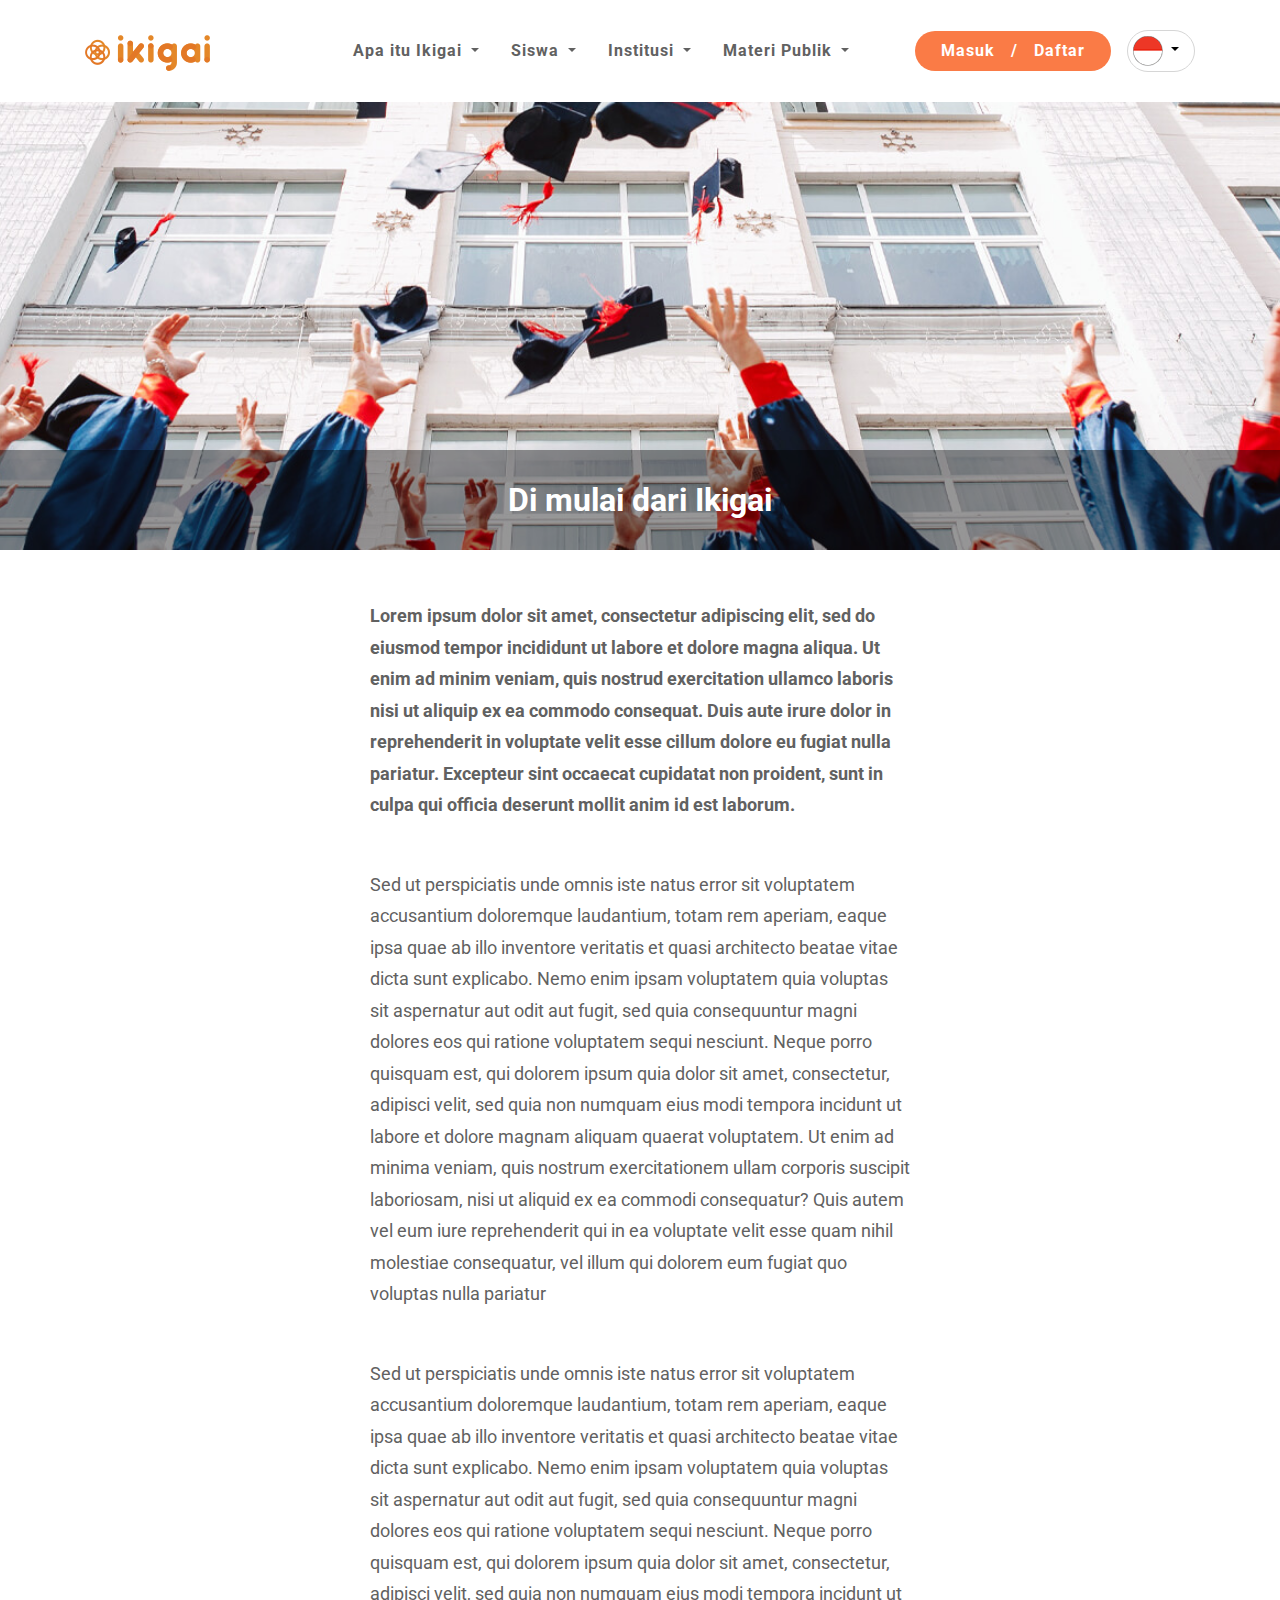
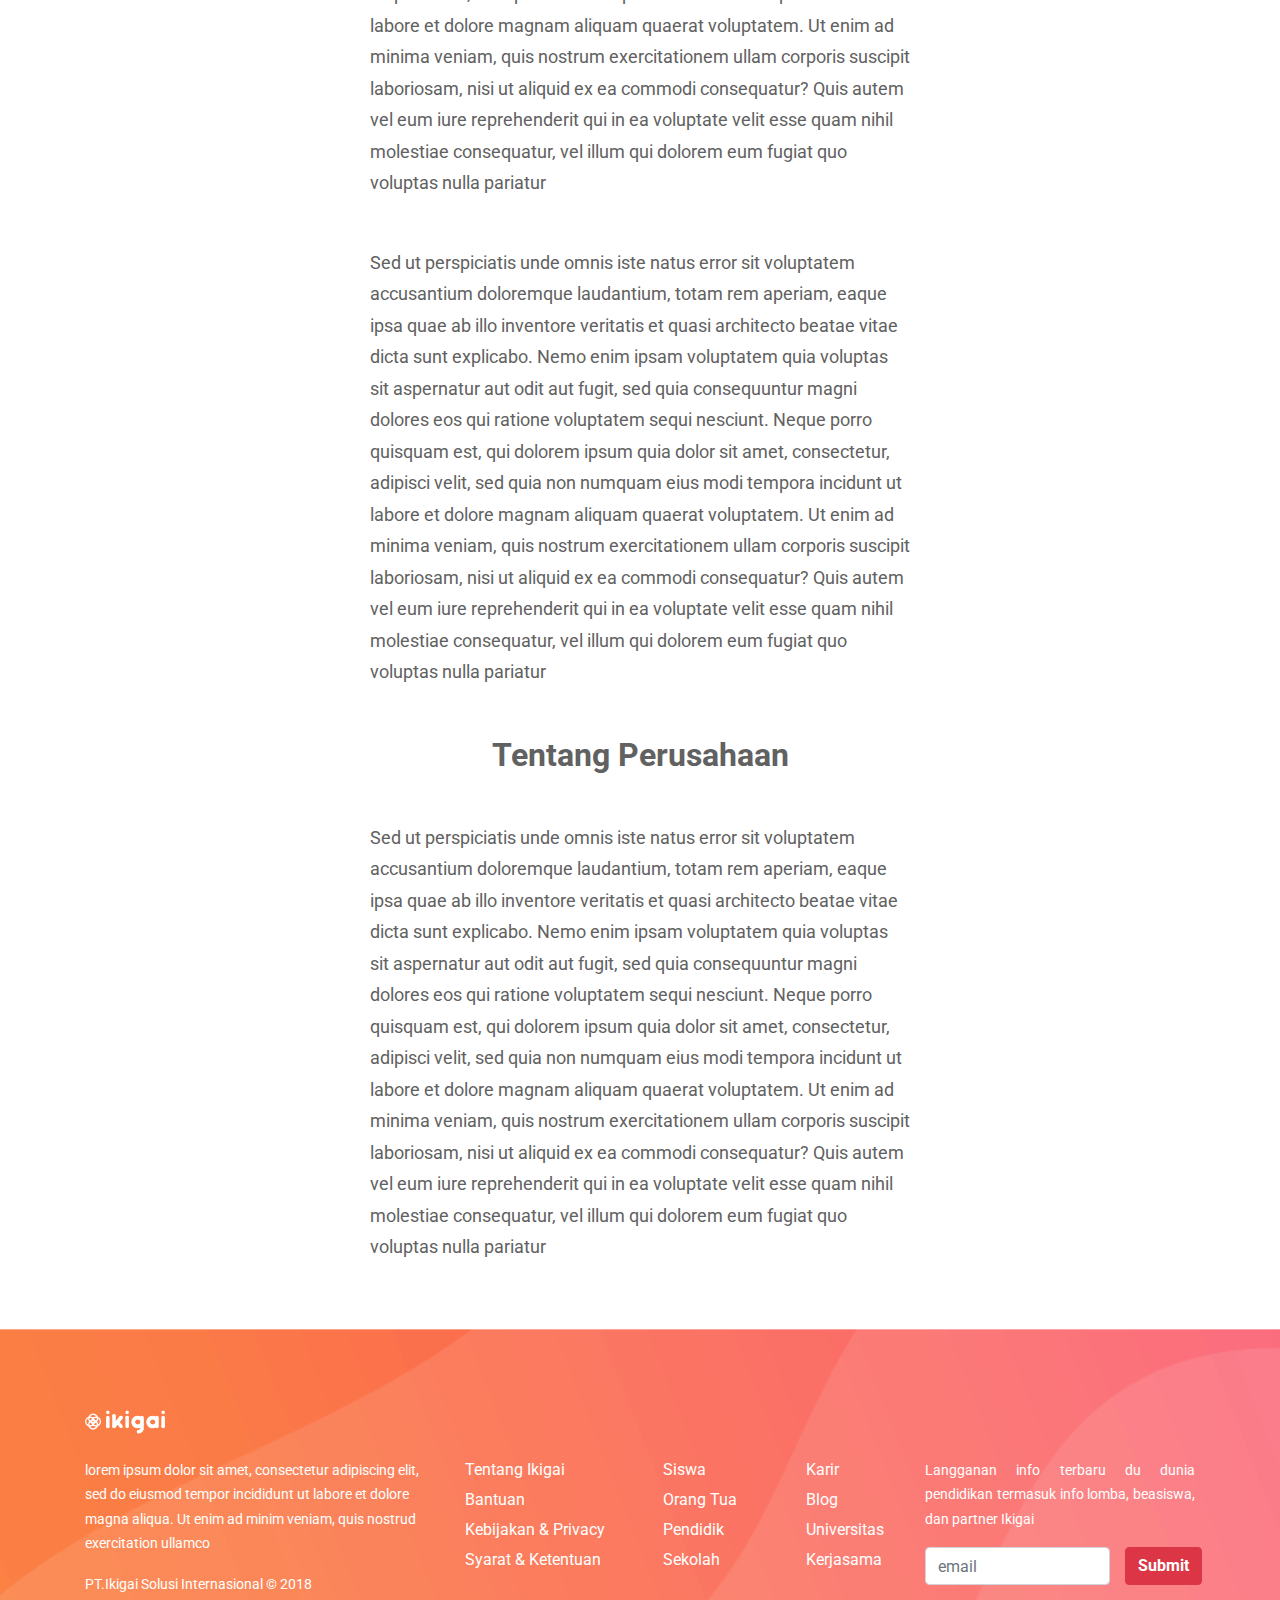
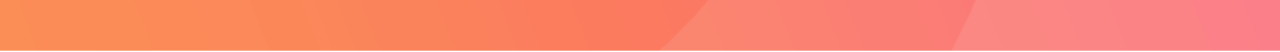
<file: about.html>
<!DOCTYPE html>
<html lang="en">
  <head>
    <meta charset="utf-8">
    <meta name="viewport" content="width=device-width, initial-scale=1, shrink-to-fit=no">
    <meta name="description" content="">
    <meta name="author" content="">
    <title>Ikigai - Your Education Solution</title>
    <link rel="icon" href="img/ico.png" type="png">
    <!-- Bootstrap  CSS -->
    <link href="vendor/bootstrap/css/bootstrap.min.css" rel="stylesheet">
    <!-- Custom fonts -->
    
    <link rel="stylesheet" href="vendor/aos/aos.css" />
    <link href="https://fonts.googleapis.com/css?family=Roboto:300,400,700" rel="stylesheet">
    <link href="https://fonts.googleapis.com/css?family=Patua+One" rel="stylesheet">
    <!-- Custom styles  -->
    <link rel="stylesheet" href="vendor/owl-carousel/owl.carousel.css">
    <link rel="stylesheet" href="vendor/owl-carousel/owl.theme.default.css">
    <link rel="stylesheet" href="https://cdn.materialdesignicons.com/2.8.94/css/materialdesignicons.min.css">
    <link href="css/ikigai.css" rel="stylesheet">
  </head>
    <body id="page-top">
        <nav class="navbar navbar-expand-lg navbar-light fixed-top" id="mainNav">
      <div class="container">
        <a class="navbar-brand js-scroll-trigger" href="#page-top">
          <img src="img/logo.png">
        </a>
        <a href="#" class="btn btn-orange rounded-25 px-3 ml-4 d-block d-sm-none" data-toggle="modal" data-target="#modal_signup"">Daftar</a>
        <div class="dropdown mr-0 d-block d-sm-none">
          <button class="btn ik-btn-lang dropdown-toggle" type="button" id="dropdownMenuButton" data-toggle="dropdown" aria-haspopup="true" aria-expanded="false">
          <img src="img/flag-in.png">
          </button>
          <div class="ik-btn-lang-dropdown dropdown-menu " aria-labelledby="dropdownMenuButton">
            <a class="dropdown-item" href="#"><img src="img/flag-en.png"></a>
            
          </div>
        </div>
        <button class="navbar-toggler navbar-toggler-right" type="button" data-toggle="collapse" data-target="#navbarResponsive" aria-controls="navbarResponsive" aria-expanded="false" aria-label="Toggle navigation">
        <span class="navbar-toggler-icon"></span>
        </button>
        <div class="collapse navbar-collapse" id="navbarResponsive">
          <ul class="navbar-nav ml-auto">
            <li class="nav-item dropdown">
              <a class="nav-link dropdown-toggle" id="navbarDropdownMenuLink" data-toggle="dropdown" aria-haspopup="true" aria-expanded="false">
                Apa itu Ikigai
              </a>
              <ul class="dropdown-menu" aria-labelledby="navbarDropdownMenuLink">
                <li><a class="dropdown-item" href="about.html">Tentang Ikigai</a></li>
                <li><a class="dropdown-item" href="how-it-works.html">Cara Kerja Ikigai</a></li>
              </ul>
            </li>
            <li class="nav-item dropdown">
              <a class="nav-link dropdown-toggle" id="navbarDropdownMenuLink" data-toggle="dropdown" aria-haspopup="true" aria-expanded="false">
                Siswa
              </a>
              <ul class="dropdown-menu" aria-labelledby="navbarDropdownMenuLink">
                <li><a class="dropdown-item" href="student.html">Siswa</a></li>
                <li><a class="dropdown-item" href="parents.html">Orang Tua</a></li>
                
              </ul>
            </li>
            <li class="nav-item dropdown">
              <a class="nav-link dropdown-toggle" id="navbarDropdownMenuLink" data-toggle="dropdown" aria-haspopup="true" aria-expanded="false">
                Institusi
              </a>
              <ul class="dropdown-menu" aria-labelledby="navbarDropdownMenuLink">
                <li><a class="dropdown-item" href="school.html">Sekolah</a></li>
                <li><a class="dropdown-item" href="university.html">Universitas</a></li>
                <li><a class="dropdown-item" href="cooperation.html">Kerjasama</a></li>
                
              </ul>
            </li>
            <li class="nav-item dropdown">
              <a class="nav-link dropdown-toggle" id="navbarDropdownMenuLink" data-toggle="dropdown" aria-haspopup="true" aria-expanded="false">
                Materi Publik
              </a>
              <ul class="dropdown-menu" aria-labelledby="navbarDropdownMenuLink">
                <li><a class="dropdown-item" href="blog.html">Blog</a></li>
                <li><a class="dropdown-item" href="press.html">Press Realease</a></li>
                
              </ul>
            </li>
            
          </ul>
          <div class="ik-login-warp  d-none d-sm-block">
            <ul class="navbar-nav ik-login-btn">
              <li class="nav-item">
                <a class="nav-link " data-toggle="modal" data-target="#modal_login">Masuk</a>
                
              </li>
              <li class="nav-item d-none d-sm-block">
                <span class="nav-link separator " href="login.html">/</span>
                
              </li>
              <li class="nav-item">
                <a class="nav-link " data-toggle="modal" data-target="#modal_signup" "="">Daftar</a>
              </li>
            </ul>
          </div>
          <div class="dropdown d-none d-sm-block">
            <button class="btn ik-btn-lang dropdown-toggle" type="button" id="dropdownMenuButton" data-toggle="dropdown" aria-haspopup="true" aria-expanded="false">
            <img src="img/flag-in.png">
            </button>
            <div class="ik-btn-lang-dropdown dropdown-menu " aria-labelledby="dropdownMenuButton">
              <a class="dropdown-item" href="#"><img src="img/flag-en.png"></a>
              
            </div>
          </div>
        </div>
      </div>
    </nav>
    
        <header class="masthead">
            <div class="container-fluid px-0">
                <div class="intro-text">
                    
                    <div class="intro-heading ">Di mulai dari Ikigai</div>
                    
                </div>
            </div>
        </header>
        <section class="detail-page">
            <div class="container">
                <div class="row">
                    <div class="col-md-6 col-xs-12 mx-auto">
                        <article>
                            <p><strong>Lorem ipsum dolor sit amet, consectetur adipiscing elit, sed do eiusmod tempor incididunt ut labore et dolore magna aliqua. Ut enim ad minim veniam, quis nostrud exercitation ullamco laboris nisi ut aliquip ex ea commodo consequat. Duis aute irure dolor in reprehenderit in voluptate velit esse cillum dolore eu fugiat nulla pariatur. Excepteur sint occaecat cupidatat non proident, sunt in culpa qui officia deserunt mollit anim id est laborum.</strong></p>
                            <!-- separator -->
                            <p class="mt-5">Sed ut perspiciatis unde omnis iste natus error sit voluptatem accusantium doloremque laudantium, totam rem aperiam, eaque ipsa quae ab illo inventore veritatis et quasi architecto beatae vitae dicta sunt explicabo. Nemo enim ipsam voluptatem quia voluptas sit aspernatur aut odit aut fugit, sed quia consequuntur magni dolores eos qui ratione voluptatem sequi nesciunt. Neque porro quisquam est, qui dolorem ipsum quia dolor sit amet, consectetur, adipisci velit, sed quia non numquam eius modi tempora incidunt ut labore et dolore magnam aliquam quaerat voluptatem. Ut enim ad minima veniam, quis nostrum exercitationem ullam corporis suscipit laboriosam, nisi ut aliquid ex ea commodi consequatur? Quis autem vel eum iure reprehenderit qui in ea voluptate velit esse quam nihil molestiae consequatur, vel illum qui dolorem eum fugiat quo voluptas nulla pariatur</p>
                            <p class="mt-5">Sed ut perspiciatis unde omnis iste natus error sit voluptatem accusantium doloremque laudantium, totam rem aperiam, eaque ipsa quae ab illo inventore veritatis et quasi architecto beatae vitae dicta sunt explicabo. Nemo enim ipsam voluptatem quia voluptas sit aspernatur aut odit aut fugit, sed quia consequuntur magni dolores eos qui ratione voluptatem sequi nesciunt. Neque porro quisquam est, qui dolorem ipsum quia dolor sit amet, consectetur, adipisci velit, sed quia non numquam eius modi tempora incidunt ut labore et dolore magnam aliquam quaerat voluptatem. Ut enim ad minima veniam, quis nostrum exercitationem ullam corporis suscipit laboriosam, nisi ut aliquid ex ea commodi consequatur? Quis autem vel eum iure reprehenderit qui in ea voluptate velit esse quam nihil molestiae consequatur, vel illum qui dolorem eum fugiat quo voluptas nulla pariatur</p>
                            <p class="mt-5">Sed ut perspiciatis unde omnis iste natus error sit voluptatem accusantium doloremque laudantium, totam rem aperiam, eaque ipsa quae ab illo inventore veritatis et quasi architecto beatae vitae dicta sunt explicabo. Nemo enim ipsam voluptatem quia voluptas sit aspernatur aut odit aut fugit, sed quia consequuntur magni dolores eos qui ratione voluptatem sequi nesciunt. Neque porro quisquam est, qui dolorem ipsum quia dolor sit amet, consectetur, adipisci velit, sed quia non numquam eius modi tempora incidunt ut labore et dolore magnam aliquam quaerat voluptatem. Ut enim ad minima veniam, quis nostrum exercitationem ullam corporis suscipit laboriosam, nisi ut aliquid ex ea commodi consequatur? Quis autem vel eum iure reprehenderit qui in ea voluptate velit esse quam nihil molestiae consequatur, vel illum qui dolorem eum fugiat quo voluptas nulla pariatur</p>
                            <h2 class="text-center mt-5">Tentang Perusahaan</h2>
                            <p class="mt-5">Sed ut perspiciatis unde omnis iste natus error sit voluptatem accusantium doloremque laudantium, totam rem aperiam, eaque ipsa quae ab illo inventore veritatis et quasi architecto beatae vitae dicta sunt explicabo. Nemo enim ipsam voluptatem quia voluptas sit aspernatur aut odit aut fugit, sed quia consequuntur magni dolores eos qui ratione voluptatem sequi nesciunt. Neque porro quisquam est, qui dolorem ipsum quia dolor sit amet, consectetur, adipisci velit, sed quia non numquam eius modi tempora incidunt ut labore et dolore magnam aliquam quaerat voluptatem. Ut enim ad minima veniam, quis nostrum exercitationem ullam corporis suscipit laboriosam, nisi ut aliquid ex ea commodi consequatur? Quis autem vel eum iure reprehenderit qui in ea voluptate velit esse quam nihil molestiae consequatur, vel illum qui dolorem eum fugiat quo voluptas nulla pariatur</p>
                        </article>
                    </div>
                </div>
            </div>
        </section>
      <section class="footer">
      <div class="container">
        <div class="row">
          <div class="col-12 mb-4  text-center text-md-left">
            <img src="img/logo-white.png">
          </div>
          <div class="col-12 col-md-4 text-center text-md-left">
            
            <p>lorem ipsum dolor sit amet, consectetur adipiscing elit, sed do eiusmod tempor incididunt ut labore et dolore magna aliqua. Ut enim ad minim veniam, quis nostrud exercitation ullamco  </p>
            <p>PT.Ikigai Solusi Internasional &copy; 2018</p>
          </div>
          <div class="col-12 col-md-5  text-center text-md-left">
            <div class="row">
              <div class="col-12 col-md-5  text-center text-md-left">
                <ul class="m-0 p-0 ">
                  <li><a href="about.html">Tentang Ikigai</a></li>
                  <li><a href="help.html">Bantuan</a></li>
                  <li><a href="policy.html">Kebijakan & Privacy</a></li>
                  <li><a href="condition.html">Syarat & Ketentuan</a></li>
                </ul>
              </div>
              <div class="col-12 col-md-4 ml-0  text-center text-md-left">
                <ul class="m-0 p-0">
                  <li><a href="student.html">Siswa</a></li>
                  <li><a href="parent.html">Orang Tua</a></li>
                  <li><a href="teacher.html">Pendidik</a></li>
                  <li><a href="school.html">Sekolah</a></li>
                </ul>
              </div>
              <div class="col-12 col-md-3 pl-3 pl-md-0 text-center text-md-left">
                <ul class="m-0 p-0">
                  <li><a href="career.html">Karir</a></li>
                  <li><a href="blog.html">Blog</a></li>
                  <li><a href="university.html">Universitas</a></li>
                  <li><a href="cooperation.html">Kerjasama</a></li>
                </ul>
              </div>
            </div>
          </div>
          <div class="col-12 col-md-3 pl-3 pl-md-0 mt-3 mt-md-0 text-justify ">
            <p>Langganan info terbaru du dunia pendidikan termasuk info lomba, beasiswa, dan partner Ikigai</p>
            <form>
              <div class="row">
                <div class="col-8 pr-0">
                  <input type="text" class="form-control" placeholder="email">
                </div>
                <div class="col-4">
                  <button class="btn btn-md btn-danger" type="submit" >Submit</button>
                </div>
              </div>
            </form>
          </div>
        </div>
      </div>
    </section>
        
        
        <!-- Bootstrap core JavaScript -->
        <script src="js/jquery.min.js"></script>
        <script src="vendor/bootstrap/js/bootstrap.bundle.min.js"></script>
        <!-- Plugin JavaScript -->
        <script src="vendor/jquery-easing/jquery.easing.min.js"></script>
        <script src="vendor/parallax.min.js"></script>
        <!-- Contact form JavaScript -->
        <script src="js/jqBootstrapValidation.js"></script>
        <script src="js/contact_me.js"></script>
        <!-- Custom scripts   -->
        
        <script src="js/ikigai.min.js"></script>
        <script src="js/slider.js"></script>
        <script src="vendor/aos/aos.js"></script>
        <script src="vendor/owl-carousel/owl.carousel.min.js"></script>
        <script>
        AOS.init();
        </script>
    </body>
</html>
</file>
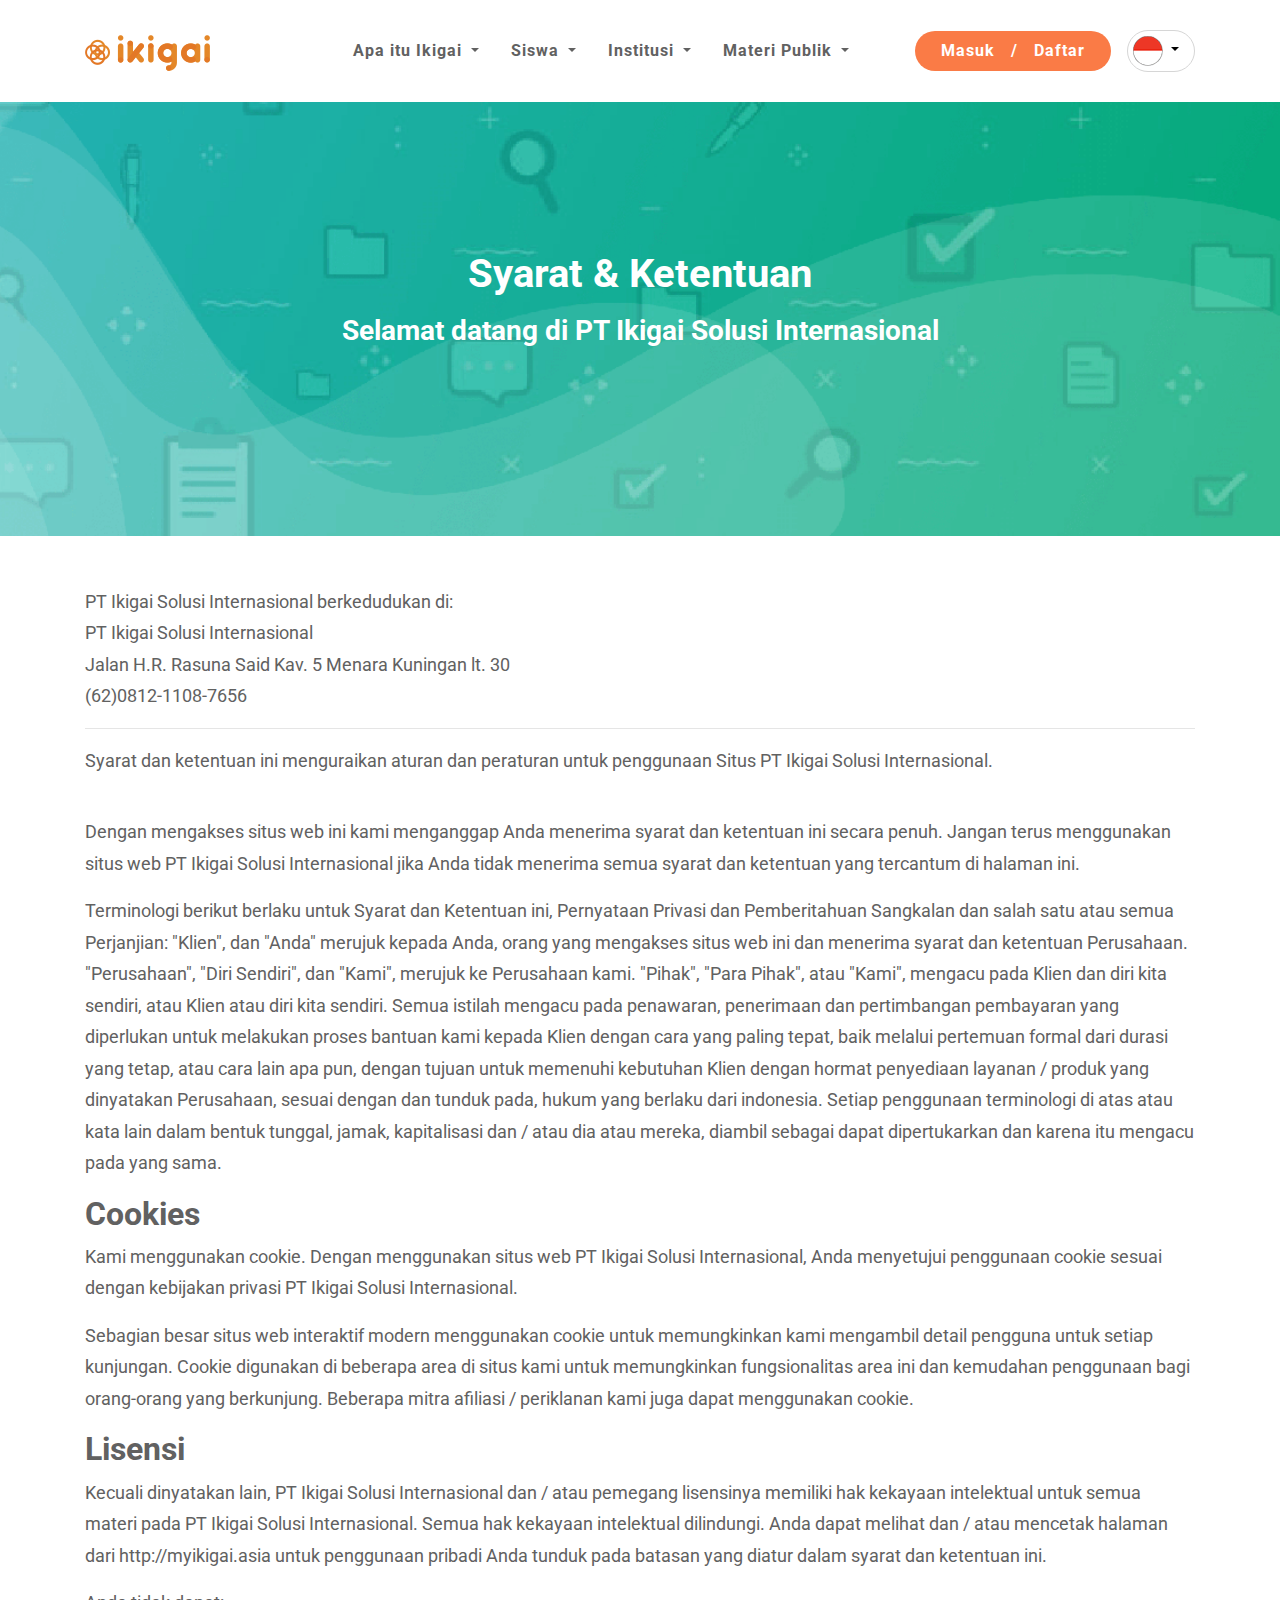
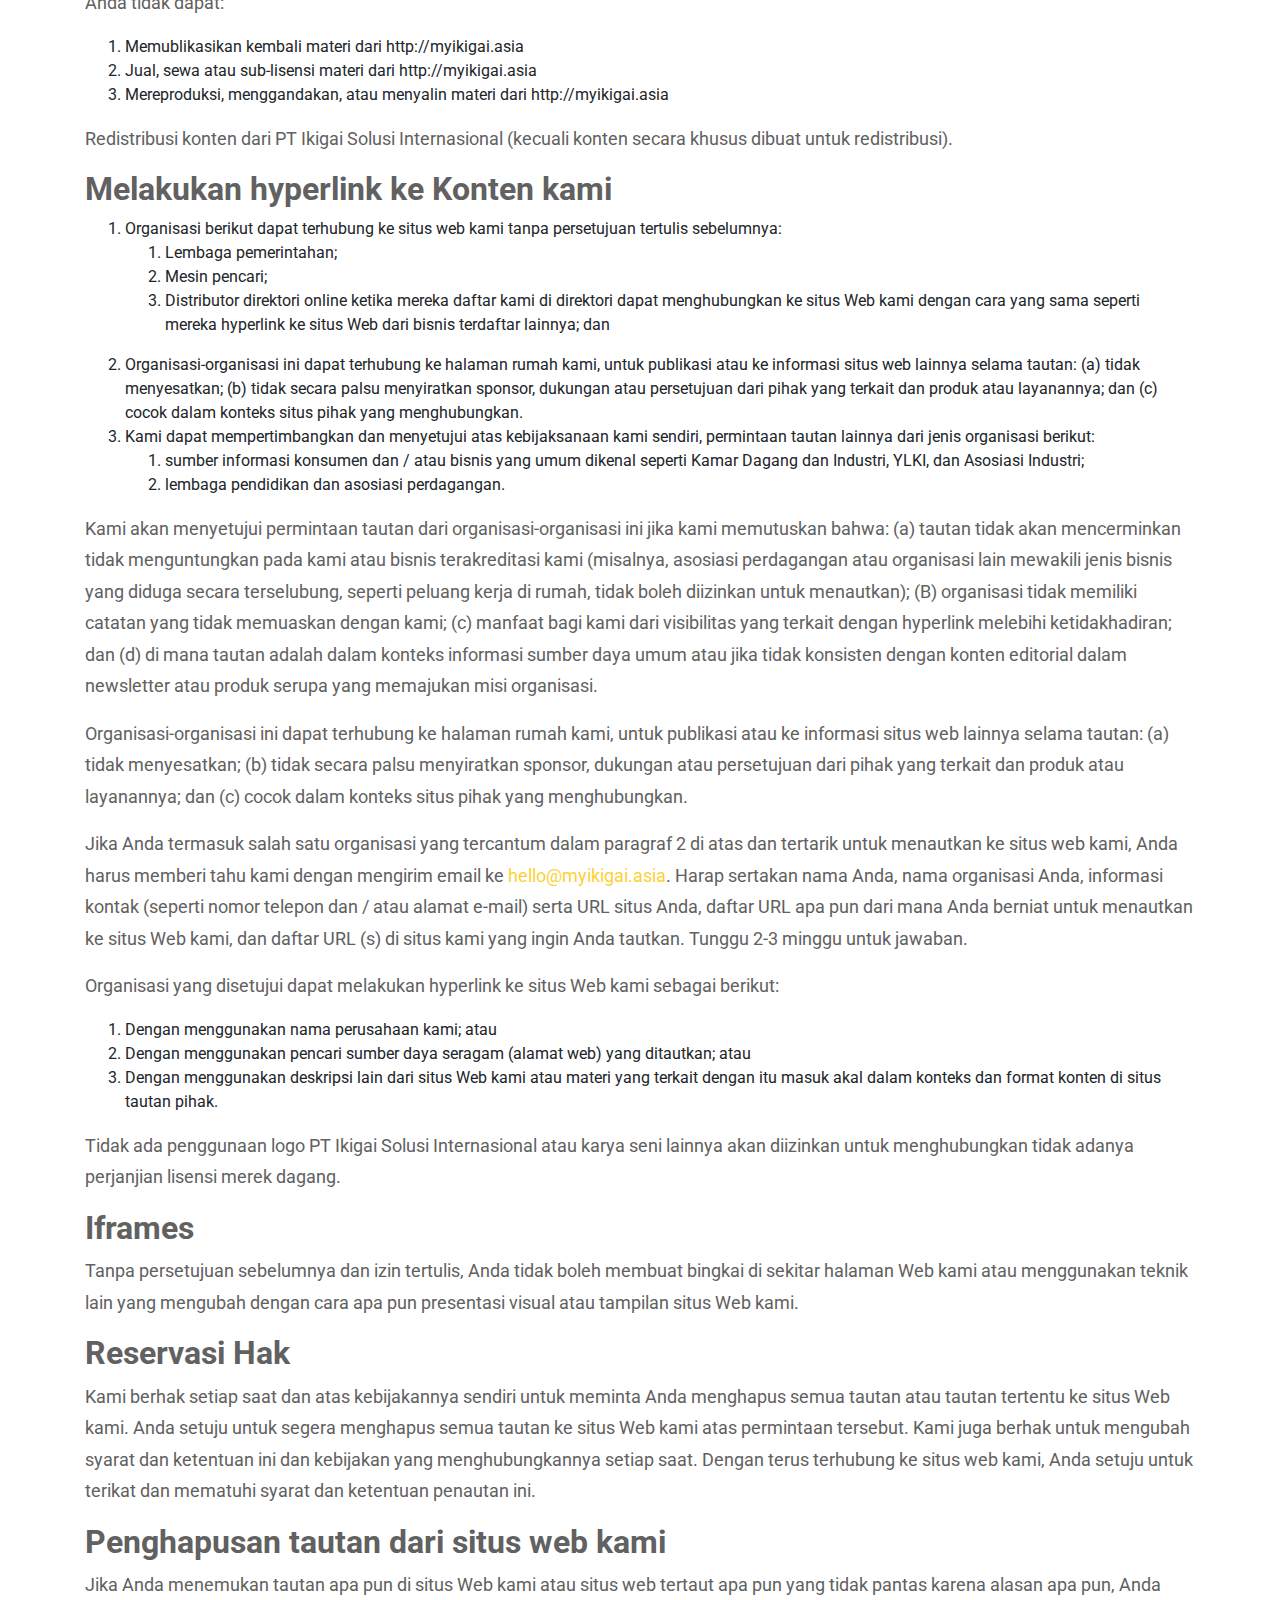
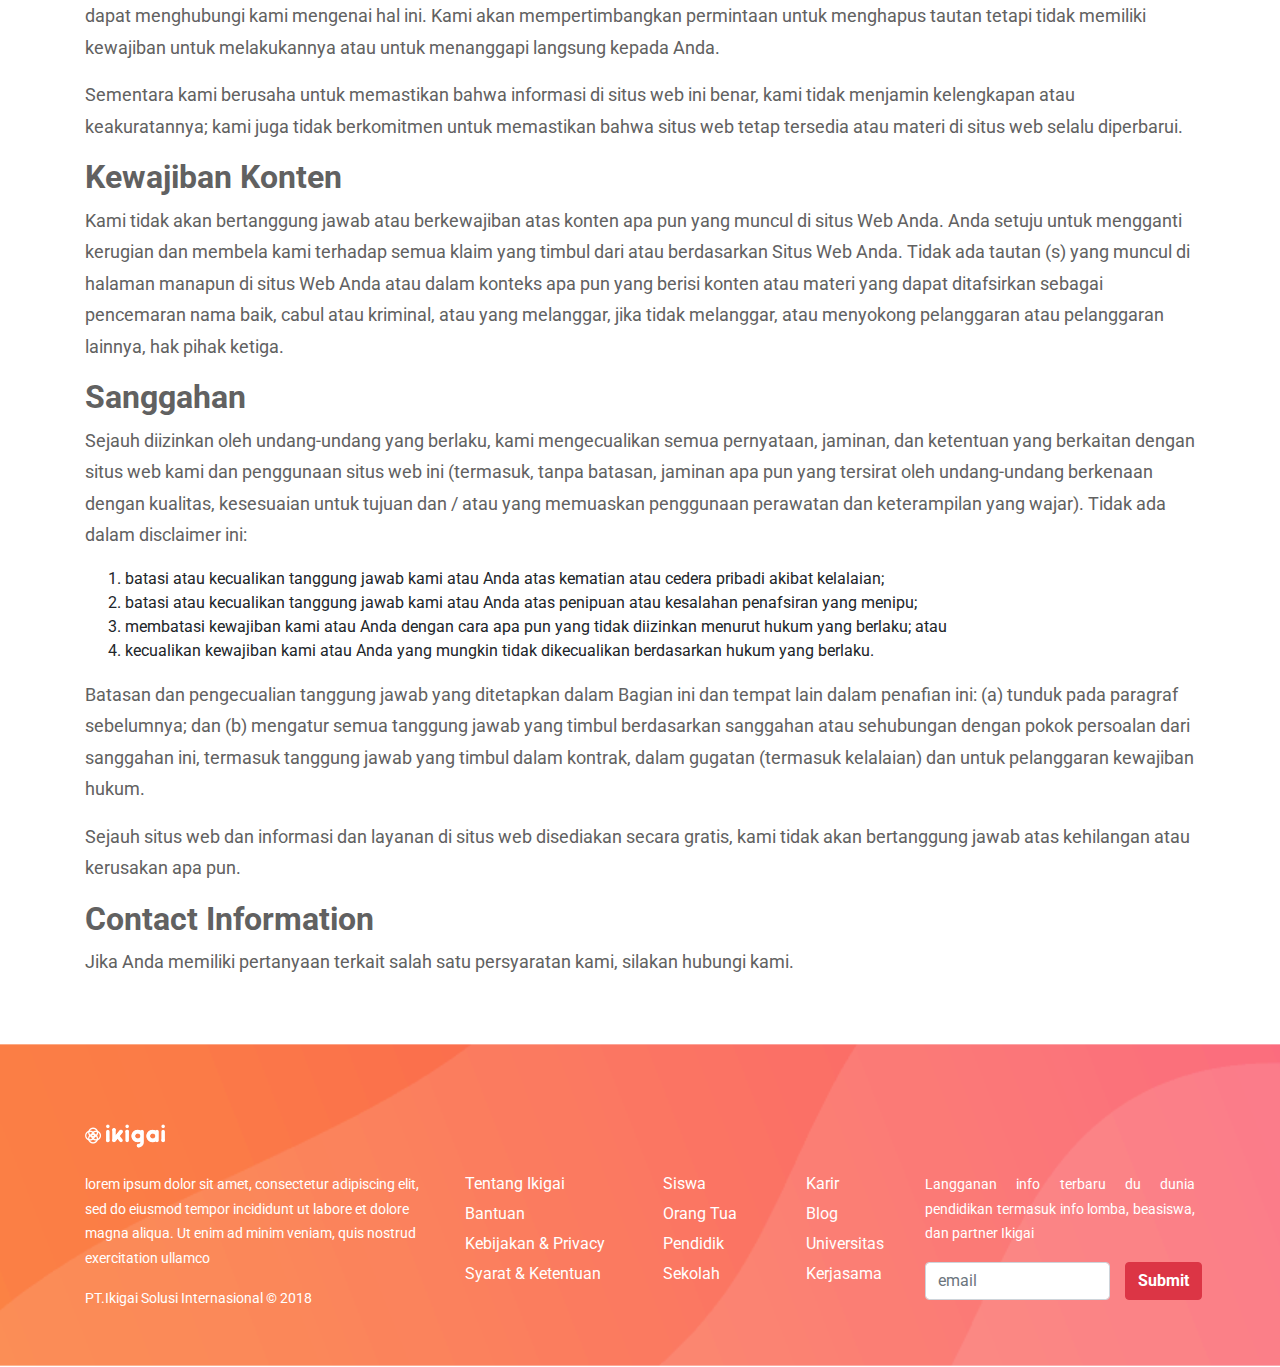
<file: condition.html>
<!DOCTYPE html>
<html lang="en">
  <head>
    <meta charset="utf-8">
    <meta name="viewport" content="width=device-width, initial-scale=1, shrink-to-fit=no">
    <meta name="description" content="">
    <meta name="author" content="">
    <title>Ikigai - Your Education Solution</title>
    <link rel="icon" href="img/ico.png" type="png">
    <!-- Bootstrap  CSS -->
    <link href="vendor/bootstrap/css/bootstrap.min.css" rel="stylesheet">
    <!-- Custom fonts -->
    
    <link rel="stylesheet" href="vendor/aos/aos.css" />
    <link href="https://fonts.googleapis.com/css?family=Roboto:300,400,700" rel="stylesheet">
    <link href="https://fonts.googleapis.com/css?family=Patua+One" rel="stylesheet">
    <!-- Custom styles  -->
    <link rel="stylesheet" href="vendor/owl-carousel/owl.carousel.css">
    <link rel="stylesheet" href="vendor/owl-carousel/owl.theme.default.css">
    <link rel="stylesheet" href="https://cdn.materialdesignicons.com/2.8.94/css/materialdesignicons.min.css">
    <link href="css/ikigai.css" rel="stylesheet">
  </head>
  <body id="page-top">
    <!-- Navigation -->
    <nav class="navbar navbar-expand-lg navbar-light fixed-top" id="mainNav">
      <div class="container">
        <a class="navbar-brand js-scroll-trigger" href="#page-top">
          <img src="img/logo.png">
        </a>
        <a href="#" class="btn btn-orange rounded-25 px-3 ml-4 d-block d-sm-none" data-toggle="modal" data-target="#modal_signup"">Daftar</a>
        <div class="dropdown mr-0 d-block d-sm-none">
          <button class="btn ik-btn-lang dropdown-toggle" type="button" id="dropdownMenuButton" data-toggle="dropdown" aria-haspopup="true" aria-expanded="false">
          <img src="img/flag-in.png">
          </button>
          <div class="ik-btn-lang-dropdown dropdown-menu " aria-labelledby="dropdownMenuButton">
            <a class="dropdown-item" href="#"><img src="img/flag-en.png"></a>
            
          </div>
        </div>
        <button class="navbar-toggler navbar-toggler-right" type="button" data-toggle="collapse" data-target="#navbarResponsive" aria-controls="navbarResponsive" aria-expanded="false" aria-label="Toggle navigation">
        <span class="navbar-toggler-icon"></span>
        </button>
        <div class="collapse navbar-collapse" id="navbarResponsive">
          <ul class="navbar-nav ml-auto">
            <li class="nav-item dropdown">
              <a class="nav-link dropdown-toggle" id="navbarDropdownMenuLink" data-toggle="dropdown" aria-haspopup="true" aria-expanded="false">
                Apa itu Ikigai
              </a>
              <ul class="dropdown-menu" aria-labelledby="navbarDropdownMenuLink">
                <li><a class="dropdown-item" href="about.html">Tentang Ikigai</a></li>
                <li><a class="dropdown-item" href="how-it-works.html">Cara Kerja Ikigai</a></li>
              </ul>
            </li>
            <li class="nav-item dropdown">
              <a class="nav-link dropdown-toggle" id="navbarDropdownMenuLink" data-toggle="dropdown" aria-haspopup="true" aria-expanded="false">
                Siswa
              </a>
              <ul class="dropdown-menu" aria-labelledby="navbarDropdownMenuLink">
                <li><a class="dropdown-item" href="student.html">Siswa</a></li>
                <li><a class="dropdown-item" href="parents.html">Orang Tua</a></li>
                
              </ul>
            </li>
            <li class="nav-item dropdown">
              <a class="nav-link dropdown-toggle" id="navbarDropdownMenuLink" data-toggle="dropdown" aria-haspopup="true" aria-expanded="false">
                Institusi
              </a>
              <ul class="dropdown-menu" aria-labelledby="navbarDropdownMenuLink">
                <li><a class="dropdown-item" href="school.html">Sekolah</a></li>
                <li><a class="dropdown-item" href="university.html">Universitas</a></li>
                <li><a class="dropdown-item" href="cooperation.html">Kerjasama</a></li>
                
              </ul>
            </li>
            <li class="nav-item dropdown">
              <a class="nav-link dropdown-toggle" id="navbarDropdownMenuLink" data-toggle="dropdown" aria-haspopup="true" aria-expanded="false">
                Materi Publik
              </a>
              <ul class="dropdown-menu" aria-labelledby="navbarDropdownMenuLink">
                <li><a class="dropdown-item" href="blog.html">Blog</a></li>
                <li><a class="dropdown-item" href="press.html">Press Realease</a></li>
                
              </ul>
            </li>
            
          </ul>
          <div class="ik-login-warp  d-none d-sm-block">
            <ul class="navbar-nav ik-login-btn">
              <li class="nav-item">
                <a class="nav-link " data-toggle="modal" data-target="#modal_login">Masuk</a>
                
              </li>
              <li class="nav-item d-none d-sm-block">
                <span class="nav-link separator " href="login.html">/</span>
                
              </li>
              <li class="nav-item">
                <a class="nav-link " data-toggle="modal" data-target="#modal_signup" "="">Daftar</a>
              </li>
            </ul>
          </div>
          <div class="dropdown d-none d-sm-block">
            <button class="btn ik-btn-lang dropdown-toggle" type="button" id="dropdownMenuButton" data-toggle="dropdown" aria-haspopup="true" aria-expanded="false">
            <img src="img/flag-in.png">
            </button>
            <div class="ik-btn-lang-dropdown dropdown-menu " aria-labelledby="dropdownMenuButton">
              <a class="dropdown-item" href="#"><img src="img/flag-en.png"></a>
              
            </div>
          </div>
        </div>
      </div>
    </nav>
        <header class="masthead terms">
            <div class="container-fluid px-0">
                <div class="intro-text">
                    
                    <h1>Syarat & Ketentuan</h1>
                    <h3 class="mt-md-3 mt-2">Selamat datang di PT Ikigai Solusi Internasional</h3>
                    
                </div>
            </div>
        </header>
        <section class="detail-page">
            <div class="container">
                <div class="row">
                    <div class="col-md-12 col-xs-12 mx-auto">
                        <article>
                            <p class="text-small text-center text-md-left"> PT Ikigai Solusi Internasional berkedudukan di:<br/>
                                
                            PT Ikigai Solusi Internasional<br/>Jalan H.R. Rasuna Said Kav. 5 Menara Kuningan lt. 30<br/>(62)0812-1108-7656          
                              </p>
                               <hr>
                            
                       
                            <p>Syarat dan ketentuan ini menguraikan aturan dan peraturan untuk penggunaan Situs PT Ikigai Solusi Internasional.</p> <br />
                         
                            <p>Dengan mengakses situs web ini kami menganggap Anda menerima syarat dan ketentuan ini secara penuh. Jangan terus menggunakan situs web PT Ikigai Solusi Internasional jika Anda tidak menerima semua syarat dan ketentuan yang tercantum di halaman ini.</p>
                            <p>Terminologi berikut berlaku untuk Syarat dan Ketentuan ini, Pernyataan Privasi dan Pemberitahuan Sangkalan
                                dan salah satu atau semua Perjanjian: "Klien", dan "Anda" merujuk kepada Anda, orang yang mengakses situs web ini
                                dan menerima syarat dan ketentuan Perusahaan. "Perusahaan", "Diri Sendiri", dan "Kami", merujuk
                                ke Perusahaan kami. "Pihak", "Para Pihak", atau "Kami", mengacu pada Klien dan diri kita sendiri, atau Klien
                                atau diri kita sendiri. Semua istilah mengacu pada penawaran, penerimaan dan pertimbangan pembayaran yang diperlukan untuk melakukan
                                proses bantuan kami kepada Klien dengan cara yang paling tepat, baik melalui pertemuan formal
                                dari durasi yang tetap, atau cara lain apa pun, dengan tujuan untuk memenuhi kebutuhan Klien dengan hormat
                                penyediaan layanan / produk yang dinyatakan Perusahaan, sesuai dengan dan tunduk pada, hukum yang berlaku
                                dari indonesia. Setiap penggunaan terminologi di atas atau kata lain dalam bentuk tunggal, jamak,
                            kapitalisasi dan / atau dia atau mereka, diambil sebagai dapat dipertukarkan dan karena itu mengacu pada yang sama.</p>
                            <h2>Cookies</h2>
                            <p>Kami menggunakan cookie. Dengan menggunakan situs web PT Ikigai Solusi Internasional, Anda menyetujui penggunaan cookie sesuai dengan kebijakan privasi PT Ikigai Solusi Internasional.</p>
                            <p>Sebagian besar situs web interaktif modern menggunakan cookie untuk memungkinkan kami mengambil detail pengguna untuk setiap kunjungan. Cookie digunakan di beberapa area di situs kami untuk memungkinkan fungsionalitas area ini dan kemudahan penggunaan bagi orang-orang yang berkunjung. Beberapa mitra afiliasi / periklanan kami juga dapat menggunakan cookie.</p>
                            <h2>Lisensi</h2>
                            <p>Kecuali dinyatakan lain, PT Ikigai Solusi Internasional dan / atau pemegang lisensinya memiliki hak kekayaan intelektual untuk semua materi pada PT Ikigai Solusi Internasional. Semua hak kekayaan intelektual dilindungi. Anda dapat melihat dan / atau mencetak halaman dari http://myikigai.asia untuk penggunaan pribadi Anda tunduk pada batasan yang diatur dalam syarat dan ketentuan ini.</p>
                            <p>Anda tidak dapat:</p>
                            <ol>
                                <li>Memublikasikan kembali materi dari http://myikigai.asia</li>
                                <li>Jual, sewa atau sub-lisensi materi dari http://myikigai.asia</li>
                                <li>Mereproduksi, menggandakan, atau menyalin materi dari http://myikigai.asia</li>
                            </ol>
                            <p>Redistribusi konten dari PT Ikigai Solusi Internasional (kecuali konten secara khusus dibuat untuk redistribusi).</p>
                            <h2>Melakukan hyperlink ke Konten kami</h2>
                            <ol>
                                <li>Organisasi berikut dapat terhubung ke situs web kami tanpa persetujuan tertulis sebelumnya:
                                    <ol>
                                        <li>Lembaga pemerintahan;</li>
                                        <li>Mesin pencari;</li>
                                        <li>Distributor direktori online ketika mereka daftar kami di direktori dapat menghubungkan ke situs Web kami dengan cara yang sama seperti mereka hyperlink ke situs Web dari bisnis terdaftar lainnya; dan</li>
                                    </ol>
                                </li>
                            </ol>
                            <ol start="2">
                                <li>Organisasi-organisasi ini dapat terhubung ke halaman rumah kami, untuk publikasi atau ke informasi situs web lainnya selama tautan: (a) tidak menyesatkan; (b) tidak secara palsu menyiratkan sponsor, dukungan atau persetujuan dari pihak yang terkait dan produk atau layanannya; dan (c) cocok dalam konteks situs pihak yang menghubungkan.
                                </li>
                                <li>Kami dapat mempertimbangkan dan menyetujui atas kebijaksanaan kami sendiri, permintaan tautan lainnya dari jenis organisasi berikut:
                                    <ol>
                                        <li>sumber informasi konsumen dan / atau bisnis yang umum dikenal seperti Kamar Dagang dan Industri, YLKI, dan Asosiasi Industri;</li>
                                        <li>lembaga pendidikan dan asosiasi perdagangan.</li>
                                    </ol>
                                </li>
                            </ol>
                            <p>Kami akan menyetujui permintaan tautan dari organisasi-organisasi ini jika kami memutuskan bahwa: (a) tautan tidak akan mencerminkan
                                tidak menguntungkan pada kami atau bisnis terakreditasi kami (misalnya, asosiasi perdagangan atau organisasi lain
                                mewakili jenis bisnis yang diduga secara terselubung, seperti peluang kerja di rumah, tidak boleh diizinkan
                                untuk menautkan); (B) organisasi tidak memiliki catatan yang tidak memuaskan dengan kami; (c) manfaat bagi kami dari
                                visibilitas yang terkait dengan hyperlink melebihi ketidakhadiran; dan (d) di mana
                                tautan adalah dalam konteks informasi sumber daya umum atau jika tidak konsisten dengan konten editorial
                            dalam newsletter atau produk serupa yang memajukan misi organisasi.</p>
                            <p>Organisasi-organisasi ini dapat terhubung ke halaman rumah kami, untuk publikasi atau ke informasi situs web lainnya selama tautan: (a) tidak menyesatkan; (b) tidak secara palsu menyiratkan sponsor, dukungan atau persetujuan dari pihak yang terkait dan produk atau layanannya; dan (c) cocok dalam konteks situs pihak yang menghubungkan.</p>
                            <p>Jika Anda termasuk salah satu organisasi yang tercantum dalam paragraf 2 di atas dan tertarik untuk menautkan ke situs web kami, Anda harus memberi tahu kami dengan mengirim email ke <a href="mailto:hello@myikigai.asia" title="send an email to hello@myikigai.asia">hello@myikigai.asia</a>.
                        Harap sertakan nama Anda, nama organisasi Anda, informasi kontak (seperti nomor telepon dan / atau alamat e-mail) serta URL situs Anda, daftar URL apa pun dari mana Anda berniat untuk menautkan ke situs Web kami, dan daftar URL (s) di situs kami yang ingin Anda tautkan. Tunggu 2-3 minggu untuk jawaban.</p>
                        <p>Organisasi yang disetujui dapat melakukan hyperlink ke situs Web kami sebagai berikut:</p>
                        <ol>
                            <li>Dengan menggunakan nama perusahaan kami; atau</li>
                            <li>Dengan menggunakan pencari sumber daya seragam (alamat web) yang ditautkan; atau</li>
                            <li>Dengan menggunakan deskripsi lain dari situs Web kami atau materi yang terkait dengan itu masuk akal dalam konteks dan format konten di situs tautan pihak.</li>
                        </ol>
                        <p>Tidak ada penggunaan logo PT Ikigai Solusi Internasional atau karya seni lainnya akan diizinkan untuk menghubungkan tidak adanya perjanjian lisensi merek dagang.</p>
                        <h2>Iframes</h2>
                        <p>Tanpa persetujuan sebelumnya dan izin tertulis, Anda tidak boleh membuat bingkai di sekitar halaman Web kami atau menggunakan teknik lain yang mengubah dengan cara apa pun presentasi visual atau tampilan situs Web kami.</p>
                        <h2>Reservasi Hak</h2>
                        <p>Kami berhak setiap saat dan atas kebijakannya sendiri untuk meminta Anda menghapus semua tautan atau tautan tertentu ke situs Web kami. Anda setuju untuk segera menghapus semua tautan ke situs Web kami atas permintaan tersebut. Kami juga berhak untuk mengubah syarat dan ketentuan ini dan kebijakan yang menghubungkannya setiap saat. Dengan terus terhubung ke situs web kami, Anda setuju untuk terikat dan mematuhi syarat dan ketentuan penautan ini.</p>
                        <h2>Penghapusan tautan dari situs web kami</h2>
                        <p>Jika Anda menemukan tautan apa pun di situs Web kami atau situs web tertaut apa pun yang tidak pantas karena alasan apa pun, Anda dapat menghubungi kami mengenai hal ini. Kami akan mempertimbangkan permintaan untuk menghapus tautan tetapi tidak memiliki kewajiban untuk melakukannya atau untuk menanggapi langsung kepada Anda.</p>
                        <p>Sementara kami berusaha untuk memastikan bahwa informasi di situs web ini benar, kami tidak menjamin kelengkapan atau keakuratannya; kami juga tidak berkomitmen untuk memastikan bahwa situs web tetap tersedia atau materi di situs web selalu diperbarui.</p>
                        <h2>Kewajiban Konten</h2>
                        <p>Kami tidak akan bertanggung jawab atau berkewajiban atas konten apa pun yang muncul di situs Web Anda. Anda setuju untuk mengganti kerugian dan membela kami terhadap semua klaim yang timbul dari atau berdasarkan Situs Web Anda. Tidak ada tautan (s) yang muncul di halaman manapun di situs Web Anda atau dalam konteks apa pun yang berisi konten atau materi yang dapat ditafsirkan sebagai pencemaran nama baik, cabul atau kriminal, atau yang melanggar, jika tidak melanggar, atau menyokong pelanggaran atau pelanggaran lainnya, hak pihak ketiga.</p>
                        <h2>Sanggahan</h2>
                        <p>Sejauh diizinkan oleh undang-undang yang berlaku, kami mengecualikan semua pernyataan, jaminan, dan ketentuan yang berkaitan dengan situs web kami dan penggunaan situs web ini (termasuk, tanpa batasan, jaminan apa pun yang tersirat oleh undang-undang berkenaan dengan kualitas, kesesuaian untuk tujuan dan / atau yang memuaskan penggunaan perawatan dan keterampilan yang wajar). Tidak ada dalam disclaimer ini:</p>
                        <ol>
                            <li>batasi atau kecualikan tanggung jawab kami atau Anda atas kematian atau cedera pribadi akibat kelalaian;</li>
                            <li>batasi atau kecualikan tanggung jawab kami atau Anda atas penipuan atau kesalahan penafsiran yang menipu;</li>
                            <li>membatasi kewajiban kami atau Anda dengan cara apa pun yang tidak diizinkan menurut hukum yang berlaku; atau</li>
                            <li>kecualikan kewajiban kami atau Anda yang mungkin tidak dikecualikan berdasarkan hukum yang berlaku.</li>
                        </ol>
                        <p>Batasan dan pengecualian tanggung jawab yang ditetapkan dalam Bagian ini dan tempat lain dalam penafian ini: (a)
                        tunduk pada paragraf sebelumnya; dan (b) mengatur semua tanggung jawab yang timbul berdasarkan sanggahan atau sehubungan dengan pokok persoalan dari sanggahan ini, termasuk tanggung jawab yang timbul dalam kontrak, dalam gugatan (termasuk kelalaian) dan untuk pelanggaran kewajiban hukum.</p>
                        <p>Sejauh situs web dan informasi dan layanan di situs web disediakan secara gratis, kami tidak akan bertanggung jawab atas kehilangan atau kerusakan apa pun.</p>
                        <h2></h2>
                        <p></p>
                        <h2>Contact Information</h2>
                        <p>Jika Anda memiliki pertanyaan terkait salah satu persyaratan kami, silakan hubungi kami.</p>
                        
                    </article>
                </div>
            </div>
        </div>
    </section>
    <section class="footer">
      <div class="container">
        <div class="row">
          <div class="col-12 mb-4  text-center text-md-left">
            <img src="img/logo-white.png">
          </div>
          <div class="col-12 col-md-4 text-center text-md-left">
            
            <p>lorem ipsum dolor sit amet, consectetur adipiscing elit, sed do eiusmod tempor incididunt ut labore et dolore magna aliqua. Ut enim ad minim veniam, quis nostrud exercitation ullamco  </p>
            <p>PT.Ikigai Solusi Internasional &copy; 2018</p>
          </div>
          <div class="col-12 col-md-5  text-center text-md-left">
            <div class="row">
              <div class="col-12 col-md-5  text-center text-md-left">
                <ul class="m-0 p-0 ">
                  <li><a href="about.html">Tentang Ikigai</a></li>
                  <li><a href="help.html">Bantuan</a></li>
                  <li><a href="policy.html">Kebijakan & Privacy</a></li>
                  <li><a href="condition.html">Syarat & Ketentuan</a></li>
                </ul>
              </div>
              <div class="col-12 col-md-4 ml-0  text-center text-md-left">
                <ul class="m-0 p-0">
                  <li><a href="student.html">Siswa</a></li>
                  <li><a href="parent.html">Orang Tua</a></li>
                  <li><a href="teacher.html">Pendidik</a></li>
                  <li><a href="school.html">Sekolah</a></li>
                </ul>
              </div>
              <div class="col-12 col-md-3 pl-3 pl-md-0 text-center text-md-left">
                <ul class="m-0 p-0">
                  <li><a href="career.html">Karir</a></li>
                  <li><a href="blog.html">Blog</a></li>
                  <li><a href="university.html">Universitas</a></li>
                  <li><a href="cooperation.html">Kerjasama</a></li>
                </ul>
              </div>
            </div>
          </div>
          <div class="col-12 col-md-3 pl-3 pl-md-0 mt-3 mt-md-0 text-justify ">
            <p>Langganan info terbaru du dunia pendidikan termasuk info lomba, beasiswa, dan partner Ikigai</p>
            <form>
              <div class="row">
                <div class="col-8 pr-0">
                  <input type="text" class="form-control" placeholder="email">
                </div>
                <div class="col-4">
                  <button class="btn btn-md btn-danger" type="submit" >Submit</button>
                </div>
              </div>
            </form>
          </div>
        </div>
      </div>
    </section>
    
    <!-- Bootstrap core JavaScript -->
    <script src="js/jquery.min.js"></script>
    <script src="vendor/bootstrap/js/bootstrap.bundle.min.js"></script>
    <!-- Plugin JavaScript -->
    <script src="vendor/jquery-easing/jquery.easing.min.js"></script>
    <script src="vendor/parallax.min.js"></script>
    <!-- Contact form JavaScript -->
    <script src="js/jqBootstrapValidation.js"></script>
    <script src="js/contact_me.js"></script>
    <!-- Custom scripts   -->
    
    <script src="js/ikigai.min.js"></script>
    <script src="js/slider.js"></script>
    <script src="vendor/aos/aos.js"></script>
    <script src="vendor/owl-carousel/owl.carousel.min.js"></script>
    <script>
    AOS.init();
    </script>
</body>
</html>
</file>
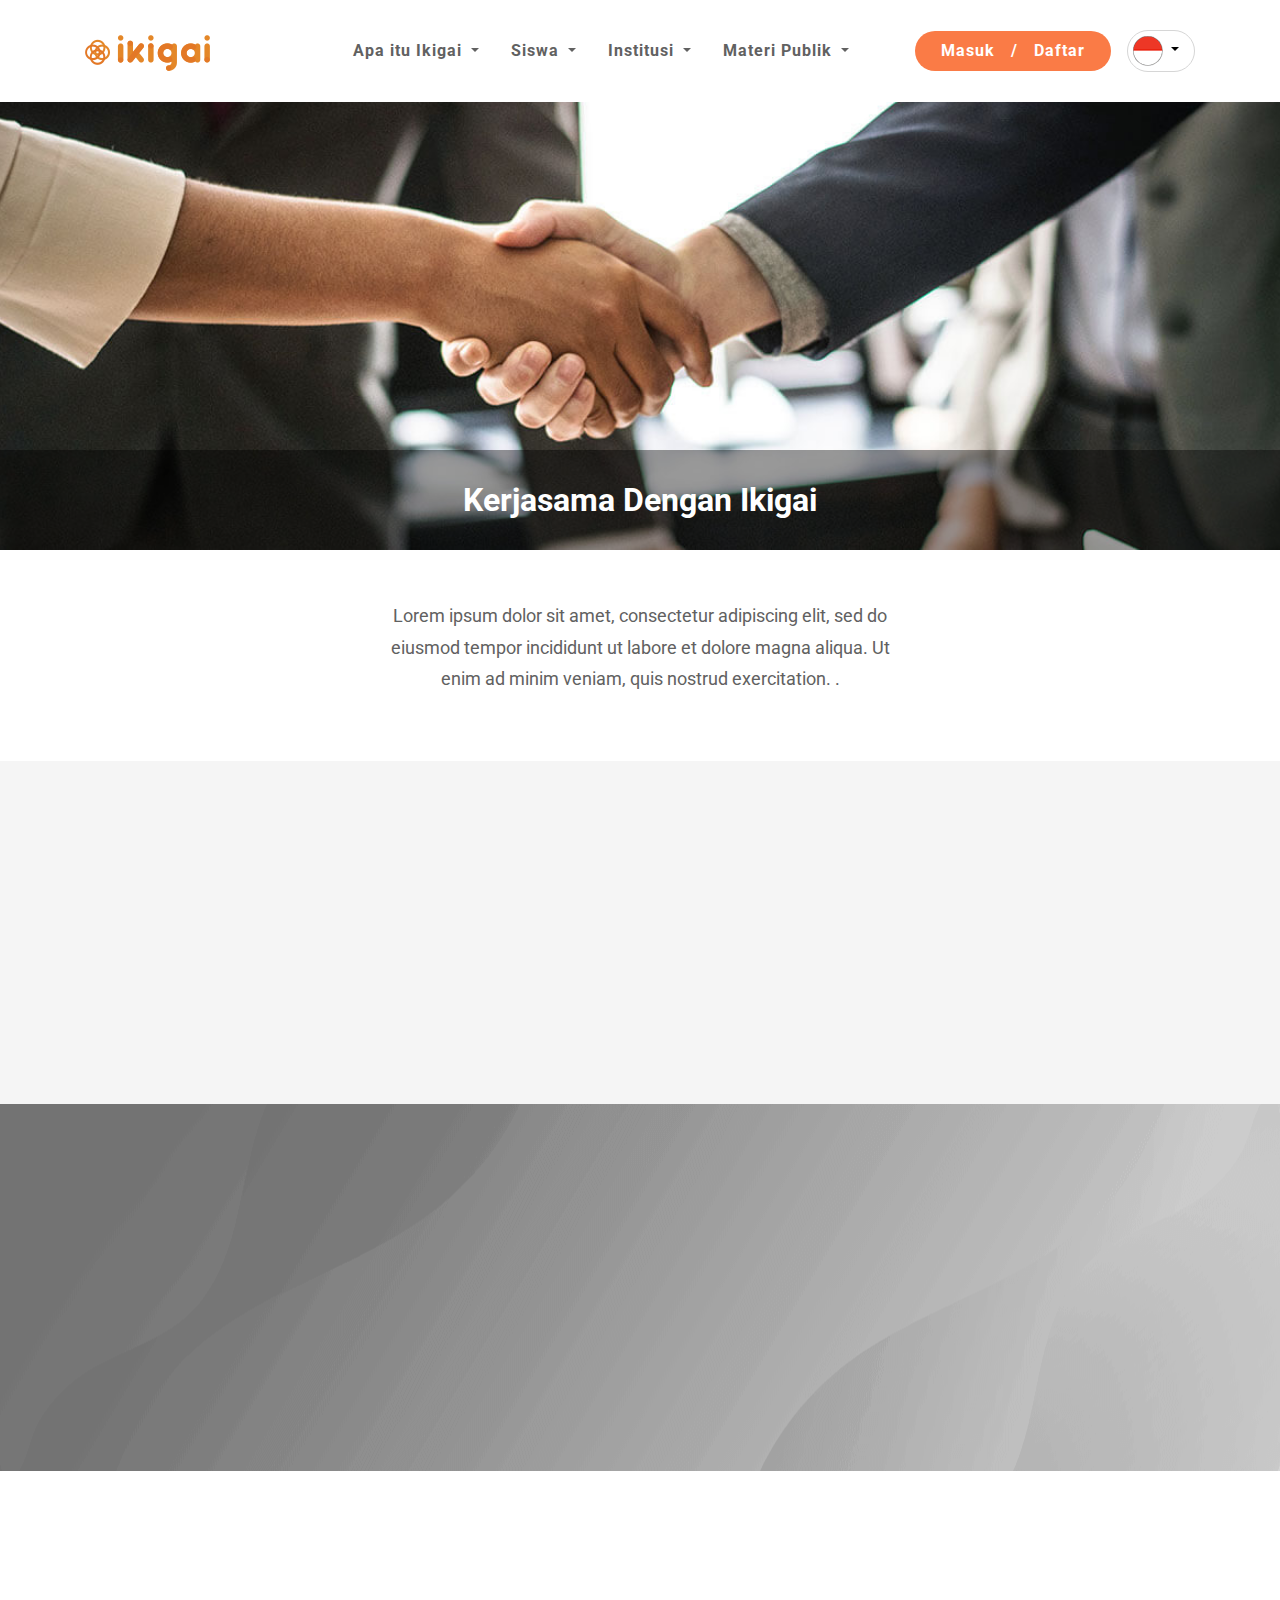
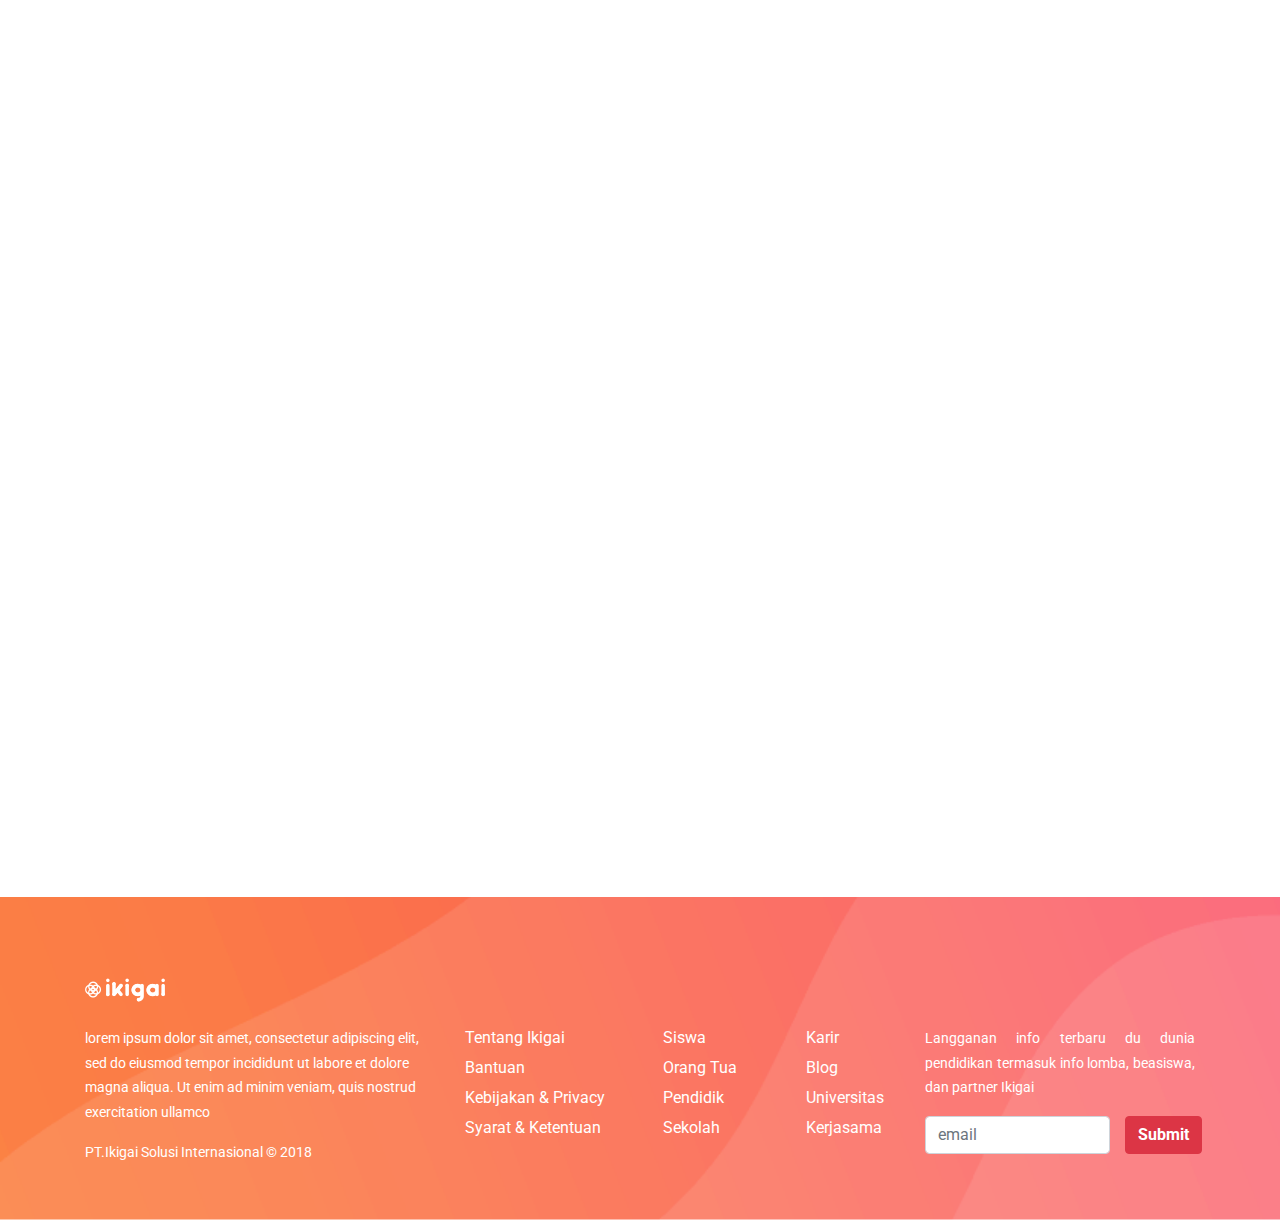
<file: cooperation.html>
<!DOCTYPE html>
<html lang="en">
  <head>
    <meta charset="utf-8">
    <meta name="viewport" content="width=device-width, initial-scale=1, shrink-to-fit=no">
    <meta name="description" content="">
    <meta name="author" content="">
    <title>Ikigai - Your Education Solution</title>
    <link rel="icon" href="img/ico.png" type="png">
    <!-- Bootstrap  CSS -->
    <link href="vendor/bootstrap/css/bootstrap.min.css" rel="stylesheet">
    <!-- Custom fonts -->
    
    <link rel="stylesheet" href="vendor/aos/aos.css" />
    <link href="https://fonts.googleapis.com/css?family=Roboto:300,400,700" rel="stylesheet">
    <link href="https://fonts.googleapis.com/css?family=Patua+One" rel="stylesheet">
    <!-- Custom styles  -->
    <link rel="stylesheet" href="vendor/owl-carousel/owl.carousel.css">
    <link rel="stylesheet" href="vendor/owl-carousel/owl.theme.default.css">
    <link rel="stylesheet" href="https://cdn.materialdesignicons.com/2.8.94/css/materialdesignicons.min.css">
    <link href="css/ikigai.css" rel="stylesheet">
  </head>
  <body id="page-top">
    <!-- Navigation -->
    <nav class="navbar navbar-expand-lg navbar-light fixed-top" id="mainNav">
      <div class="container">
        <a class="navbar-brand js-scroll-trigger" href="#page-top">
          <img src="img/logo.png">
        </a>
        <a href="#" class="btn btn-orange rounded-25 px-3 ml-4 d-block d-sm-none" data-toggle="modal" data-target="#modal_signup"">Daftar</a>
        <div class="dropdown mr-0 d-block d-sm-none">
          <button class="btn ik-btn-lang dropdown-toggle" type="button" id="dropdownMenuButton" data-toggle="dropdown" aria-haspopup="true" aria-expanded="false">
          <img src="img/flag-in.png">
          </button>
          <div class="ik-btn-lang-dropdown dropdown-menu " aria-labelledby="dropdownMenuButton">
            <a class="dropdown-item" href="#"><img src="img/flag-en.png"></a>
            
          </div>
        </div>
        <button class="navbar-toggler navbar-toggler-right" type="button" data-toggle="collapse" data-target="#navbarResponsive" aria-controls="navbarResponsive" aria-expanded="false" aria-label="Toggle navigation">
        <span class="navbar-toggler-icon"></span>
        </button>
        <div class="collapse navbar-collapse" id="navbarResponsive">
          <ul class="navbar-nav ml-auto">
            <li class="nav-item dropdown">
              <a class="nav-link dropdown-toggle" id="navbarDropdownMenuLink" data-toggle="dropdown" aria-haspopup="true" aria-expanded="false">
                Apa itu Ikigai
              </a>
              <ul class="dropdown-menu" aria-labelledby="navbarDropdownMenuLink">
                <li><a class="dropdown-item" href="about.html">Tentang Ikigai</a></li>
                <li><a class="dropdown-item" href="how-it-works.html">Cara Kerja Ikigai</a></li>
              </ul>
            </li>
            <li class="nav-item dropdown">
              <a class="nav-link dropdown-toggle" id="navbarDropdownMenuLink" data-toggle="dropdown" aria-haspopup="true" aria-expanded="false">
                Siswa
              </a>
              <ul class="dropdown-menu" aria-labelledby="navbarDropdownMenuLink">
                <li><a class="dropdown-item" href="student.html">Siswa</a></li>
                <li><a class="dropdown-item" href="parents.html">Orang Tua</a></li>
                
              </ul>
            </li>
            <li class="nav-item dropdown">
              <a class="nav-link dropdown-toggle" id="navbarDropdownMenuLink" data-toggle="dropdown" aria-haspopup="true" aria-expanded="false">
                Institusi
              </a>
              <ul class="dropdown-menu" aria-labelledby="navbarDropdownMenuLink">
                <li><a class="dropdown-item" href="school.html">Sekolah</a></li>
                <li><a class="dropdown-item" href="university.html">Universitas</a></li>
                <li><a class="dropdown-item" href="cooperation.html">Kerjasama</a></li>
                
              </ul>
            </li>
            <li class="nav-item dropdown">
              <a class="nav-link dropdown-toggle" id="navbarDropdownMenuLink" data-toggle="dropdown" aria-haspopup="true" aria-expanded="false">
                Materi Publik
              </a>
              <ul class="dropdown-menu" aria-labelledby="navbarDropdownMenuLink">
                <li><a class="dropdown-item" href="blog.html">Blog</a></li>
                <li><a class="dropdown-item" href="press.html">Press Realease</a></li>
                
              </ul>
            </li>
            
          </ul>
          <div class="ik-login-warp  d-none d-sm-block">
            <ul class="navbar-nav ik-login-btn">
              <li class="nav-item">
                <a class="nav-link " data-toggle="modal" data-target="#modal_login">Masuk</a>
                
              </li>
              <li class="nav-item d-none d-sm-block">
                <span class="nav-link separator " href="login.html">/</span>
                
              </li>
              <li class="nav-item">
                <a class="nav-link " data-toggle="modal" data-target="#modal_signup" "="">Daftar</a>
              </li>
            </ul>
          </div>
          <div class="dropdown d-none d-sm-block">
            <button class="btn ik-btn-lang dropdown-toggle" type="button" id="dropdownMenuButton" data-toggle="dropdown" aria-haspopup="true" aria-expanded="false">
            <img src="img/flag-in.png">
            </button>
            <div class="ik-btn-lang-dropdown dropdown-menu " aria-labelledby="dropdownMenuButton">
              <a class="dropdown-item" href="#"><img src="img/flag-en.png"></a>
              
            </div>
          </div>
        </div>
      </div>
    </nav>
    
        <header class="masthead partnership">
            <div class="container-fluid px-0">
                <div class="intro-text">
                    
                    <div class="intro-heading ">Kerjasama Dengan Ikigai</div>
                    
                </div>
            </div>
        </header>
        <section class="detail-partnership text-hero">
            <div class="container">
                <div class="row" data-aos="fade-up">
                    <div class="col-md-6 col-12 mx-auto">
                        <article>
                            <p class="text-grey text-center">Lorem ipsum dolor sit amet, consectetur adipiscing elit, sed do eiusmod tempor incididunt ut labore et dolore magna aliqua. Ut enim ad minim veniam, quis nostrud exercitation. . </p>
                        </article>
                    </div>
                </div>
            </div>
        </section>
        <section class="detail-partnership proof">
            <div class="container">
                <div class="row" data-aos="fade-up">
                    <div class="col-md-8 col-12 mx-auto text-center ">
                        <h4>Bentuk Kerja Sama</h4>
                        
                        
                        <div class="row mt-4">
                            <div class="col-md-4 text-center col-12 mt-4">
                                <img src="img/icon_partnership_3.png">
                                <p class="text-large mt-4">
                                    Talent Scouting
                                </p>
                            </div>
                            <div class="col-md-4 text-center col-12 mt-4">
                                <img src="img/icon_partnership_2.png">
                                <p class="text-large mt-4">
                                    Scholarship Digital <br>Management
                                </p>
                            </div>
                            <div class="col-md-4 text-center col-12 mt-4">
                                <img src="img/icon_partnership_1.png">
                                <p class="text-large mt-4">
                                    Student Recruitment  <br>(higher education)
                                </p>
                            </div>
                            
                        </div>
                    </div>
                    
                </div>
            </div>
        </section>
        <section class="detail-partnership contact-us">
            <div class="container">
                <div class="row" data-aos="fade-up">
                    <div class="col-md-7 col-12 text-center mx-auto">
                        <h3 class="text-white">Hubungi kami untuk membahas peluang kerjasama lebih lanjut</h3>
                        <a href=" " class="btn btn-danger btn-lg rounded-25 text-normal px-5 mt-4">Kirm Pesan</a>
                    </div>
                </div>
            </div>
        </div>
    </section>
    <section class="detail-school partner" data-aos="fade-up">
        <div class="container">
            <div class="row mb-3">
                <div class="col-12">
                    <div class="col-md-6 col-12 mx-auto mb-3 text-center">
                        <h3 class=" ">Bergabung Bersama Universitas Terbaik dalam Platform Ikigai</h3>
                    </div>
                    
                </div>
                <div class="col-md-10 col-12 mx-auto text-center">
                    <ul class="list-univ my-5">
                        <li><img src="img/univ/logo_uot.png"></li>
                        <li><img src="img/univ/logo_uoa.png"></li>
                        <li><img src="img/univ/logo_vu.png"></li>
                        <li><img src="img/univ/logo_marangoni.png"></li>
                        <li><img src="img/univ/logo_radbound.png"></li>
                        <li> <img src="img/univ/logo_saxion.png"></li>
                        <li><img src="img/univ/logo_qub.png"></li>
                        <li><img src="img/univ/logo_ucd.png"></li>
                        <li><img src="img/univ/logo_mmu.png"></li>
                        
                        
                    </ul>
                    
                </div>
                
                
                
                
            </div>
            
        </div>
    </section>
    <section class="detail-university find-out-more">
        <div class="container">
            <div class="row" data-aos="fade-up">
                <div class="col-md-7 col-12 mx-auto text-center">
                    <h3 class=" ">Cari Tahu lebih Banyak Tentang Kami</h3>
                    <p class="large mt-4">Ikigai ada untuk membantu anda dan anak anda mengakses pendidikan tinggi terbaik, dengan lebih mudah</p>
                </div>
                <div class="col-md-10 mx-auto">
                    <div class="row">
                        
                        <div class="col-md-4 col-7 mx-auto mt-4">
                            <a href="help.html" class="ik-card-link">
                                <div data-aos="fade-up" class="card ik-card rounded-10">
                                    
                                    <div class="card-body text-center p-4">
                                        <img src="img/icon_university_7.png">
                                        <p class="mt-2 mb-0"><b>Apa itu Ikigai</b> </p>
                                    </div>
                                    
                                </div>
                            </a>
                        </div>
                        <div class="col-md-4 col-7 mx-auto mt-4">
                            <a href="blog-teacher.html" class="ik-card-link">
                                <div data-aos="fade-up" class="card ik-card rounded-10">
                                    
                                    <div class="card-body text-center p-4">
                                        <img src="img/icon_university_6.png">
                                        <p class="mt-2 mb-0"><b>Bagaimana Ikigai bekerja</b> </p>
                                    </div>
                                    
                                </div>
                            </a>
                        </div>
                        <div class="col-md-4 col-7 mx-auto mt-4">
                            <a href="news.html" class="ik-card-link">
                                <div data-aos="fade-up" class="card ik-card rounded-10">
                                    
                                    <div class="card-body text-center p-4">
                                        <img src="img/icon_university_5.png">
                                        <p class="mt-2 mb-0"><b>Berita Ikigai</b> </p>
                                    </div>
                                    
                                </div>
                            </a>
                        </div>
                    </div>
                </div>
                
            </div>
        </div>
        <div class="space-150 d-none d-sm-block"></div>
    </section>
    
    <!-- =========================== footer -->
    <section class="footer">
        <div class="container">
            <div class="row">
                <div class="col-12 mb-4  text-center text-md-left">
                    <img src="img/logo-white.png">
                </div>
                <div class="col-12 col-md-4 text-center text-md-left">
                    
                    <p>lorem ipsum dolor sit amet, consectetur adipiscing elit, sed do eiusmod tempor incididunt ut labore et dolore magna aliqua. Ut enim ad minim veniam, quis nostrud exercitation ullamco  </p>
                    <p>PT.Ikigai Solusi Internasional &copy; 2018</p>
                </div>
                <div class="col-12 col-md-5  text-center text-md-left">
                    <div class="row">
                        <div class="col-12 col-md-5  text-center text-md-left">
                            <ul class="m-0 p-0 ">
                                <li><a href="about.html">Tentang Ikigai</a></li>
                                <li><a href="help.html">Bantuan</a></li>
                                <li><a href="policy.html">Kebijakan & Privacy</a></li>
                                <li><a href="condition.html">Syarat & Ketentuan</a></li>
                            </ul>
                        </div>
                        <div class="col-12 col-md-4 ml-0  text-center text-md-left">
                            <ul class="m-0 p-0">
                                <li><a href="student.html">Siswa</a></li>
                                <li><a href="parent.html">Orang Tua</a></li>
                                <li><a href="teacher.html">Pendidik</a></li>
                                <li><a href="school.html">Sekolah</a></li>
                            </ul>
                        </div>
                        <div class="col-12 col-md-3 pl-3 pl-md-0 text-center text-md-left">
                            <ul class="m-0 p-0">
                                <li><a href="career.html">Karir</a></li>
                                <li><a href="blog.html">Blog</a></li>
                                <li><a href="university.html">Universitas</a></li>
                                <li><a href="cooperation.html">Kerjasama</a></li>
                            </ul>
                        </div>
                    </div>
                </div>
                <div class="col-12 col-md-3 pl-3 pl-md-0 mt-3 mt-md-0 text-justify ">
                    <p>Langganan info terbaru du dunia pendidikan termasuk info lomba, beasiswa, dan partner Ikigai</p>
                    <form>
                        <div class="row">
                            <div class="col-8 pr-0">
                                <input type="text" class="form-control" placeholder="email">
                            </div>
                            <div class="col-4">
                                <button class="btn btn-md btn-danger" type="submit" >Submit</button>
                            </div>
                        </div>
                    </form>
                </div>
            </div>
        </div>
    </section>
    <!-- ======================================= MODAL -->
    
    <div class="modal fade" id="modal_login" tabindex="-1" role="dialog" aria-labelledby="exampleModalLabel" aria-hidden="true">
        <div class="modal-dialog" role="document">
            <div class="modal-content">
                <div class="modal-header border-bottom-0 text-center">
                    <h4 class="modal-title mx-auto mt-2" id="exampleModalLabel">Login</h4>
                    
                </div>
                <div class="modal-body pb-3">
                    <div class="container-fluid">
                        <div class="row">
                            <div class="col-6">
                                <a href="#" class="btn btn-outline-primary py-2 btn-block"> <span class="mdi mdi-facebook mr-2"></span>Facebook Login</a>
                            </div>
                            <div class="col-6">
                                <a href="#" class="btn btn-outline-danger py-2 btn-block"><span class="mdi mdi-google mr-2"></span>Google Login</a>
                            </div>
                        </div>
                        <div class="row text-center mt-4">
                            <div class="col-12">
                                <p class="d-inline-block px-2" style="background: #fff">Atau</p>
                                <hr class="p-0" style="margin-top:-31px;">
                            </div>
                        </div>
                        <div class="row mt-3">
                            <div class="col-12">
                                <form class="ik-form">
                                    <div class="form-group">
                                        <label for="exampleInputEmail1"><b>Email</b></label>
                                        <input type="email" class="form-control form-control-lg" id="exampleInputEmail1" aria-describedby="emailHelp" placeholder="Enter email">
                                        
                                    </div>
                                    <div class="form-group">
                                        <label for="exampleInputPassword1"><b>Password</b></label>
                                        <input type="password" class="form-control form-control-lg" id="exampleInputPassword1" placeholder="Password">
                                    </div>
                                    <div class="form-group text-right">
                                        <a href="forgot_password.html" class="text-blue"><span class="mdi mdi-close-circle-outline pr-1 align-middle"></span>Lupa Password ?</a>
                                    </div>
                                    
                                    <button type="submit" class="btn btn-blue-grad btn-lg rounded btn-block">Daftar</button>
                                    <div class="form-group text-center mt-4">
                                        Belum punya akun ?<a href="forgot_password.html" class="text-blue"> Sign Up</a>
                                    </div>
                                </form>
                            </div>
                        </div>
                    </div>
                </div>
                
            </div>
        </div>
    </div>
    
    <div class="modal fade" id="modal_signup" tabindex="-1" role="dialog" aria-labelledby="exampleModalLabel" aria-hidden="true">
        <div class="modal-dialog" role="document">
            <div class="modal-content">
                <div class="modal-header border-bottom-0 text-center">
                    <h4 class="modal-title mx-auto mt-2" id="exampleModalLabel">Signup</h4>
                    
                </div>
                <div class="modal-body pb-4">
                    <div class="container-fluid">
                        <div class="row">
                            <div class="col-6">
                                <a href="#" class="btn btn-outline-primary py-2 btn-block"> <span class="mdi mdi-facebook mr-2"></span>Facebook Signup</a>
                            </div>
                            <div class="col-6">
                                <a href="#" class="btn btn-outline-danger py-2 btn-block"><span class="mdi mdi-google mr-2"></span>Google Signup</a>
                            </div>
                        </div>
                        <div class="row text-center mt-4">
                            <div class="col-12">
                                <p class="d-inline-block px-2" style="background: #fff">Atau</p>
                                <hr class="p-0" style="margin-top:-31px;">
                            </div>
                        </div>
                        <div class="row mt-3">
                            <div class="col-12">
                                <form class="ik-form">
                                    <div class="form-group">
                                        <label for="exampleInputEmail1"><b>Nama *</b></label>
                                        <input type="email" class="form-control " id="exampleInputName" aria-describedby="emailHelp" placeholder="">
                                        
                                    </div>
                                    <div class="form-group">
                                        <label for="exampleInputEmail1"><b>Email *</b></label>
                                        <input type="email" class="form-control " id="exampleInputEmail1" aria-describedby="emailHelp" placeholder="">
                                        
                                    </div>
                                    <div class="form-group">
                                        <label for="exampleInputEmail1"><b>Provinsi</b></label>
                                        <select class="form-control">
                                            <option>Jawa Barat</option>
                                            <option>DKI Jakarta</option>
                                            <option>Jawa Tengah</option>
                                            <option>Jawa Timur</option>
                                            <option>DI Yogyakarta</option>
                                        </select>
                                        
                                    </div>
                                    <div class="form-group">
                                        <label for="exampleInputEmail1"><b>Nama Sekolah</b></label>
                                        <input type="email" class="form-control " id="exampleInputEmail1" aria-describedby="emailHelp" placeholder="">
                                        
                                    </div>
                                    
                                    <div class="form-group text-right">
                                        <a href="no_school.html" class="text-blue"><span class="mdi mdi-information-outline pr-1 align-middle"></span>Kenapa sekolahku tidak ada ?</a>
                                    </div>
                                    <div class="form-group">
                                        <label for="exampleInputPassword1"><b>Buat Password *</b></label>
                                        <input type="password" class="form-control " id="exampleInputPassword1" placeholder="Password">
                                    </div>
                                    <div class="form-group">
                                        <label for="exampleInputPassword1"><b>Ketik Ulang Password *</b></label>
                                        <input type="password" class="form-control " id="exampleInputPassword1" placeholder="Password">
                                    </div>
                                    <div class="form-group text-center mt-4">
                                        <small> Dengan mendaftar, kamu menyetujui <a href="forgot_password.html" class="text-blue">syarat & ketentuan Ikigai</a></small>
                                    </div>
                                    <button type="submit" class="btn btn-blue-grad btn-lg rounded btn-block">Daftar</button>
                                    
                                </form>
                            </div>
                        </div>
                    </div>
                </div>
                
            </div>
        </div>
    </div>
    <!-- ======================================= END MODAL -->
    
    <!-- Bootstrap core JavaScript -->
    <script src="js/jquery.min.js"></script>
    <script src="vendor/bootstrap/js/bootstrap.bundle.min.js"></script>
    <!-- Plugin JavaScript -->
    <script src="vendor/jquery-easing/jquery.easing.min.js"></script>
    <script src="vendor/parallax.min.js"></script>
    <!-- Contact form JavaScript -->
    <script src="js/jqBootstrapValidation.js"></script>
    <script src="js/contact_me.js"></script>
    <!-- Custom scripts   -->
    
    <script src="js/ikigai.min.js"></script>
    <script src="js/slider.js"></script>
    <script src="vendor/aos/aos.js"></script>
    <script src="vendor/owl-carousel/owl.carousel.min.js"></script>
    <script>
    AOS.init();
    </script>
</body>
</html>
</file>
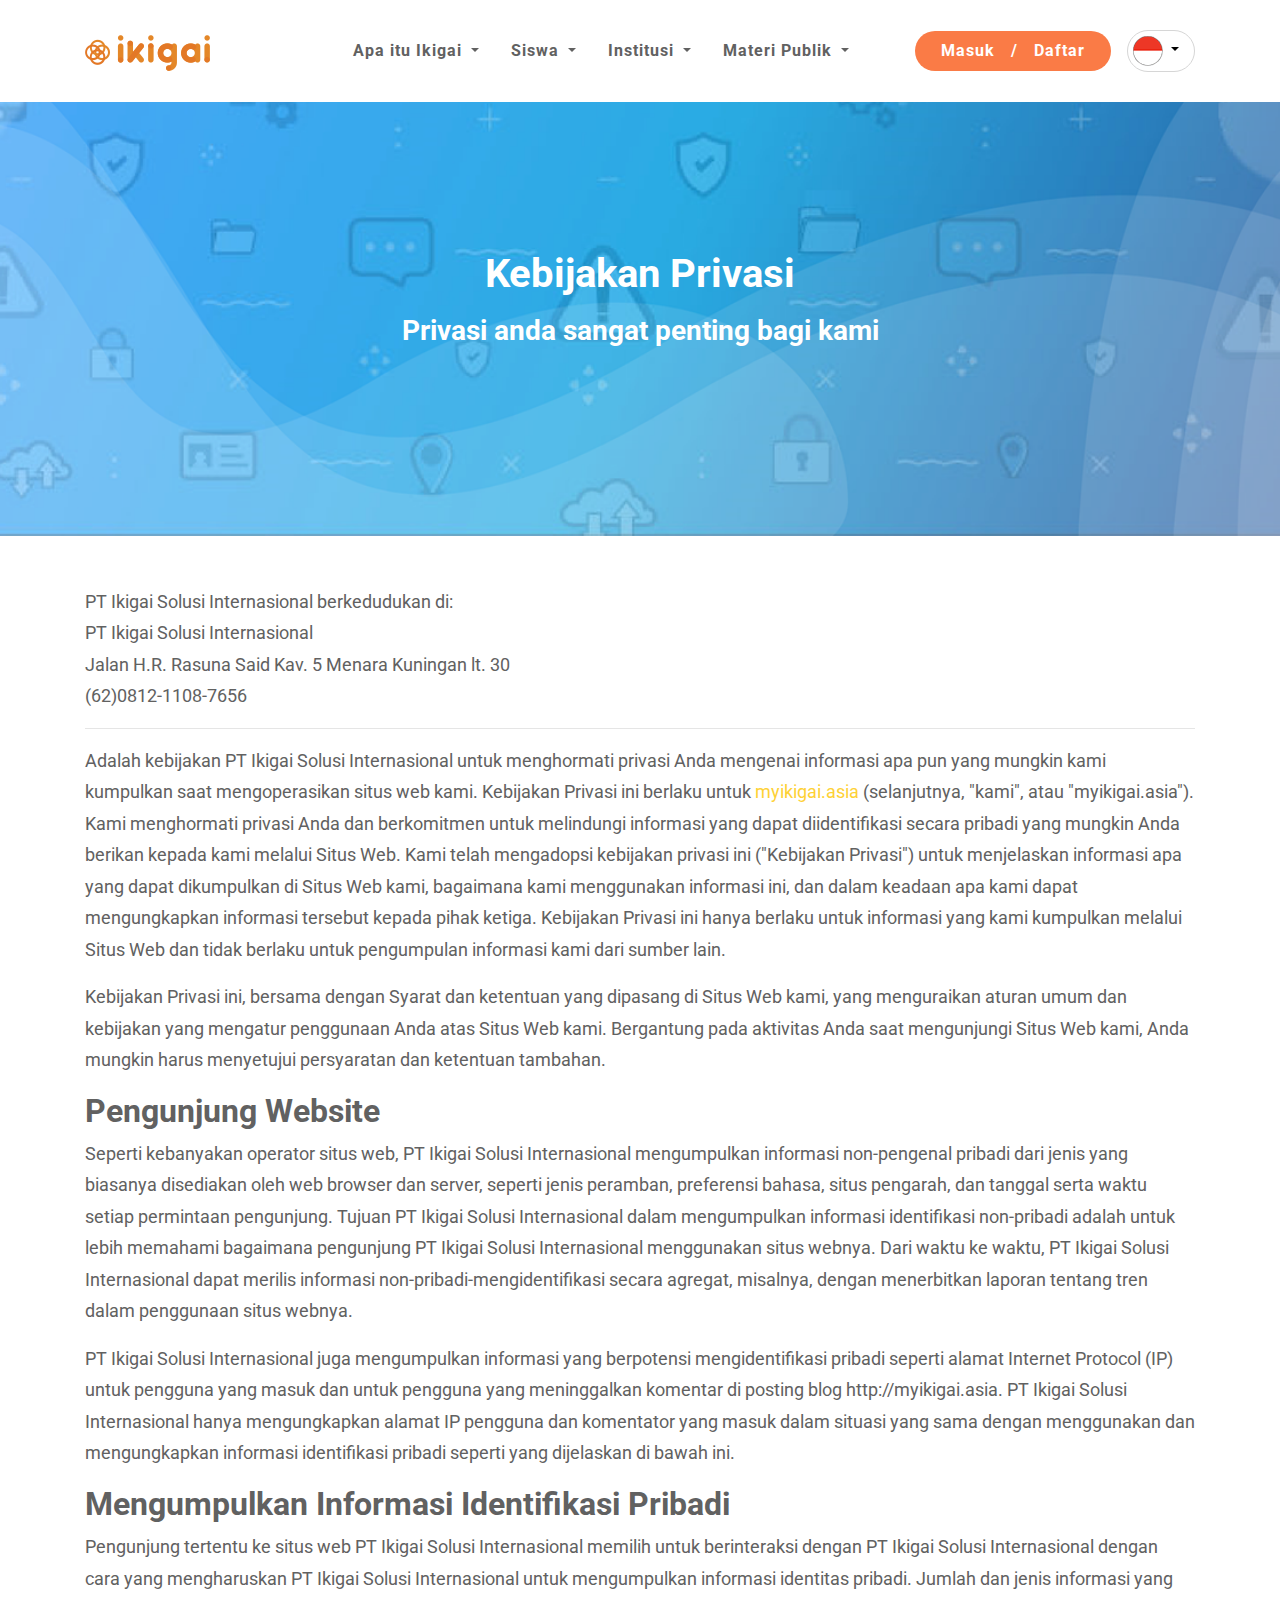
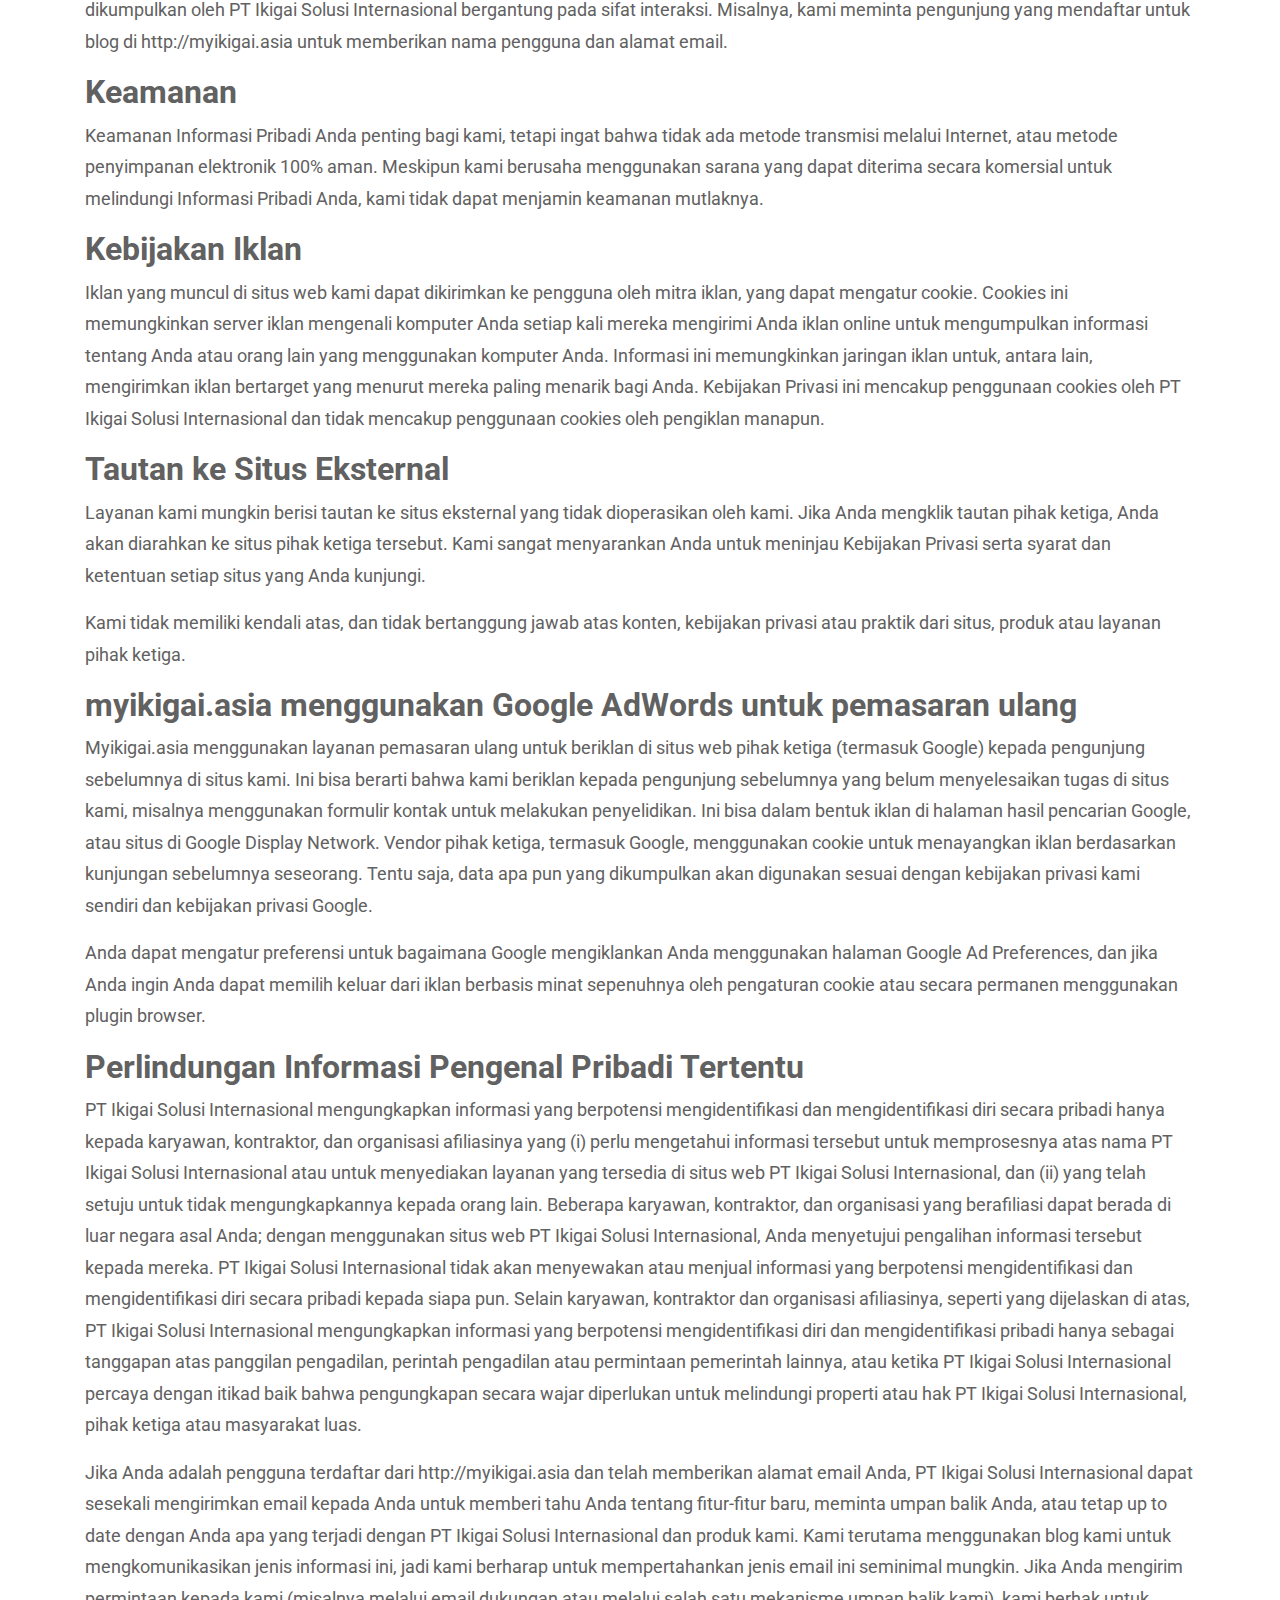
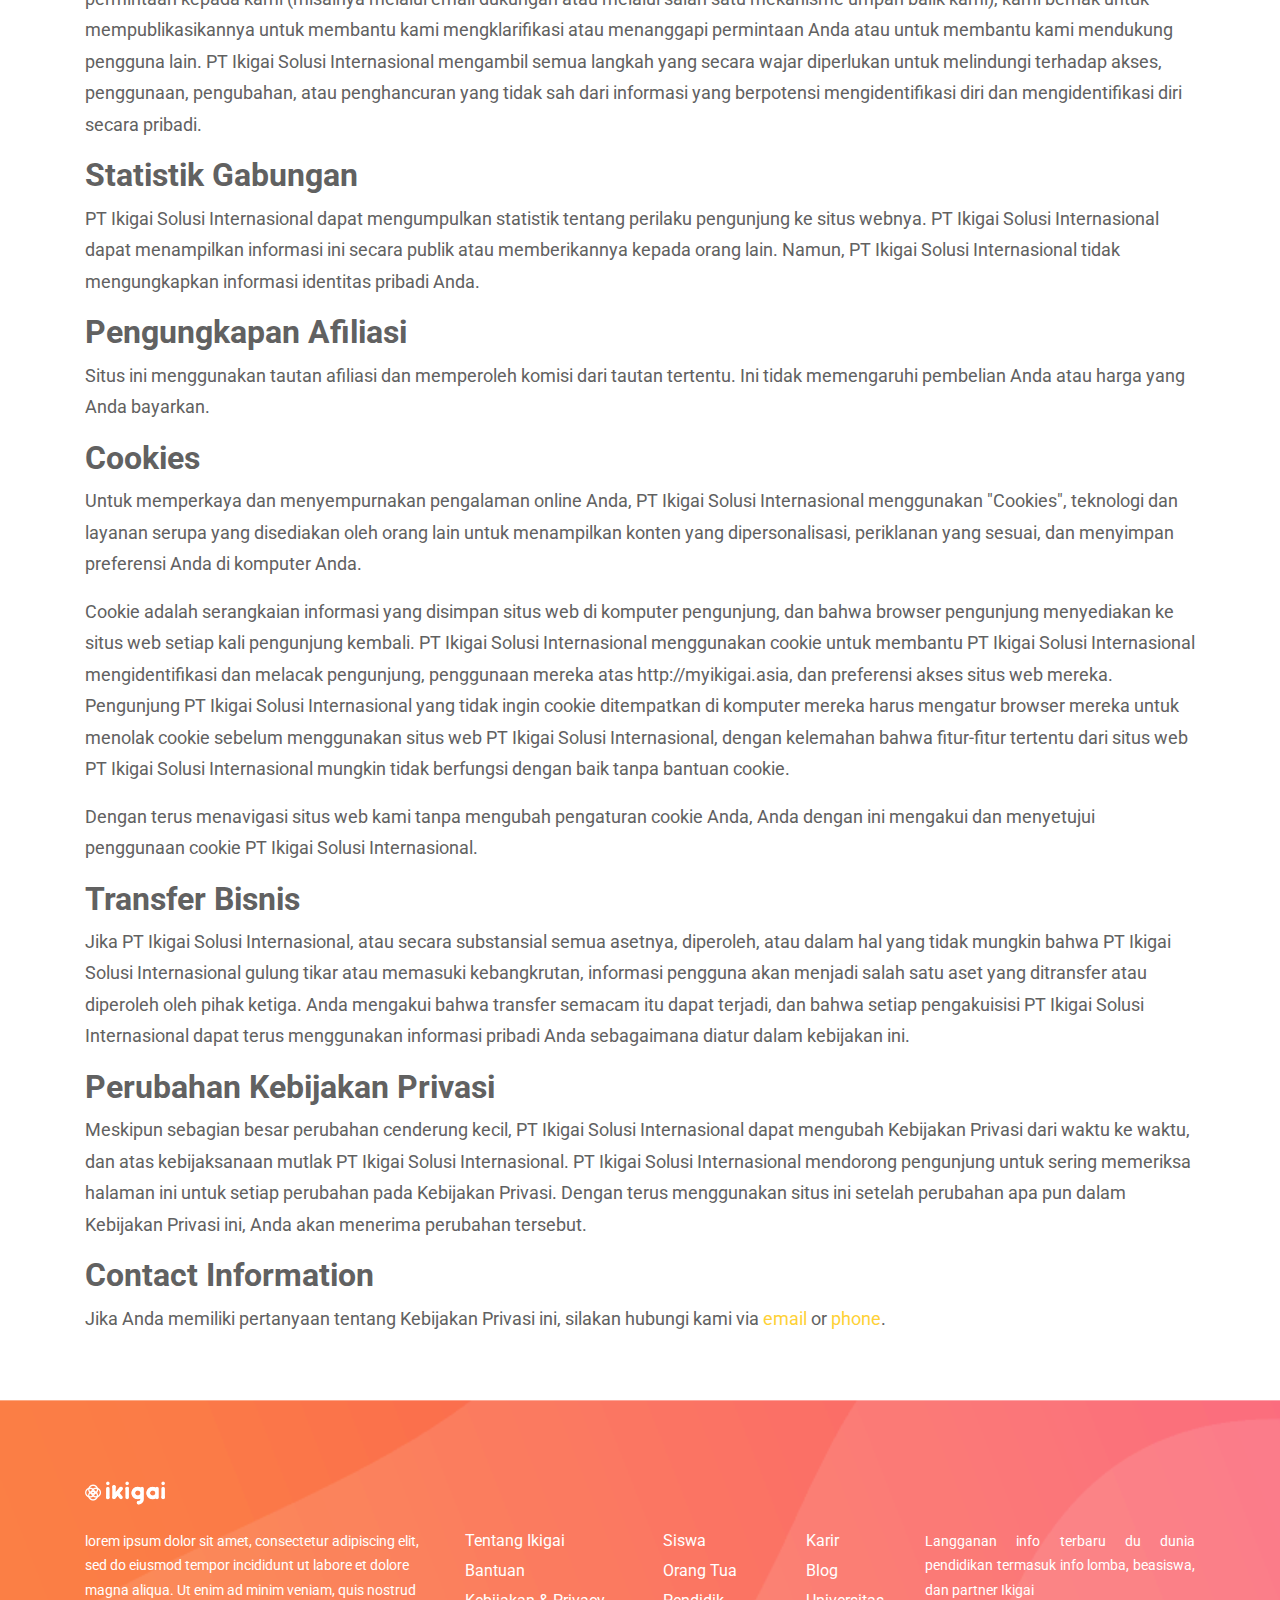
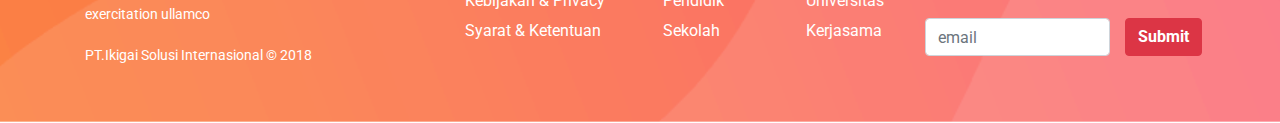
<file: policy.html>
<!DOCTYPE html>
<html lang="en">
    <head>
        <meta charset="utf-8">
        <meta name="viewport" content="width=device-width, initial-scale=1, shrink-to-fit=no">
        <meta name="description" content="">
        <meta name="author" content="">
        <title>Ikigai - Your Education Solution</title>
        <link rel="icon" href="img/ico.png" type="png">
        <!-- Bootstrap  CSS -->
        <link href="vendor/bootstrap/css/bootstrap.min.css" rel="stylesheet">
        <!-- Custom fonts -->
        
        <link rel="stylesheet" href="vendor/aos/aos.css" />
        <link href="https://fonts.googleapis.com/css?family=Roboto:300,400,700" rel="stylesheet">
        <link href="https://fonts.googleapis.com/css?family=Patua+One" rel="stylesheet">
        <!-- Custom styles  -->
        <link rel="stylesheet" href="vendor/owl-carousel/owl.carousel.css">
        <link rel="stylesheet" href="vendor/owl-carousel/owl.theme.default.css">
        <link rel="stylesheet" href="https://cdn.materialdesignicons.com/2.8.94/css/materialdesignicons.min.css">
        <link href="css/ikigai.css" rel="stylesheet">
    </head>
    <body id="page-top">
        <!-- Navigation -->
        <nav class="navbar navbar-expand-lg navbar-light fixed-top" id="mainNav">
            <div class="container">
                <a class="navbar-brand js-scroll-trigger" href="#page-top">
                    <img src="img/logo.png">
                </a>
                <a href="#" class="btn btn-orange rounded-25 px-3 ml-4 d-block d-sm-none" data-toggle="modal" data-target="#modal_signup"">Daftar</a>
                <div class="dropdown mr-0 d-block d-sm-none">
                    <button class="btn ik-btn-lang dropdown-toggle" type="button" id="dropdownMenuButton" data-toggle="dropdown" aria-haspopup="true" aria-expanded="false">
                    <img src="img/flag-in.png">
                    </button>
                    <div class="ik-btn-lang-dropdown dropdown-menu " aria-labelledby="dropdownMenuButton">
                        <a class="dropdown-item" href="#"><img src="img/flag-en.png"></a>
                        
                    </div>
                </div>
                <button class="navbar-toggler navbar-toggler-right" type="button" data-toggle="collapse" data-target="#navbarResponsive" aria-controls="navbarResponsive" aria-expanded="false" aria-label="Toggle navigation">
                <span class="navbar-toggler-icon"></span>
                </button>
                <div class="collapse navbar-collapse" id="navbarResponsive">
                    <ul class="navbar-nav ml-auto">
                        <li class="nav-item dropdown">
                            <a class="nav-link dropdown-toggle" id="navbarDropdownMenuLink" data-toggle="dropdown" aria-haspopup="true" aria-expanded="false">
                                Apa itu Ikigai
                            </a>
                            <ul class="dropdown-menu" aria-labelledby="navbarDropdownMenuLink">
                                <li><a class="dropdown-item" href="about.html">Tentang Ikigai</a></li>
                                <li><a class="dropdown-item" href="how-it-works.html">Cara Kerja Ikigai</a></li>
                            </ul>
                        </li>
                        <li class="nav-item dropdown">
                            <a class="nav-link dropdown-toggle" id="navbarDropdownMenuLink" data-toggle="dropdown" aria-haspopup="true" aria-expanded="false">
                                Siswa
                            </a>
                            <ul class="dropdown-menu" aria-labelledby="navbarDropdownMenuLink">
                                <li><a class="dropdown-item" href="student.html">Siswa</a></li>
                                <li><a class="dropdown-item" href="parents.html">Orang Tua</a></li>
                                
                            </ul>
                        </li>
                        <li class="nav-item dropdown">
                            <a class="nav-link dropdown-toggle" id="navbarDropdownMenuLink" data-toggle="dropdown" aria-haspopup="true" aria-expanded="false">
                                Institusi
                            </a>
                            <ul class="dropdown-menu" aria-labelledby="navbarDropdownMenuLink">
                                <li><a class="dropdown-item" href="school.html">Sekolah</a></li>
                                <li><a class="dropdown-item" href="university.html">Universitas</a></li>
                                <li><a class="dropdown-item" href="cooperation.html">Kerjasama</a></li>
                                
                            </ul>
                        </li>
                        <li class="nav-item dropdown">
                            <a class="nav-link dropdown-toggle" id="navbarDropdownMenuLink" data-toggle="dropdown" aria-haspopup="true" aria-expanded="false">
                                Materi Publik
                            </a>
                            <ul class="dropdown-menu" aria-labelledby="navbarDropdownMenuLink">
                                <li><a class="dropdown-item" href="blog.html">Blog</a></li>
                                <li><a class="dropdown-item" href="press.html">Press Realease</a></li>
                                
                            </ul>
                        </li>
                        
                    </ul>
                    <div class="ik-login-warp  d-none d-sm-block">
                        <ul class="navbar-nav ik-login-btn">
                            <li class="nav-item">
                                <a class="nav-link " data-toggle="modal" data-target="#modal_login">Masuk</a>
                                
                            </li>
                            <li class="nav-item d-none d-sm-block">
                                <span class="nav-link separator " href="login.html">/</span>
                                
                            </li>
                            <li class="nav-item">
                                <a class="nav-link " data-toggle="modal" data-target="#modal_signup" "="">Daftar</a>
                            </li>
                        </ul>
                    </div>
                    <div class="dropdown d-none d-sm-block">
                        <button class="btn ik-btn-lang dropdown-toggle" type="button" id="dropdownMenuButton" data-toggle="dropdown" aria-haspopup="true" aria-expanded="false">
                        <img src="img/flag-in.png">
                        </button>
                        <div class="ik-btn-lang-dropdown dropdown-menu " aria-labelledby="dropdownMenuButton">
                            <a class="dropdown-item" href="#"><img src="img/flag-en.png"></a>
                            
                        </div>
                    </div>
                </div>
            </div>
        </nav>
        
        <header class="masthead policy">
            <div class="container-fluid px-0">
                <div class="intro-text">
                    
                    <h1>Kebijakan Privasi</h1>
                    <h3 class="mt-md-3 mt-2">Privasi anda sangat penting bagi kami</h3>
                    
                </div>
            </div>
        </header>
        <section class="detail-page">
            <div class="container">
                <div class="row">
                    <div class="col-md-12 col-xs-12 mx-auto">
                        <article>
                            <p class="text-small text-center text-md-left"> PT Ikigai Solusi Internasional berkedudukan di:<br/>
                                
                            PT Ikigai Solusi Internasional<br/>Jalan H.R. Rasuna Said Kav. 5 Menara Kuningan lt. 30<br/>(62)0812-1108-7656          
                              </p>
                               <hr>
                            
                            
                            <p>Adalah kebijakan PT Ikigai Solusi Internasional untuk menghormati privasi Anda mengenai informasi apa pun yang mungkin kami kumpulkan saat mengoperasikan situs web kami. Kebijakan Privasi ini berlaku untuk <a href="http://myikigai.asia"> myikigai.asia </a> (selanjutnya, "kami", atau "myikigai.asia"). Kami menghormati privasi Anda dan berkomitmen untuk melindungi informasi yang dapat diidentifikasi secara pribadi yang mungkin Anda berikan kepada kami melalui Situs Web. Kami telah mengadopsi kebijakan privasi ini ("Kebijakan Privasi") untuk menjelaskan informasi apa yang dapat dikumpulkan di Situs Web kami, bagaimana kami menggunakan informasi ini, dan dalam keadaan apa kami dapat mengungkapkan informasi tersebut kepada pihak ketiga. Kebijakan Privasi ini hanya berlaku untuk informasi yang kami kumpulkan melalui Situs Web dan tidak berlaku untuk pengumpulan informasi kami dari sumber lain. </p>
                            <p>Kebijakan Privasi ini, bersama dengan Syarat dan ketentuan yang dipasang di Situs Web kami, yang menguraikan aturan umum dan kebijakan yang mengatur penggunaan Anda atas Situs Web kami. Bergantung pada aktivitas Anda saat mengunjungi Situs Web kami, Anda mungkin harus menyetujui persyaratan dan ketentuan tambahan.</p>
                            <h2>Pengunjung Website</h2>
                            <p>Seperti kebanyakan operator situs web, PT Ikigai Solusi Internasional mengumpulkan informasi non-pengenal pribadi dari jenis yang biasanya disediakan oleh web browser dan server, seperti jenis peramban, preferensi bahasa, situs pengarah, dan tanggal serta waktu setiap permintaan pengunjung. Tujuan PT Ikigai Solusi Internasional dalam mengumpulkan informasi identifikasi non-pribadi adalah untuk lebih memahami bagaimana pengunjung PT Ikigai Solusi Internasional menggunakan situs webnya. Dari waktu ke waktu, PT Ikigai Solusi Internasional dapat merilis informasi non-pribadi-mengidentifikasi secara agregat, misalnya, dengan menerbitkan laporan tentang tren dalam penggunaan situs webnya.</p>
                            <p>PT Ikigai Solusi Internasional juga mengumpulkan informasi yang berpotensi mengidentifikasi pribadi seperti alamat Internet Protocol (IP) untuk pengguna yang masuk dan untuk pengguna yang meninggalkan komentar di posting blog http://myikigai.asia. PT Ikigai Solusi Internasional hanya mengungkapkan alamat IP pengguna dan komentator yang masuk dalam situasi yang sama dengan menggunakan dan mengungkapkan informasi identifikasi pribadi seperti yang dijelaskan di bawah ini.</p>
                            
                            <h2>Mengumpulkan Informasi Identifikasi Pribadi</h2>
                            <p>Pengunjung tertentu ke situs web PT Ikigai Solusi Internasional memilih untuk berinteraksi dengan PT Ikigai Solusi Internasional dengan cara yang mengharuskan PT Ikigai Solusi Internasional untuk mengumpulkan informasi identitas pribadi. Jumlah dan jenis informasi yang dikumpulkan oleh PT Ikigai Solusi Internasional bergantung pada sifat interaksi. Misalnya, kami meminta pengunjung yang mendaftar untuk blog di http://myikigai.asia untuk memberikan nama pengguna dan alamat email.</p>
                            
                            <h2>Keamanan</h2>
                            <p>Keamanan Informasi Pribadi Anda penting bagi kami, tetapi ingat bahwa tidak ada metode transmisi melalui Internet, atau metode penyimpanan elektronik 100% aman. Meskipun kami berusaha menggunakan sarana yang dapat diterima secara komersial untuk melindungi Informasi Pribadi Anda, kami tidak dapat menjamin keamanan mutlaknya.</p>
                            
                            <h2>Kebijakan Iklan</h2>
                            <p>Iklan yang muncul di situs web kami dapat dikirimkan ke pengguna oleh mitra iklan, yang dapat mengatur cookie. Cookies ini memungkinkan server iklan mengenali komputer Anda setiap kali mereka mengirimi Anda iklan online untuk mengumpulkan informasi tentang Anda atau orang lain yang menggunakan komputer Anda. Informasi ini memungkinkan jaringan iklan untuk, antara lain, mengirimkan iklan bertarget yang menurut mereka paling menarik bagi Anda. Kebijakan Privasi ini mencakup penggunaan cookies oleh PT Ikigai Solusi Internasional dan tidak mencakup penggunaan cookies oleh pengiklan manapun.</p>
                            
                            <h2>Tautan ke Situs Eksternal</h2>
                            <p>Layanan kami mungkin berisi tautan ke situs eksternal yang tidak dioperasikan oleh kami. Jika Anda mengklik tautan pihak ketiga, Anda akan diarahkan ke situs pihak ketiga tersebut. Kami sangat menyarankan Anda untuk meninjau Kebijakan Privasi serta syarat dan ketentuan setiap situs yang Anda kunjungi.</p>
                            <p>Kami tidak memiliki kendali atas, dan tidak bertanggung jawab atas konten, kebijakan privasi atau praktik dari situs, produk atau layanan pihak ketiga.</p>
                            
                            <h2>myikigai.asia menggunakan Google AdWords untuk pemasaran ulang</h2>
                            <p>Myikigai.asia menggunakan layanan pemasaran ulang untuk beriklan di situs web pihak ketiga (termasuk Google) kepada pengunjung sebelumnya di situs kami. Ini bisa berarti bahwa kami beriklan kepada pengunjung sebelumnya yang belum menyelesaikan tugas di situs kami, misalnya menggunakan formulir kontak untuk melakukan penyelidikan. Ini bisa dalam bentuk iklan di halaman hasil pencarian Google, atau situs di Google Display Network. Vendor pihak ketiga, termasuk Google, menggunakan cookie untuk menayangkan iklan berdasarkan kunjungan sebelumnya seseorang. Tentu saja, data apa pun yang dikumpulkan akan digunakan sesuai dengan kebijakan privasi kami sendiri dan kebijakan privasi Google.</p>
                            <p>Anda dapat mengatur preferensi untuk bagaimana Google mengiklankan Anda menggunakan halaman Google Ad Preferences, dan jika Anda ingin Anda dapat memilih keluar dari iklan berbasis minat sepenuhnya oleh pengaturan cookie atau secara permanen menggunakan plugin browser.</p>
                            
                            <h2>Perlindungan Informasi Pengenal Pribadi Tertentu</h2>
                            <p>PT Ikigai Solusi Internasional mengungkapkan informasi yang berpotensi mengidentifikasi dan mengidentifikasi diri secara pribadi hanya kepada karyawan, kontraktor, dan organisasi afiliasinya yang (i) perlu mengetahui informasi tersebut untuk memprosesnya atas nama PT Ikigai Solusi Internasional atau untuk menyediakan layanan yang tersedia di situs web PT Ikigai Solusi Internasional, dan (ii) yang telah setuju untuk tidak mengungkapkannya kepada orang lain. Beberapa karyawan, kontraktor, dan organisasi yang berafiliasi dapat berada di luar negara asal Anda; dengan menggunakan situs web PT Ikigai Solusi Internasional, Anda menyetujui pengalihan informasi tersebut kepada mereka. PT Ikigai Solusi Internasional tidak akan menyewakan atau menjual informasi yang berpotensi mengidentifikasi dan mengidentifikasi diri secara pribadi kepada siapa pun. Selain karyawan, kontraktor dan organisasi afiliasinya, seperti yang dijelaskan di atas, PT Ikigai Solusi Internasional mengungkapkan informasi yang berpotensi mengidentifikasi diri dan mengidentifikasi pribadi hanya sebagai tanggapan atas panggilan pengadilan, perintah pengadilan atau permintaan pemerintah lainnya, atau ketika PT Ikigai Solusi Internasional percaya dengan itikad baik bahwa pengungkapan secara wajar diperlukan untuk melindungi properti atau hak PT Ikigai Solusi Internasional, pihak ketiga atau masyarakat luas.</p>
                            <p>Jika Anda adalah pengguna terdaftar dari http://myikigai.asia dan telah memberikan alamat email Anda, PT Ikigai Solusi Internasional dapat sesekali mengirimkan email kepada Anda untuk memberi tahu Anda tentang fitur-fitur baru, meminta umpan balik Anda, atau tetap up to date dengan Anda apa yang terjadi dengan PT Ikigai Solusi Internasional dan produk kami. Kami terutama menggunakan blog kami untuk mengkomunikasikan jenis informasi ini, jadi kami berharap untuk mempertahankan jenis email ini seminimal mungkin. Jika Anda mengirim permintaan kepada kami (misalnya melalui email dukungan atau melalui salah satu mekanisme umpan balik kami), kami berhak untuk mempublikasikannya untuk membantu kami mengklarifikasi atau menanggapi permintaan Anda atau untuk membantu kami mendukung pengguna lain. PT Ikigai Solusi Internasional mengambil semua langkah yang secara wajar diperlukan untuk melindungi terhadap akses, penggunaan, pengubahan, atau penghancuran yang tidak sah dari informasi yang berpotensi mengidentifikasi diri dan mengidentifikasi diri secara pribadi.</p>
                            
                            <h2>Statistik Gabungan</h2>
                            <p>PT Ikigai Solusi Internasional dapat mengumpulkan statistik tentang perilaku pengunjung ke situs webnya. PT Ikigai Solusi Internasional dapat menampilkan informasi ini secara publik atau memberikannya kepada orang lain. Namun, PT Ikigai Solusi Internasional tidak mengungkapkan informasi identitas pribadi Anda.</p>
                            
                            <h2>Pengungkapan Afiliasi</h2>
                            <p>Situs ini menggunakan tautan afiliasi dan memperoleh komisi dari tautan tertentu. Ini tidak memengaruhi pembelian Anda atau harga yang Anda bayarkan.</p>
                            
                            <h2>Cookies</h2>
                            <p>Untuk memperkaya dan menyempurnakan pengalaman online Anda, PT Ikigai Solusi Internasional menggunakan "Cookies", teknologi dan layanan serupa yang disediakan oleh orang lain untuk menampilkan konten yang dipersonalisasi, periklanan yang sesuai, dan menyimpan preferensi Anda di komputer Anda.</p>
                            <p>Cookie adalah serangkaian informasi yang disimpan situs web di komputer pengunjung, dan bahwa browser pengunjung menyediakan ke situs web setiap kali pengunjung kembali. PT Ikigai Solusi Internasional menggunakan cookie untuk membantu PT Ikigai Solusi Internasional mengidentifikasi dan melacak pengunjung, penggunaan mereka atas http://myikigai.asia, dan preferensi akses situs web mereka. Pengunjung PT Ikigai Solusi Internasional yang tidak ingin cookie ditempatkan di komputer mereka harus mengatur browser mereka untuk menolak cookie sebelum menggunakan situs web PT Ikigai Solusi Internasional, dengan kelemahan bahwa fitur-fitur tertentu dari situs web PT Ikigai Solusi Internasional mungkin tidak berfungsi dengan baik tanpa bantuan cookie.</p>
                            <p>Dengan terus menavigasi situs web kami tanpa mengubah pengaturan cookie Anda, Anda dengan ini mengakui dan menyetujui penggunaan cookie PT Ikigai Solusi Internasional.</p>
                            
                            
                            <h2>Transfer Bisnis</h2>
                            <p>Jika PT Ikigai Solusi Internasional, atau secara substansial semua asetnya, diperoleh, atau dalam hal yang tidak mungkin bahwa PT Ikigai Solusi Internasional gulung tikar atau memasuki kebangkrutan, informasi pengguna akan menjadi salah satu aset yang ditransfer atau diperoleh oleh pihak ketiga. Anda mengakui bahwa transfer semacam itu dapat terjadi, dan bahwa setiap pengakuisisi PT Ikigai Solusi Internasional dapat terus menggunakan informasi pribadi Anda sebagaimana diatur dalam kebijakan ini.</p>
                            
                            <h2>Perubahan Kebijakan Privasi</h2>
                            <p>Meskipun sebagian besar perubahan cenderung kecil, PT Ikigai Solusi Internasional dapat mengubah Kebijakan Privasi dari waktu ke waktu, dan atas kebijaksanaan mutlak PT Ikigai Solusi Internasional. PT Ikigai Solusi Internasional mendorong pengunjung untuk sering memeriksa halaman ini untuk setiap perubahan pada Kebijakan Privasi. Dengan terus menggunakan situs ini setelah perubahan apa pun dalam Kebijakan Privasi ini, Anda akan menerima perubahan tersebut.</p>
                            
                            
                            
                            <h2></h2>
                            <p></p>
                            
                            <h2>Contact Information</h2>
                            <p> Jika Anda memiliki pertanyaan tentang Kebijakan Privasi ini, silakan hubungi kami via <a href="mailto:hello@myikigai.asia">email</a> or <a href="tel:(62)0812-1108-7656">phone</a>.</p>
                            
                        </article>
                    </div>
                </div>
            </div>
        </section>  <section class="footer">
        <div class="container">
            <div class="row">
                <div class="col-12 mb-4  text-center text-md-left">
                    <img src="img/logo-white.png">
                </div>
                <div class="col-12 col-md-4 text-center text-md-left">
                    
                    <p>lorem ipsum dolor sit amet, consectetur adipiscing elit, sed do eiusmod tempor incididunt ut labore et dolore magna aliqua. Ut enim ad minim veniam, quis nostrud exercitation ullamco  </p>
                    <p>PT.Ikigai Solusi Internasional &copy; 2018</p>
                </div>
                <div class="col-12 col-md-5  text-center text-md-left">
                    <div class="row">
                        <div class="col-12 col-md-5  text-center text-md-left">
                            <ul class="m-0 p-0 ">
                                <li><a href="about.html">Tentang Ikigai</a></li>
                                <li><a href="help.html">Bantuan</a></li>
                                <li><a href="policy.html">Kebijakan & Privacy</a></li>
                                <li><a href="condition.html">Syarat & Ketentuan</a></li>
                            </ul>
                        </div>
                        <div class="col-12 col-md-4 ml-0  text-center text-md-left">
                            <ul class="m-0 p-0">
                                <li><a href="student.html">Siswa</a></li>
                                <li><a href="parent.html">Orang Tua</a></li>
                                <li><a href="teacher.html">Pendidik</a></li>
                                <li><a href="school.html">Sekolah</a></li>
                            </ul>
                        </div>
                        <div class="col-12 col-md-3 pl-3 pl-md-0 text-center text-md-left">
                            <ul class="m-0 p-0">
                                <li><a href="career.html">Karir</a></li>
                                <li><a href="blog.html">Blog</a></li>
                                <li><a href="university.html">Universitas</a></li>
                                <li><a href="cooperation.html">Kerjasama</a></li>
                            </ul>
                        </div>
                    </div>
                </div>
                <div class="col-12 col-md-3 pl-3 pl-md-0 mt-3 mt-md-0 text-justify ">
                    <p>Langganan info terbaru du dunia pendidikan termasuk info lomba, beasiswa, dan partner Ikigai</p>
                    <form>
                        <div class="row">
                            <div class="col-8 pr-0">
                                <input type="text" class="form-control" placeholder="email">
                            </div>
                            <div class="col-4">
                                <button class="btn btn-md btn-danger" type="submit" >Submit</button>
                            </div>
                        </div>
                    </form>
                </div>
            </div>
        </div>
    </section>
    
    <!-- Bootstrap core JavaScript -->
    <script src="js/jquery.min.js"></script>
    <script src="vendor/bootstrap/js/bootstrap.bundle.min.js"></script>
    <!-- Plugin JavaScript -->
    <script src="vendor/jquery-easing/jquery.easing.min.js"></script>
    <script src="vendor/parallax.min.js"></script>
    <!-- Contact form JavaScript -->
    <script src="js/jqBootstrapValidation.js"></script>
    <script src="js/contact_me.js"></script>
    <!-- Custom scripts   -->
    
    <script src="js/ikigai.min.js"></script>
    <script src="js/slider.js"></script>
    <script src="vendor/aos/aos.js"></script>
    <script src="vendor/owl-carousel/owl.carousel.min.js"></script>
    <script>
    AOS.init();
    </script>
</body>
</html>
</file>
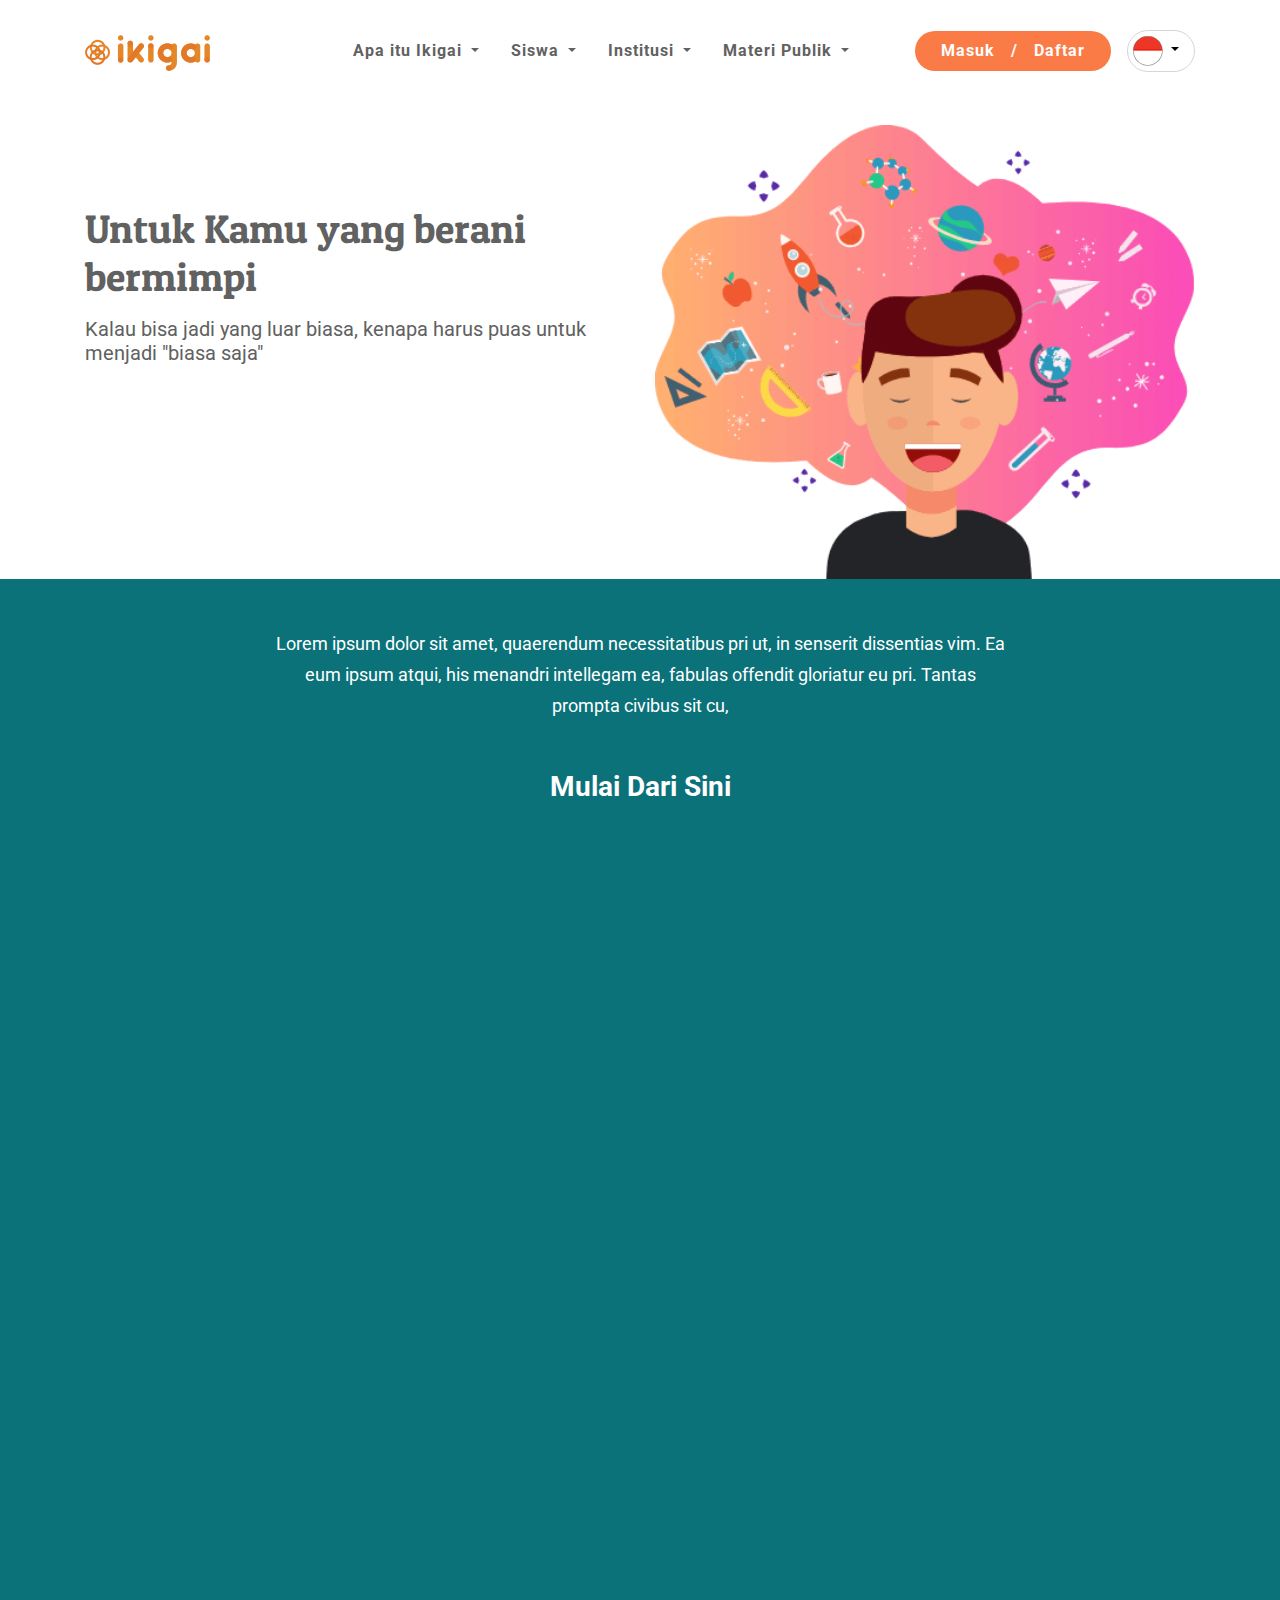
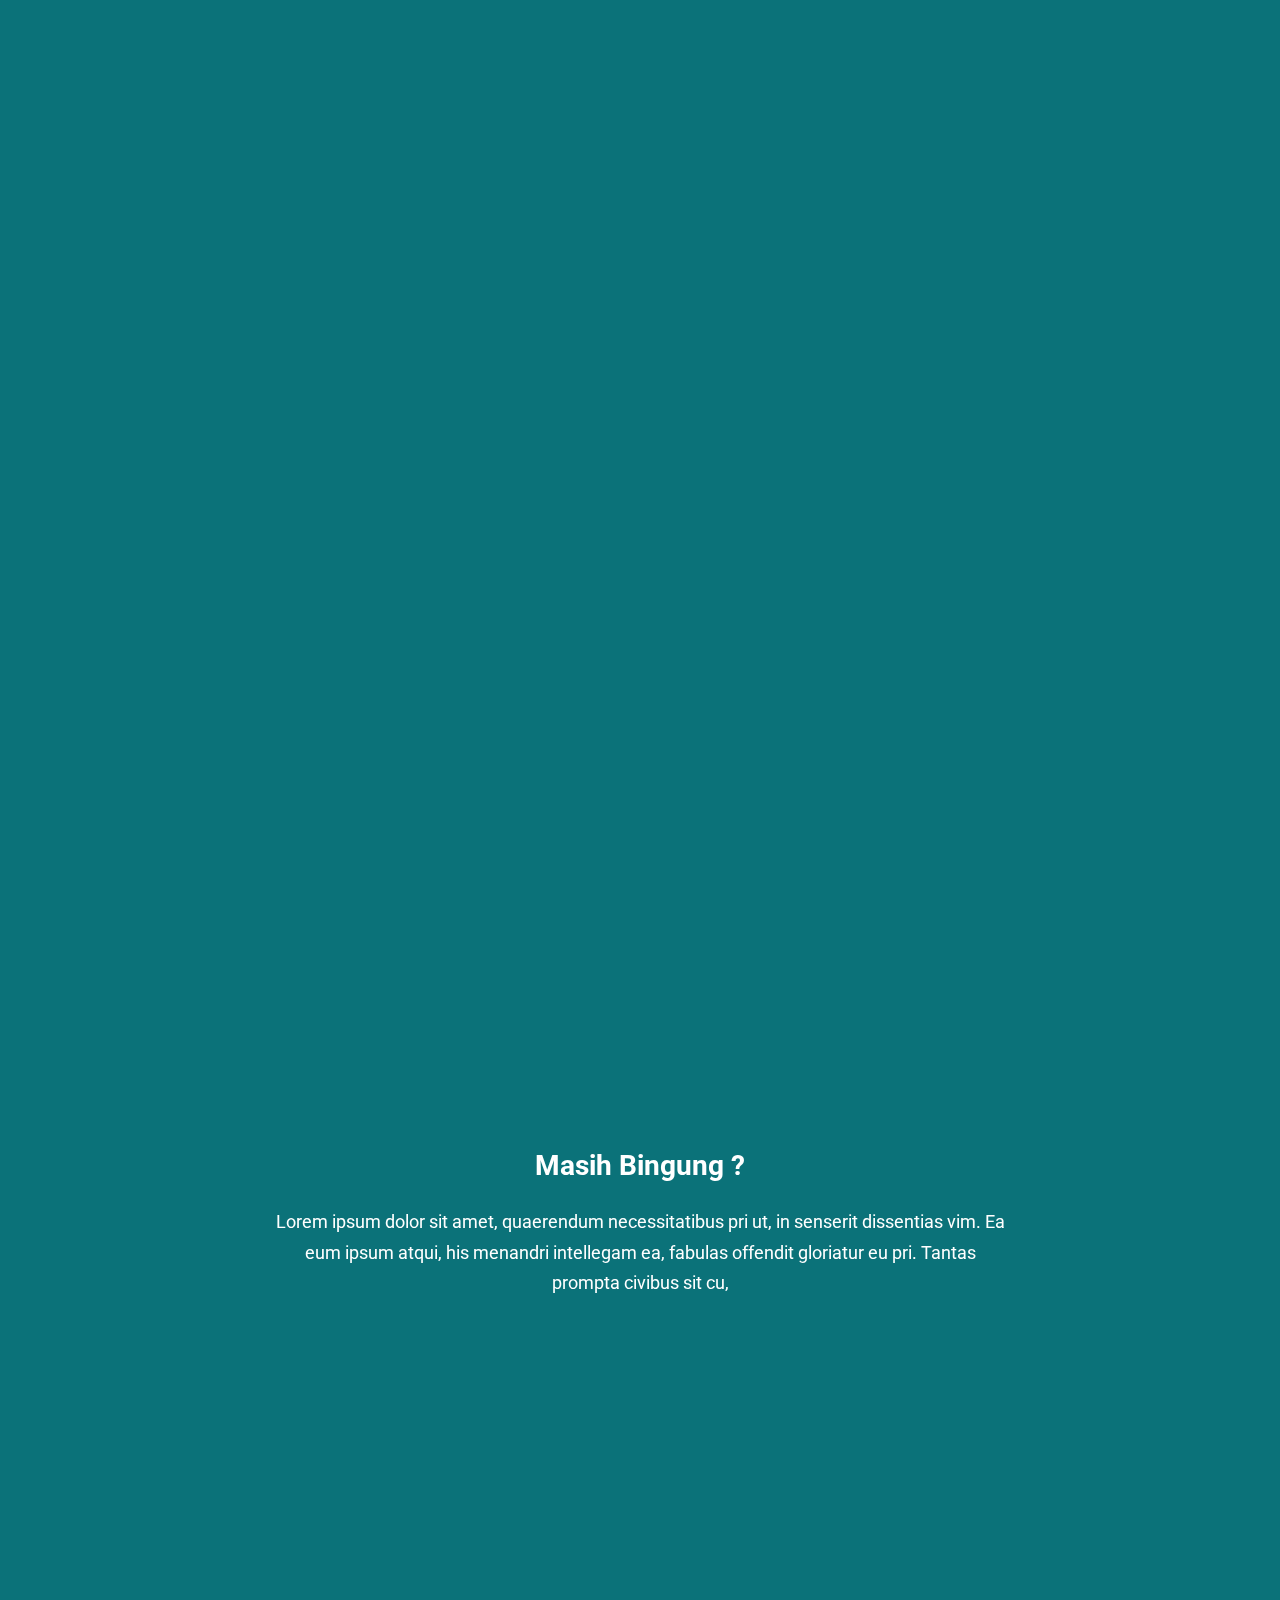
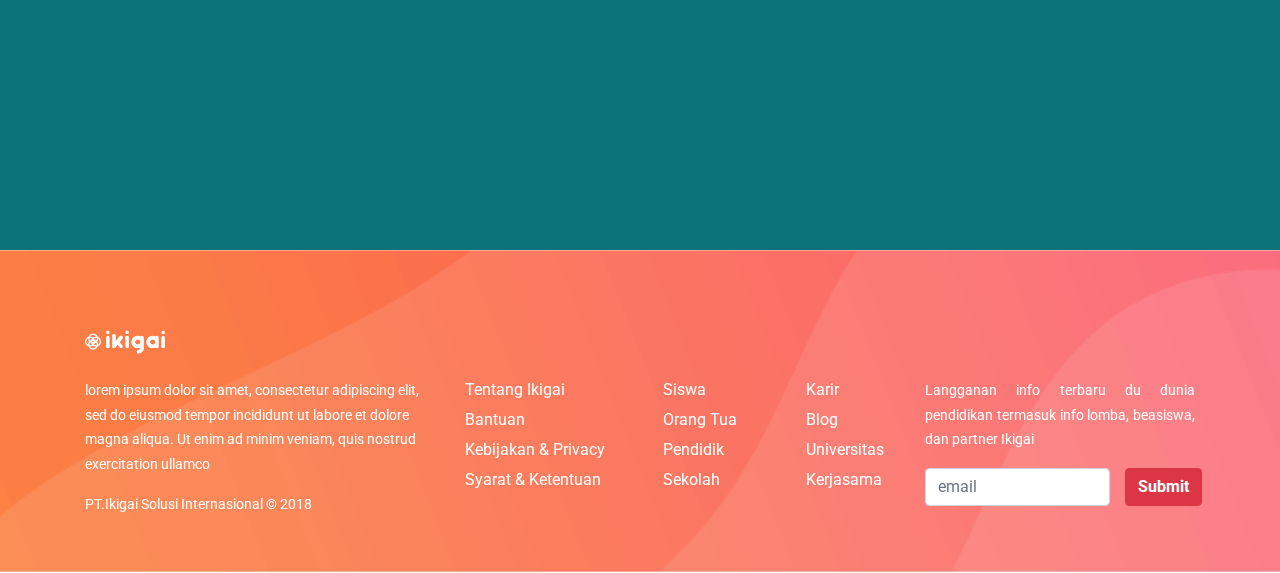
<file: student.html>
<!DOCTYPE html>
<html lang="en">
    <head>
        <meta charset="utf-8">
        <meta name="viewport" content="width=device-width, initial-scale=1, shrink-to-fit=no">
        <meta name="description" content="">
        <meta name="author" content="">
        <title>Ikigai - Your Education Solution</title>
        <link rel="icon" href="img/ico.png" type="png">
        <!-- Bootstrap  CSS -->
        <link href="vendor/bootstrap/css/bootstrap.min.css" rel="stylesheet">
        <!-- Custom fonts -->
        
        <link rel="stylesheet" href="vendor/aos/aos.css" />
        <link href="https://fonts.googleapis.com/css?family=Roboto:300,400,700" rel="stylesheet">
        <link href="https://fonts.googleapis.com/css?family=Patua+One" rel="stylesheet">
        <!-- Custom styles  -->
        <link rel="stylesheet" href="vendor/owl-carousel/owl.carousel.css">
        <link rel="stylesheet" href="vendor/owl-carousel/owl.theme.default.css">
        <link rel="stylesheet" href="https://cdn.materialdesignicons.com/2.8.94/css/materialdesignicons.min.css">
        <link href="css/ikigai.css" rel="stylesheet">
    </head>
    <body id="page-top">
        <nav class="navbar navbar-expand-lg navbar-light fixed-top" id="mainNav">
            <div class="container">
                <a class="navbar-brand js-scroll-trigger" href="#page-top">
                    <img src="img/logo.png">
                </a>
                <a href="#" class="btn btn-orange rounded-25 px-3 ml-4 d-block d-sm-none" data-toggle="modal" data-target="#modal_signup"">Daftar</a>
                <div class="dropdown mr-0 d-block d-sm-none">
                    <button class="btn ik-btn-lang dropdown-toggle" type="button" id="dropdownMenuButton" data-toggle="dropdown" aria-haspopup="true" aria-expanded="false">
                    <img src="img/flag-in.png">
                    </button>
                    <div class="ik-btn-lang-dropdown dropdown-menu " aria-labelledby="dropdownMenuButton">
                        <a class="dropdown-item" href="#"><img src="img/flag-en.png"></a>
                        
                    </div>
                </div>
                <button class="navbar-toggler navbar-toggler-right" type="button" data-toggle="collapse" data-target="#navbarResponsive" aria-controls="navbarResponsive" aria-expanded="false" aria-label="Toggle navigation">
                <span class="navbar-toggler-icon"></span>
                </button>
                <div class="collapse navbar-collapse" id="navbarResponsive">
                    <ul class="navbar-nav ml-auto">
                        <li class="nav-item dropdown">
                            <a class="nav-link dropdown-toggle" id="navbarDropdownMenuLink" data-toggle="dropdown" aria-haspopup="true" aria-expanded="false">
                                Apa itu Ikigai
                            </a>
                            <ul class="dropdown-menu" aria-labelledby="navbarDropdownMenuLink">
                                <li><a class="dropdown-item" href="about.html">Tentang Ikigai</a></li>
                                <li><a class="dropdown-item" href="how-it-works.html">Cara Kerja Ikigai</a></li>
                            </ul>
                        </li>
                        <li class="nav-item dropdown">
                            <a class="nav-link dropdown-toggle" id="navbarDropdownMenuLink" data-toggle="dropdown" aria-haspopup="true" aria-expanded="false">
                                Siswa
                            </a>
                            <ul class="dropdown-menu" aria-labelledby="navbarDropdownMenuLink">
                                <li><a class="dropdown-item" href="student.html">Siswa</a></li>
                                <li><a class="dropdown-item" href="parents.html">Orang Tua</a></li>
                                
                            </ul>
                        </li>
                        <li class="nav-item dropdown">
                            <a class="nav-link dropdown-toggle" id="navbarDropdownMenuLink" data-toggle="dropdown" aria-haspopup="true" aria-expanded="false">
                                Institusi
                            </a>
                            <ul class="dropdown-menu" aria-labelledby="navbarDropdownMenuLink">
                                <li><a class="dropdown-item" href="school.html">Sekolah</a></li>
                                <li><a class="dropdown-item" href="university.html">Universitas</a></li>
                                <li><a class="dropdown-item" href="cooperation.html">Kerjasama</a></li>
                                
                            </ul>
                        </li>
                        <li class="nav-item dropdown">
                            <a class="nav-link dropdown-toggle" id="navbarDropdownMenuLink" data-toggle="dropdown" aria-haspopup="true" aria-expanded="false">
                                Materi Publik
                            </a>
                            <ul class="dropdown-menu" aria-labelledby="navbarDropdownMenuLink">
                                <li><a class="dropdown-item" href="blog.html">Blog</a></li>
                                <li><a class="dropdown-item" href="press.html">Press Realease</a></li>
                                
                            </ul>
                        </li>
                        
                    </ul>
                    <div class="ik-login-warp  d-none d-sm-block">
                        <ul class="navbar-nav ik-login-btn">
                            <li class="nav-item">
                                <a class="nav-link " data-toggle="modal" data-target="#modal_login">Masuk</a>
                                
                            </li>
                            <li class="nav-item d-none d-sm-block">
                                <span class="nav-link separator " href="login.html">/</span>
                                
                            </li>
                            <li class="nav-item">
                                <a class="nav-link " data-toggle="modal" data-target="#modal_signup" "="">Daftar</a>
                            </li>
                        </ul>
                    </div>
                    <div class="dropdown d-none d-sm-block">
                        <button class="btn ik-btn-lang dropdown-toggle" type="button" id="dropdownMenuButton" data-toggle="dropdown" aria-haspopup="true" aria-expanded="false">
                        <img src="img/flag-in.png">
                        </button>
                        <div class="ik-btn-lang-dropdown dropdown-menu " aria-labelledby="dropdownMenuButton">
                            <a class="dropdown-item" href="#"><img src="img/flag-en.png"></a>
                            
                        </div>
                    </div>
                </div>
            </div>
        </nav>
        <section class="header student">
            <div class="container">
                <div class="row">
                    <div class="col-12 col-md-6 student-header-desc" data-aos="fade-up-right">
                        <h1 class="text-normal">Untuk Kamu yang berani bermimpi</h1>
                        <h5 class="mt-3 text-grey text-normal">Kalau bisa jadi yang luar biasa, kenapa harus puas untuk menjadi "biasa saja"</h5>
                        
                    </div>
                    <div class="col-md-6 col-12">
                        <div data-aos="fade-left" class="">
                            <img src="img/illustration_student_1.png" align="right" width="100%" class="px-3 pt-3 px-md-0 pt-md-0">
                        </div>
                    </div>
                </div>
                
            </div>
        </section>
  
        <section class="student start-from-here">
            <div class="container">
                <div class="row">
                    <div class="col-md-8 col-12 mx-auto text-center"  data-aos="fade-up">
                        <p class="text-large text-white">
                            Lorem ipsum dolor sit amet, quaerendum necessitatibus pri ut, in senserit dissentias vim. Ea eum ipsum atqui, his menandri intellegam ea, fabulas offendit gloriatur eu pri. Tantas prompta civibus sit cu,
                        </p>
                        <h3 class="text-white mt-md-5 mt-3">Mulai Dari Sini</h3>
                    </div>
                </div>
                <div class="row mt-3">
                    <div class="col-12 col-md-12">
                        <div class="card ik-student-card rounded-10"  data-aos="fade-up">
                            <div class="card-body p-5">
                                <div class="row d-flex align-items-center justify-content-between h-100 ">
                                    <div class="col-md-5 col-12 text-center text-md-left">
                                        <h5 class="mt-4">1. Buat Akun Ikigai</h5>
                                        <p class="text-large text-grey mt-3">
                                            Lorem ipsum dolor sit amet, quaerendum necessitatibus pri ut, in senserit dissentias vim. Ea eum ipsum atqui, his menandri intellegam ea, fabulas offendit gloriatur eu pri. Tantas prompta civibus sit cu,
                                            <br>
                                        </p>
                                    </div>
                                    <div class="col-md-5 col-12 order-first order-md-last">
                                        <img src="img/illustration_student_2.png" align="right" width="100%">
                                    </div>
                                </div>
                                
                            </div>
                        </div>
                    </div>
                    <div class="col-12 col-md-12 mt-4">
                        <div class="card rounded-10"  data-aos="fade-up">
                            <div class="card-body p-5">
                                <div class="row d-flex align-items-center justify-content-between  h-100 ">
                                    
                                    <div class="col-md-5 col-12">
                                        <img src="img/illustration_student_3.png" align="left"  width="100%">
                                    </div>

                                    <div class="col-md-5 col-12 text-center text-md-left">
                                        <h5 class="mt-4">2. Cari dan Daftar Universitas</h5>
                                        <p class="text-large text-grey mt-3">
                                            Lorem ipsum dolor sit amet, quaerendum necessitatibus pri ut, in senserit dissentias vim. Ea eum ipsum atqui, his menandri intellegam ea, fabulas offendit gloriatur eu pri. Tantas prompta civibus sit cu,
                                            <br>
                                            <br>
                                            Ea eum ipsum atqui, his menandri intellegam ea, fabulas offendit gloriatur eu pri. Tantas prompta civibus sit cu,
                                        </p>
                                    </div>
                                </div>
                                
                            </div>
                        </div>
                    </div>
                    <div class="col-12 col-md-12 mt-4">
                        <div class="card rounded-10"  data-aos="fade-up">
                            <div class="card-body p-5">
                                <div class="row d-flex align-items-center justify-content-between h-100 ">
                                    <div class="col-md-5 col-12  text-center text-md-left">
                                        <h5 class="mt-3">3. Cari dan Daftar Beasiswa</h5>
                                        <p class="text-large text-grey mt-3">
                                            Lorem ipsum dolor sit amet, quaerendum necessitatibus pri ut, in senserit dissentias vim. Ea eum ipsum atqui, his menandri intellegam ea, fabulas offendit gloriatur eu pri. Tantas prompta civibus sit cu,
                                            <br>
                                            <br>
                                            Ea eum ipsum atqui, his menandri intellegam ea, fabulas offendit gloriatur eu pri. Tantas prompta civibus sit cu,
                                        </p>
                                    </div>
                                    <div class="col-md-5 col-12 order-first order-md-last">
                                        <img src="img/illustration_student_4.png" align="right" width="100%">
                                    </div>
                                </div>
                                
                            </div>
                        </div>
                    </div>
                    <div class="col-12 col-md-12 mt-4">
                        <div class="card rounded-10"  data-aos="fade-up">
                            <div class="card-body p-5">
                                <div class="row d-flex align-items-center justify-content-between h-100 ">
                                    
                                    <div class="col-md-5 col-12">
                                        <img src="img/illustration_student_5.png" align="left" width="100%">
                                    </div>
                                    <div class="col-md-5 col-12 text-center text-md-left">
                                        <h5 class="mt-3">4. Selalu Cek Direct Message Kamu</h5>
                                        <p class="text-large text-grey mt-3">
                                            Lorem ipsum dolor sit amet, quaerendum necessitatibus pri ut, in senserit dissentias vim. Ea eum ipsum atqui, his menandri intellegam ea, fabulas offendit gloriatur eu pri. Tantas prompta civibus sit cu,
                                            <br>
                                            <br>
                                            Ea eum ipsum atqui, his menandri intellegam ea, fabulas offendit gloriatur eu pri. Tantas prompta civibus sit cu,
                                        </p>
                                    </div>
                                </div>
                                
                            </div>
                        </div>
                    </div>
                    <div class="col-12 col-md-8 my-5 text-center text-white mx-auto">
                        <h3 class="text-white mt-5">Masih Bingung ?</h3>
                        <p class="text-large text-white  mt-4"> Lorem ipsum dolor sit amet, quaerendum necessitatibus pri ut, in senserit dissentias vim. Ea eum ipsum atqui, his menandri intellegam ea, fabulas offendit gloriatur eu pri. Tantas prompta civibus sit cu, </p>
                    </div>
                </div>
                <div class="row">
                    
                    <div class="col-md-12 col-12 mx-auto">
                        <div class="row">
                            
                            <div class="col-md-4 col-7 mt-4 mx-auto">
                                <a href="help.html" class="ik-card-link">
                                    <div data-aos="fade-up" class="card ik-card rounded-10 ">
                                        
                                        <div class="card-body text-center p-4">
                                            <img src="img/icon_student_1.png">
                                            <p class="mt-2 mb-0"><b>Bantuan</b> </p>
                                        </div>
                                        
                                    </div>
                                </a>
                            </div>
                            <div class="col-md-4 col-7 mt-4 mx-auto">
                                <a href="help.html" class="ik-card-link">
                                    <div data-aos="fade-up" class="card ik-card rounded-10">
                                        
                                        <div class="card-body text-center p-4">
                                            <img src="img/icon_student_2.png">
                                            <p class="mt-2 mb-0"><b>Career Advice</b> </p>
                                        </div>
                                        
                                    </div>
                                </a>
                            </div>
                            <div class="col-md-4 col-7 mt-4 mx-auto">
                                <a href="help.html" class="ik-card-link">
                                    <div data-aos="fade-up" class="card ik-card rounded-10">
                                        
                                        <div class="card-body text-center p-4">
                                            <img src="img/icon_student_3.png">
                                            <p class="mt-2 mb-0"><b>Tes Psikologi</b> </p>
                                        </div>
                                        
                                    </div>
                                </a>
                            </div>
                        </div>
                    </div>
                    <div class="col-12 text-center py-5 "  data-aos="fade-up">
                        <a href="signup.html" class="btn btn-blue-grad btn-lg rounded-25 text-normal px-5 mt-3">Daftar Gratis</a>
                        <div class="space-150"></div>
                    </div>
                    
                </div>
            </section>
            <!-- =========================== footer -->
         <section class="footer">
      <div class="container">
        <div class="row">
          <div class="col-12 mb-4  text-center text-md-left">
            <img src="img/logo-white.png">
          </div>
          <div class="col-12 col-md-4 text-center text-md-left">
            
            <p>lorem ipsum dolor sit amet, consectetur adipiscing elit, sed do eiusmod tempor incididunt ut labore et dolore magna aliqua. Ut enim ad minim veniam, quis nostrud exercitation ullamco  </p>
            <p>PT.Ikigai Solusi Internasional &copy; 2018</p>
          </div>
          <div class="col-12 col-md-5  text-center text-md-left">
            <div class="row">
              <div class="col-12 col-md-5  text-center text-md-left">
                <ul class="m-0 p-0 ">
                  <li><a href="about.html">Tentang Ikigai</a></li>
                  <li><a href="help.html">Bantuan</a></li>
                  <li><a href="policy.html">Kebijakan & Privacy</a></li>
                  <li><a href="condition.html">Syarat & Ketentuan</a></li>
                </ul>
              </div>
              <div class="col-12 col-md-4 ml-0  text-center text-md-left">
                <ul class="m-0 p-0">
                  <li><a href="student.html">Siswa</a></li>
                  <li><a href="parent.html">Orang Tua</a></li>
                  <li><a href="teacher.html">Pendidik</a></li>
                  <li><a href="school.html">Sekolah</a></li>
                </ul>
              </div>
              <div class="col-12 col-md-3 pl-3 pl-md-0 text-center text-md-left">
                <ul class="m-0 p-0">
                  <li><a href="career.html">Karir</a></li>
                  <li><a href="blog.html">Blog</a></li>
                  <li><a href="university.html">Universitas</a></li>
                  <li><a href="cooperation.html">Kerjasama</a></li>
                </ul>
              </div>
            </div>
          </div>
          <div class="col-12 col-md-3 pl-3 pl-md-0 mt-3 mt-md-0 text-justify ">
            <p>Langganan info terbaru du dunia pendidikan termasuk info lomba, beasiswa, dan partner Ikigai</p>
            <form>
              <div class="row">
                <div class="col-8 pr-0">
                  <input type="text" class="form-control" placeholder="email">
                </div>
                <div class="col-4">
                  <button class="btn btn-md btn-danger" type="submit" >Submit</button>
                </div>
              </div>
            </form>
          </div>
        </div>
      </div>
    </section>
            <!-- ======================================= MODAL -->
            
            <div class="modal fade" id="modal_login" tabindex="-1" role="dialog" aria-labelledby="exampleModalLabel" aria-hidden="true">
                <div class="modal-dialog" role="document">
                    <div class="modal-content">
                        <div class="modal-header border-bottom-0 text-center">
                            <h4 class="modal-title mx-auto mt-2" id="exampleModalLabel">Login</h4>
                            
                        </div>
                        <div class="modal-body pb-3">
                            <div class="container-fluid">
                                <div class="row">
                                    <div class="col-6">
                                        <a href="#" class="btn btn-outline-primary py-2 btn-block"> <span class="mdi mdi-facebook mr-2"></span>Facebook Login</a>
                                    </div>
                                    <div class="col-6">
                                        <a href="#" class="btn btn-outline-danger py-2 btn-block"><span class="mdi mdi-google mr-2"></span>Google Login</a>
                                    </div>
                                </div>
                                <div class="row text-center mt-4">
                                    <div class="col-12">
                                        <p class="d-inline-block px-2" style="background: #fff">Atau</p>
                                        <hr class="p-0" style="margin-top:-31px;">
                                    </div>
                                </div>
                                <div class="row mt-3">
                                    <div class="col-12">
                                        <form class="ik-form">
                                            <div class="form-group">
                                                <label for="exampleInputEmail1"><b>Email</b></label>
                                                <input type="email" class="form-control form-control-lg" id="exampleInputEmail1" aria-describedby="emailHelp" placeholder="Enter email">
                                                
                                            </div>
                                            <div class="form-group">
                                                <label for="exampleInputPassword1"><b>Password</b></label>
                                                <input type="password" class="form-control form-control-lg" id="exampleInputPassword1" placeholder="Password">
                                            </div>
                                            <div class="form-group text-right">
                                                <a href="forgot_password.html" class="text-blue"><span class="mdi mdi-close-circle-outline pr-1 align-middle"></span>Lupa Password ?</a>
                                            </div>
                                            
                                            <button type="submit" class="btn btn-blue-grad btn-lg rounded btn-block">Daftar</button>
                                            <div class="form-group text-center mt-4">
                                                Belum punya akun ?<a href="forgot_password.html" class="text-blue"> Sign Up</a>
                                            </div>
                                        </form>
                                    </div>
                                </div>
                            </div>
                        </div>
                        
                    </div>
                </div>
            </div>
            
            <div class="modal fade" id="modal_signup" tabindex="-1" role="dialog" aria-labelledby="exampleModalLabel" aria-hidden="true">
                <div class="modal-dialog" role="document">
                    <div class="modal-content">
                        <div class="modal-header border-bottom-0 text-center">
                            <h4 class="modal-title mx-auto mt-2" id="exampleModalLabel">Signup</h4>
                            
                        </div>
                        <div class="modal-body pb-4">
                            <div class="container-fluid">
                                <div class="row">
                                    <div class="col-6">
                                        <a href="#" class="btn btn-outline-primary py-2 btn-block"> <span class="mdi mdi-facebook mr-2"></span>Facebook Signup</a>
                                    </div>
                                    <div class="col-6">
                                        <a href="#" class="btn btn-outline-danger py-2 btn-block"><span class="mdi mdi-google mr-2"></span>Google Signup</a>
                                    </div>
                                </div>
                                <div class="row text-center mt-4">
                                    <div class="col-12">
                                        <p class="d-inline-block px-2" style="background: #fff">Atau</p>
                                        <hr class="p-0" style="margin-top:-31px;">
                                    </div>
                                </div>
                                <div class="row mt-3">
                                    <div class="col-12">
                                        <form class="ik-form">
                                            <div class="form-group">
                                                <label for="exampleInputEmail1"><b>Nama *</b></label>
                                                <input type="email" class="form-control " id="exampleInputName" aria-describedby="emailHelp" placeholder="">
                                                
                                            </div>
                                            <div class="form-group">
                                                <label for="exampleInputEmail1"><b>Email *</b></label>
                                                <input type="email" class="form-control " id="exampleInputEmail1" aria-describedby="emailHelp" placeholder="">
                                                
                                            </div>
                                            <div class="form-group">
                                                <label for="exampleInputEmail1"><b>Provinsi</b></label>
                                                <select class="form-control">
                                                    <option>Jawa Barat</option>
                                                    <option>DKI Jakarta</option>
                                                    <option>Jawa Tengah</option>
                                                    <option>Jawa Timur</option>
                                                    <option>DI Yogyakarta</option>
                                                </select>
                                                
                                            </div>
                                            <div class="form-group">
                                                <label for="exampleInputEmail1"><b>Nama Sekolah</b></label>
                                                <input type="email" class="form-control " id="exampleInputEmail1" aria-describedby="emailHelp" placeholder="">
                                                
                                            </div>
                                            
                                            <div class="form-group text-right">
                                                <a href="no_school.html" class="text-blue"><span class="mdi mdi-information-outline pr-1 align-middle"></span>Kenapa sekolahku tidak ada ?</a>
                                            </div>
                                            <div class="form-group">
                                                <label for="exampleInputPassword1"><b>Buat Password *</b></label>
                                                <input type="password" class="form-control " id="exampleInputPassword1" placeholder="Password">
                                            </div>
                                            <div class="form-group">
                                                <label for="exampleInputPassword1"><b>Ketik Ulang Password *</b></label>
                                                <input type="password" class="form-control " id="exampleInputPassword1" placeholder="Password">
                                            </div>
                                            <div class="form-group text-center mt-4">
                                                <small> Dengan mendaftar, kamu menyetujui <a href="forgot_password.html" class="text-blue">syarat & ketentuan Ikigai</a></small>
                                            </div>
                                            <button type="submit" class="btn btn-blue-grad btn-lg rounded btn-block">Daftar</button>
                                            
                                        </form>
                                    </div>
                                </div>
                            </div>
                        </div>
                        
                    </div>
                </div>
            </div>
            <!-- ======================================= END MODAL -->
            
            <!-- Bootstrap core JavaScript -->
            <script src="js/jquery.min.js"></script>
            <script src="vendor/bootstrap/js/bootstrap.bundle.min.js"></script>
            <!-- Plugin JavaScript -->
            <script src="vendor/jquery-easing/jquery.easing.min.js"></script>
            <script src="vendor/parallax.min.js"></script>
            <!-- Contact form JavaScript -->
            <script src="js/jqBootstrapValidation.js"></script>
            <script src="js/contact_me.js"></script>
            <!-- Custom scripts   -->
            
            <script src="js/ikigai.min.js"></script>
            <script src="js/slider.js"></script>
            <script src="vendor/aos/aos.js"></script>
            <script src="vendor/owl-carousel/owl.carousel.min.js"></script>
            <script>
            AOS.init();
            </script>
        </body>
    </html>
</file>
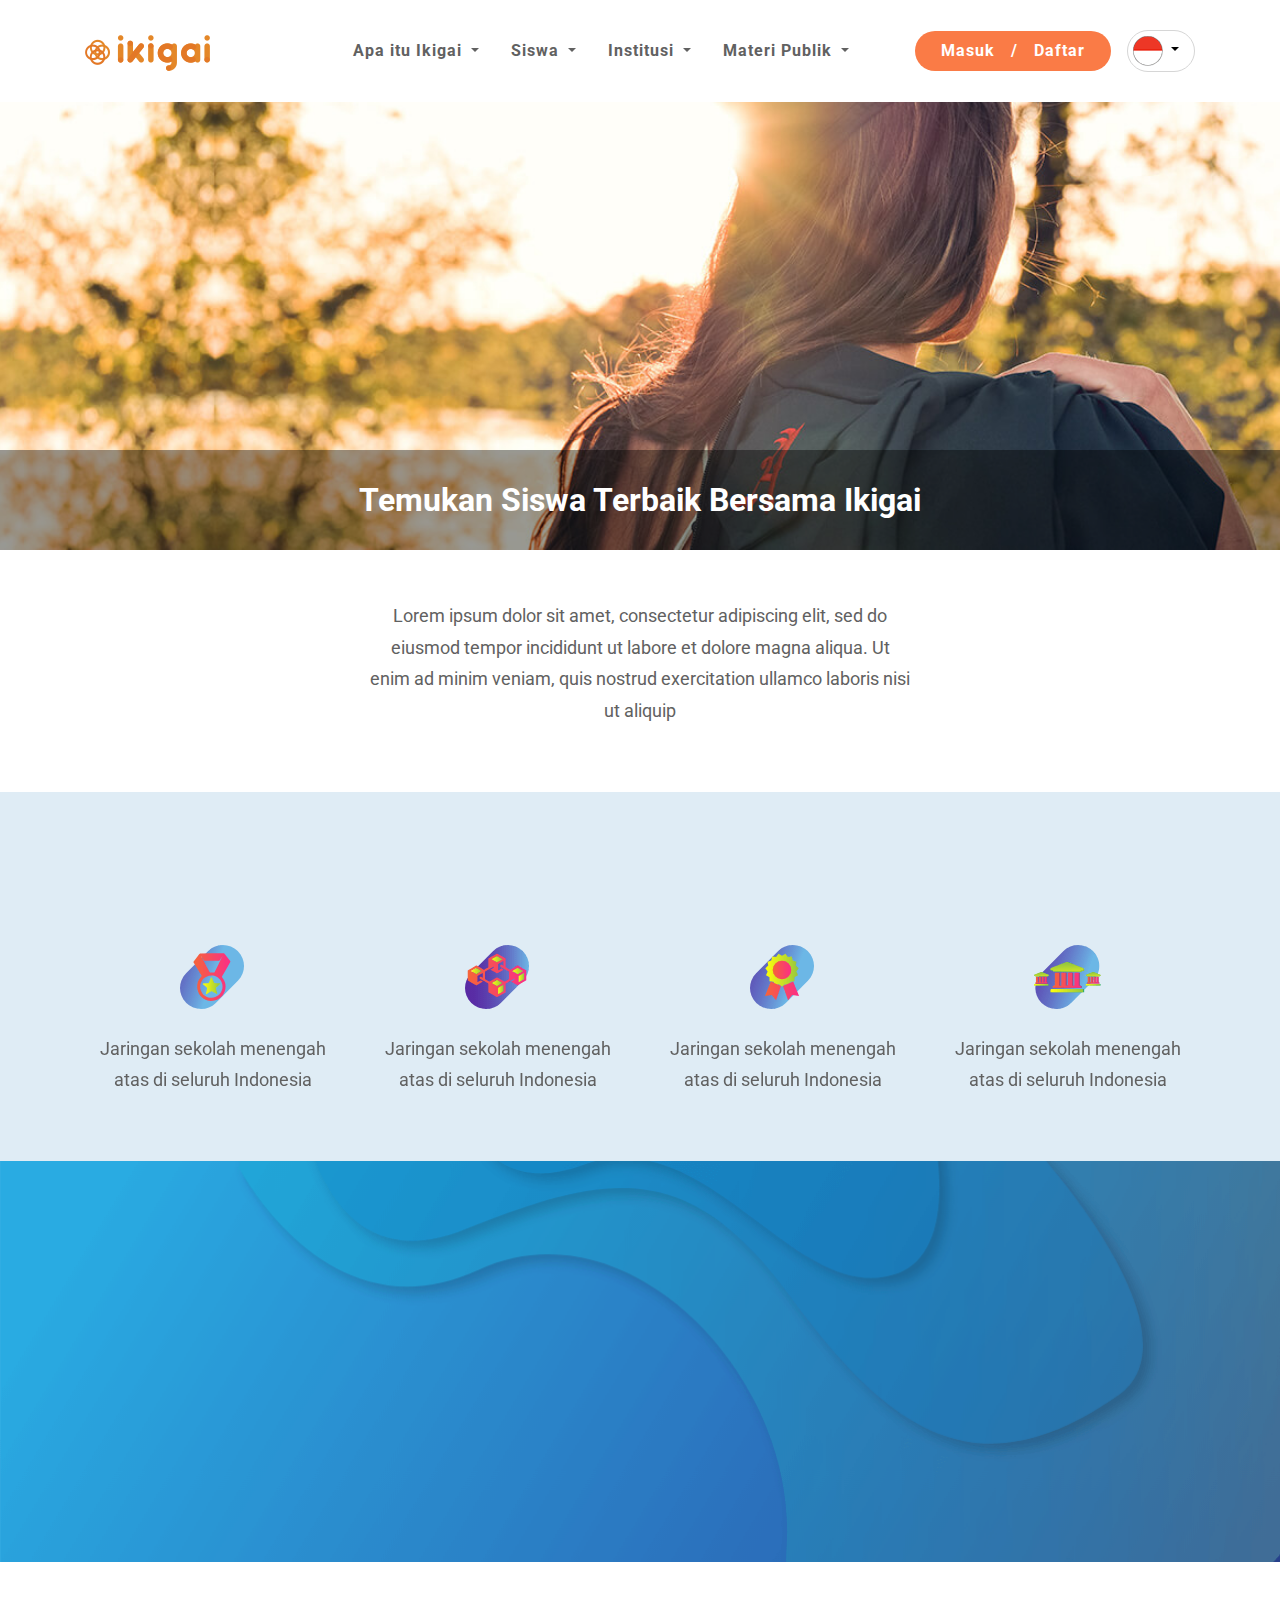
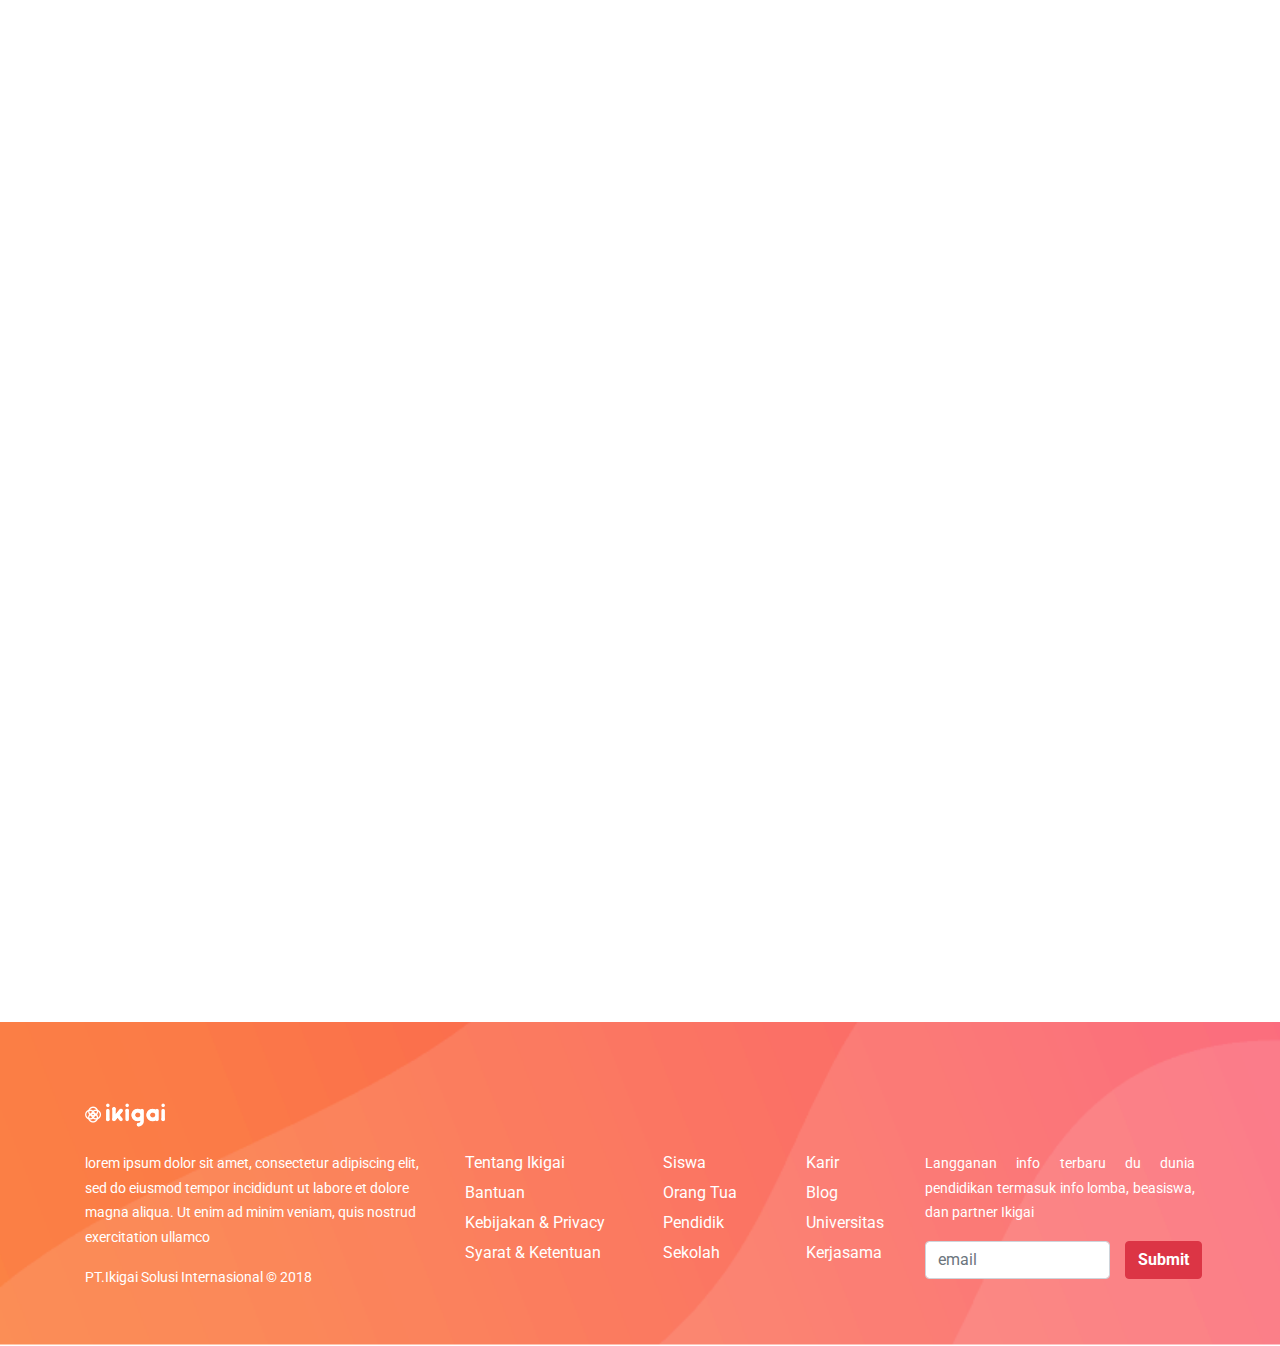
<file: university.html>
<!DOCTYPE html>
<html lang="en">
    <head>
        <meta charset="utf-8">
        <meta name="viewport" content="width=device-width, initial-scale=1, shrink-to-fit=no">
        <meta name="description" content="">
        <meta name="author" content="">
        <title>Ikigai - Your Education Solution</title>
        <link rel="icon" href="img/ico.png" type="png">
        <!-- Bootstrap  CSS -->
        <link href="vendor/bootstrap/css/bootstrap.min.css" rel="stylesheet">
        <!-- Custom fonts -->
        
        <link rel="stylesheet" href="vendor/aos/aos.css" />
        <link href="https://fonts.googleapis.com/css?family=Roboto:300,400,700" rel="stylesheet">
        <link href="https://fonts.googleapis.com/css?family=Patua+One" rel="stylesheet">
        <!-- Custom styles  -->
        <link rel="stylesheet" href="vendor/owl-carousel/owl.carousel.css">
        <link rel="stylesheet" href="vendor/owl-carousel/owl.theme.default.css">
        <link rel="stylesheet" href="https://cdn.materialdesignicons.com/2.8.94/css/materialdesignicons.min.css">
        <link href="css/ikigai.css" rel="stylesheet">
    </head>
    <body id="page-top">
        <nav class="navbar navbar-expand-lg navbar-light fixed-top" id="mainNav">
            <div class="container">
                <a class="navbar-brand js-scroll-trigger" href="#page-top">
                    <img src="img/logo.png">
                </a>
                <a href="#" class="btn btn-orange rounded-25 px-3 ml-4 d-block d-sm-none" data-toggle="modal" data-target="#modal_signup"">Daftar</a>
                <div class="dropdown mr-0 d-block d-sm-none">
                    <button class="btn ik-btn-lang dropdown-toggle" type="button" id="dropdownMenuButton" data-toggle="dropdown" aria-haspopup="true" aria-expanded="false">
                    <img src="img/flag-in.png">
                    </button>
                    <div class="ik-btn-lang-dropdown dropdown-menu " aria-labelledby="dropdownMenuButton">
                        <a class="dropdown-item" href="#"><img src="img/flag-en.png"></a>
                        
                    </div>
                </div>
                <button class="navbar-toggler navbar-toggler-right" type="button" data-toggle="collapse" data-target="#navbarResponsive" aria-controls="navbarResponsive" aria-expanded="false" aria-label="Toggle navigation">
                <span class="navbar-toggler-icon"></span>
                </button>
                <div class="collapse navbar-collapse" id="navbarResponsive">
                    <ul class="navbar-nav ml-auto">
                        <li class="nav-item dropdown">
                            <a class="nav-link dropdown-toggle" id="navbarDropdownMenuLink" data-toggle="dropdown" aria-haspopup="true" aria-expanded="false">
                                Apa itu Ikigai
                            </a>
                            <ul class="dropdown-menu" aria-labelledby="navbarDropdownMenuLink">
                                <li><a class="dropdown-item" href="about.html">Tentang Ikigai</a></li>
                                <li><a class="dropdown-item" href="how-it-works.html">Cara Kerja Ikigai</a></li>
                            </ul>
                        </li>
                        <li class="nav-item dropdown">
                            <a class="nav-link dropdown-toggle" id="navbarDropdownMenuLink" data-toggle="dropdown" aria-haspopup="true" aria-expanded="false">
                                Siswa
                            </a>
                            <ul class="dropdown-menu" aria-labelledby="navbarDropdownMenuLink">
                                <li><a class="dropdown-item" href="student.html">Siswa</a></li>
                                <li><a class="dropdown-item" href="parents.html">Orang Tua</a></li>
                                
                            </ul>
                        </li>
                        <li class="nav-item dropdown">
                            <a class="nav-link dropdown-toggle" id="navbarDropdownMenuLink" data-toggle="dropdown" aria-haspopup="true" aria-expanded="false">
                                Institusi
                            </a>
                            <ul class="dropdown-menu" aria-labelledby="navbarDropdownMenuLink">
                                <li><a class="dropdown-item" href="school.html">Sekolah</a></li>
                                <li><a class="dropdown-item" href="university.html">Universitas</a></li>
                                <li><a class="dropdown-item" href="cooperation.html">Kerjasama</a></li>
                                
                            </ul>
                        </li>
                        <li class="nav-item dropdown">
                            <a class="nav-link dropdown-toggle" id="navbarDropdownMenuLink" data-toggle="dropdown" aria-haspopup="true" aria-expanded="false">
                                Materi Publik
                            </a>
                            <ul class="dropdown-menu" aria-labelledby="navbarDropdownMenuLink">
                                <li><a class="dropdown-item" href="blog.html">Blog</a></li>
                                <li><a class="dropdown-item" href="press.html">Press Realease</a></li>
                                
                            </ul>
                        </li>
                        
                    </ul>
                    <div class="ik-login-warp  d-none d-sm-block">
                        <ul class="navbar-nav ik-login-btn">
                            <li class="nav-item">
                                <a class="nav-link " data-toggle="modal" data-target="#modal_login">Masuk</a>
                                
                            </li>
                            <li class="nav-item d-none d-sm-block">
                                <span class="nav-link separator " href="login.html">/</span>
                                
                            </li>
                            <li class="nav-item">
                                <a class="nav-link " data-toggle="modal" data-target="#modal_signup" "="">Daftar</a>
                            </li>
                        </ul>
                    </div>
                    <div class="dropdown d-none d-sm-block">
                        <button class="btn ik-btn-lang dropdown-toggle" type="button" id="dropdownMenuButton" data-toggle="dropdown" aria-haspopup="true" aria-expanded="false">
                        <img src="img/flag-in.png">
                        </button>
                        <div class="ik-btn-lang-dropdown dropdown-menu " aria-labelledby="dropdownMenuButton">
                            <a class="dropdown-item" href="#"><img src="img/flag-en.png"></a>
                            
                        </div>
                    </div>
                </div>
            </div>
        </nav>
        
        <header class="masthead university">
            <div class="container-fluid px-0">
                <div class="intro-text">
                    
                    <div class="intro-heading px-5 px-md-0">Temukan Siswa Terbaik Bersama Ikigai</div>
                    
                </div>
            </div>
        </header>
        <section class="detail-university text-hero">
            <div class="container">
                <div class="row" data-aos="fade-up">
                    <div class="col-md-6 col-12 mx-auto">
                        <article>
                            <p class="text-grey text-center">Lorem ipsum dolor sit amet, consectetur adipiscing elit, sed do eiusmod tempor incididunt ut labore et dolore magna aliqua. Ut enim ad minim veniam, quis nostrud exercitation ullamco laboris nisi ut aliquip  </p>
                        </article>
                    </div>
                </div>
            </div>
        </section>
        <section class="detail-university work-with-us">
            <div class="container">
                <div class="row" data-aos="fade-up">
                    <div class="col-md-10 col-12 mx-auto text-center ">
                        <h4>Mengapa Bekerja dengan Ikigai ?</h4>
                        
                    </div>
                    
                </div>
                <div class="row">
                    <div class="col-md-3 col-6 text-center mt-4">
                        <img src="img/icon_university_1.png">
                        <p class="text-large mt-4">
                            Jaringan sekolah menengah atas di seluruh Indonesia
                        </p>
                    </div>
                    <div class="col-md-3 col-6 text-center mt-4">
                        <img src="img/icon_university_2.png">
                        <p class="text-large mt-4">
                            Jaringan sekolah menengah atas di seluruh Indonesia
                        </p>
                    </div>
                    <div class="col-md-3 col-6  text-center  mt-4">
                        <img src="img/icon_university_3.png">
                        <p class="text-large mt-4">
                            Jaringan sekolah menengah atas di seluruh Indonesia
                        </p>
                    </div>
                    <div class="col-md-3 col-6 text-center mt-4">
                        <img src="img/icon_university_4.png">
                        <p class="text-large mt-4">
                            Jaringan sekolah menengah atas di seluruh Indonesia
                        </p>
                    </div>
                </div>
            </div>
        </section>
        <section class="detail-university contact-us">
            <div class="container">
                <div class="row" data-aos="fade-up">
                    <div class="col-md-7 col-12 text-center mx-auto">
                        <h3 class="text-white">Hubungi kami jika anda punya pertanyaan, ingin meminta demo, atau ingin tahu lebih lanjut tentang Ikigai</h3>
                        <a href=" " class="btn btn-danger btn-lg rounded-25 text-normal px-5 mt-4">Kirm Pesan</a>
                    </div>
                </div>
            </div>
        </div>
    </section>
    <section class="detail-university partner" data-aos="fade-up">
        <div class="container">
            <div class="row mb-5">
                <div class="col-12">
                    <div class="col-md-6 col-12 mx-auto mb-3 text-center">
                        <h3 class=" ">Bergabung Bersama Universitas Terbaik dalam Platform Ikigai</h3>
                    </div>
                    
                </div>
                <div class="col-md-10 col-12 mx-auto text-center">
                    <ul class="list-univ">
                        <li><img src="img/univ/logo_uot.png"></li>
                        <li><img src="img/univ/logo_uoa.png"></li>
                        <li><img src="img/univ/logo_vu.png"></li>
                        <li><img src="img/univ/logo_marangoni.png"></li>
                        <li><img src="img/univ/logo_radbound.png"></li>
                        <br>
                        <li><img src="img/univ/logo_saxion.png"></li>
                        <li><img src="img/univ/logo_qub.png"></li>
                        <li><img src="img/univ/logo_ucd.png"></li>
                        <li><img src="img/univ/logo_mmu.png"></li>
                    </ul>
                    
                </div>
                
                
                
                
            </div>
            
        </div>
    </section>
    <section class="detail-university find-out-more">
        <div class="container">
            <div class="row" data-aos="fade-up">
                <div class="col-12 text-center mt-5">
                    <h3 class=" ">Cari Tahu lebih Banyak Tentang Kami</h3>
                    <p class="large">Ikigai ada untuk membantu anda dan anak anda<br>mengakses pendidikan tinggi terbaik, dengan lebih mudah</p>
                </div>
                <div class="col-md-10 mx-auto">
                    <div class="row">
                        
                        <div class="col-md-4 col-7 mx-auto mt-4">
                            <a href="help.html" class="ik-card-link">
                                <div data-aos="fade-up" class="card ik-card rounded-10">
                                    
                                    <div class="card-body text-center p-4">
                                        <img src="img/icon_university_7.png">
                                        <p class="mt-2 mb-0"><b>Apa itu Ikigai</b> </p>
                                    </div>
                                    
                                </div>
                            </a>
                        </div>
                        <div class="col-md-4 col-7 mx-auto mt-4">
                            <a href="help.html" class="ik-card-link">
                                <div data-aos="fade-up" class="card ik-card rounded-10">
                                    
                                    <div class="card-body text-center p-4">
                                        <img src="img/icon_university_6.png">
                                        <p class="mt-2 mb-0"><b>Bagaimana Ikigai bekerja</b> </p>
                                    </div>
                                    
                                </div>
                            </a>
                        </div>
                        <div class="col-md-4 col-7 mx-auto mt-4">
                            <a href="help.html" class="ik-card-link">
                                <div data-aos="fade-up" class="card ik-card rounded-10">
                                    
                                    <div class="card-body text-center p-4">
                                        <img src="img/icon_university_5.png">
                                        <p class="mt-2 mb-0"><b>Berita Ikigai</b> </p>
                                    </div>
                                    
                                </div>
                            </a>
                        </div>
                    </div>
                </div>
                
            </div>
        </div>
        <div class="space-150 d-none d-sm-block"></div>
    </section>
    
    <!-- =========================== footer -->
      <section class="footer">
      <div class="container">
        <div class="row">
          <div class="col-12 mb-4  text-center text-md-left">
            <img src="img/logo-white.png">
          </div>
          <div class="col-12 col-md-4 text-center text-md-left">
            
            <p>lorem ipsum dolor sit amet, consectetur adipiscing elit, sed do eiusmod tempor incididunt ut labore et dolore magna aliqua. Ut enim ad minim veniam, quis nostrud exercitation ullamco  </p>
            <p>PT.Ikigai Solusi Internasional &copy; 2018</p>
           
          </div>
          <div class="col-12 col-md-5  text-center text-md-left">
            <div class="row">
              <div class="col-12 col-md-5  text-center text-md-left">
                <ul class="m-0 p-0 ">
                  <li><a href="about.html">Tentang Ikigai</a></li>
                  <li><a href="help.html">Bantuan</a></li>
                  <li><a href="policy.html">Kebijakan & Privacy</a></li>
                  <li><a href="condition.html">Syarat & Ketentuan</a></li>
                </ul>
              </div>
              <div class="col-12 col-md-4 ml-0  text-center text-md-left">
                <ul class="m-0 p-0">
                  <li><a href="student.html">Siswa</a></li>
                  <li><a href="parent.html">Orang Tua</a></li>
                  <li><a href="teacher.html">Pendidik</a></li>
                  <li><a href="school.html">Sekolah</a></li>
                </ul>
              </div>
              <div class="col-12 col-md-3 pl-3 pl-md-0 text-center text-md-left">
                <ul class="m-0 p-0">
                  <li><a href="career.html">Karir</a></li>
                  <li><a href="blog.html">Blog</a></li>
                  <li><a href="university.html">Universitas</a></li>
                  <li><a href="cooperation.html">Kerjasama</a></li>
                </ul>
              </div>
            </div>
          </div>
          <div class="col-12 col-md-3 pl-3 pl-md-0 mt-3 mt-md-0 text-justify ">
            <p>Langganan info terbaru du dunia pendidikan termasuk info lomba, beasiswa, dan partner Ikigai</p>
            <form>
              <div class="row">
                <div class="col-8 pr-0">
                  <input type="text" class="form-control" placeholder="email">
                </div>
                <div class="col-4">
                  <button class="btn btn-md btn-danger" type="submit" >Submit</button>
                </div>
              </div>
            </form>
          </div>
        </div>
      </div>
    </section>
    <!-- ======================================= MODAL -->
    
    <div class="modal fade" id="modal_login" tabindex="-1" role="dialog" aria-labelledby="exampleModalLabel" aria-hidden="true">
        <div class="modal-dialog" role="document">
            <div class="modal-content">
                <div class="modal-header border-bottom-0 text-center">
                    <h4 class="modal-title mx-auto mt-2" id="exampleModalLabel">Login</h4>
                    
                </div>
                <div class="modal-body pb-3">
                    <div class="container-fluid">
                        <div class="row">
                            <div class="col-6">
                                <a href="#" class="btn btn-outline-primary py-2 btn-block"> <span class="mdi mdi-facebook mr-2"></span>Facebook Login</a>
                            </div>
                            <div class="col-6">
                                <a href="#" class="btn btn-outline-danger py-2 btn-block"><span class="mdi mdi-google mr-2"></span>Google Login</a>
                            </div>
                        </div>
                        <div class="row text-center mt-4">
                            <div class="col-12">
                                <p class="d-inline-block px-2" style="background: #fff">Atau</p>
                                <hr class="p-0" style="margin-top:-31px;">
                            </div>
                        </div>
                        <div class="row mt-3">
                            <div class="col-12">
                                <form class="ik-form">
                                    <div class="form-group">
                                        <label for="exampleInputEmail1"><b>Email</b></label>
                                        <input type="email" class="form-control form-control-lg" id="exampleInputEmail1" aria-describedby="emailHelp" placeholder="Enter email">
                                        
                                    </div>
                                    <div class="form-group">
                                        <label for="exampleInputPassword1"><b>Password</b></label>
                                        <input type="password" class="form-control form-control-lg" id="exampleInputPassword1" placeholder="Password">
                                    </div>
                                    <div class="form-group text-right">
                                        <a href="forgot_password.html" class="text-blue"><span class="mdi mdi-close-circle-outline pr-1 align-middle"></span>Lupa Password ?</a>
                                    </div>
                                    
                                    <button type="submit" class="btn btn-blue-grad btn-lg rounded btn-block">Daftar</button>
                                    <div class="form-group text-center mt-4">
                                        Belum punya akun ?<a href="forgot_password.html" class="text-blue"> Sign Up</a>
                                    </div>
                                </form>
                            </div>
                        </div>
                    </div>
                </div>
                
            </div>
        </div>
    </div>
    
    <div class="modal fade" id="modal_signup" tabindex="-1" role="dialog" aria-labelledby="exampleModalLabel" aria-hidden="true">
        <div class="modal-dialog" role="document">
            <div class="modal-content">
                <div class="modal-header border-bottom-0 text-center">
                    <h4 class="modal-title mx-auto mt-2" id="exampleModalLabel">Signup</h4>
                    
                </div>
                <div class="modal-body pb-4">
                    <div class="container-fluid">
                        <div class="row">
                            <div class="col-6">
                                <a href="#" class="btn btn-outline-primary py-2 btn-block"> <span class="mdi mdi-facebook mr-2"></span>Facebook Signup</a>
                            </div>
                            <div class="col-6">
                                <a href="#" class="btn btn-outline-danger py-2 btn-block"><span class="mdi mdi-google mr-2"></span>Google Signup</a>
                            </div>
                        </div>
                        <div class="row text-center mt-4">
                            <div class="col-12">
                                <p class="d-inline-block px-2" style="background: #fff">Atau</p>
                                <hr class="p-0" style="margin-top:-31px;">
                            </div>
                        </div>
                        <div class="row mt-3">
                            <div class="col-12">
                                <form class="ik-form">
                                    <div class="form-group">
                                        <label for="exampleInputEmail1"><b>Nama *</b></label>
                                        <input type="email" class="form-control " id="exampleInputName" aria-describedby="emailHelp" placeholder="">
                                        
                                    </div>
                                    <div class="form-group">
                                        <label for="exampleInputEmail1"><b>Email *</b></label>
                                        <input type="email" class="form-control " id="exampleInputEmail1" aria-describedby="emailHelp" placeholder="">
                                        
                                    </div>
                                    <div class="form-group">
                                        <label for="exampleInputEmail1"><b>Provinsi</b></label>
                                        <select class="form-control">
                                            <option>Jawa Barat</option>
                                            <option>DKI Jakarta</option>
                                            <option>Jawa Tengah</option>
                                            <option>Jawa Timur</option>
                                            <option>DI Yogyakarta</option>
                                        </select>
                                        
                                    </div>
                                    <div class="form-group">
                                        <label for="exampleInputEmail1"><b>Nama Sekolah</b></label>
                                        <input type="email" class="form-control " id="exampleInputEmail1" aria-describedby="emailHelp" placeholder="">
                                        
                                    </div>
                                    
                                    <div class="form-group text-right">
                                        <a href="no_school.html" class="text-blue"><span class="mdi mdi-information-outline pr-1 align-middle"></span>Kenapa sekolahku tidak ada ?</a>
                                    </div>
                                    <div class="form-group">
                                        <label for="exampleInputPassword1"><b>Buat Password *</b></label>
                                        <input type="password" class="form-control " id="exampleInputPassword1" placeholder="Password">
                                    </div>
                                    <div class="form-group">
                                        <label for="exampleInputPassword1"><b>Ketik Ulang Password *</b></label>
                                        <input type="password" class="form-control " id="exampleInputPassword1" placeholder="Password">
                                    </div>
                                    <div class="form-group text-center mt-4">
                                        <small> Dengan mendaftar, kamu menyetujui <a href="forgot_password.html" class="text-blue">syarat & ketentuan Ikigai</a></small>
                                    </div>
                                    <button type="submit" class="btn btn-blue-grad btn-lg rounded btn-block">Daftar</button>
                                    
                                </form>
                            </div>
                        </div>
                    </div>
                </div>
                
            </div>
        </div>
    </div>
    <!-- ======================================= END MODAL -->
    
    <!-- Bootstrap core JavaScript -->
    <script src="js/jquery.min.js"></script>
    <script src="vendor/bootstrap/js/bootstrap.bundle.min.js"></script>
    <!-- Plugin JavaScript -->
    <script src="vendor/jquery-easing/jquery.easing.min.js"></script>
    <script src="vendor/parallax.min.js"></script>
    <!-- Contact form JavaScript -->
    <script src="js/jqBootstrapValidation.js"></script>
    <script src="js/contact_me.js"></script>
    <!-- Custom scripts   -->
    
    <script src="js/ikigai.min.js"></script>
    <script src="js/slider.js"></script>
    <script src="vendor/aos/aos.js"></script>
    <script src="vendor/owl-carousel/owl.carousel.min.js"></script>
    <script>
    AOS.init();
    </script>
</body>
</html>
</file>
<file: css/ikigai.css>
a.none-decoration:hover {
    text-decoration: none !important;
}

.text-large {
    font-size: 1.1rem;
}

body {
    overflow-x: hidden;
    font-family: 'Roboto', sans-serif;
    background-color: #fff;
}

.topmin6 {
    margin-top: -10px;
}

p {
    font-size: 0.875rem;
    line-height: 1.75;
    color: #616161;
}

a {
    color: #fed136;
}

a:hover {
    color: ;
}

.text-primary {
    color: #fed136 !important;
}

.container {
    position: relative;
}

ul,
li {}

h1,
h2,
h3,
h4,
h5,
h6 {
    font-weight: 700;
    color: #616161;
}

section {
    padding: 69px 0;
}

section.detail-page {
    padding: 50px 0px;
}

section h2.section-heading {
    font-size: 40px;
    margin-top: 0;
    margin-bottom: 15px;
}

section h3.section-subheading {
    font-size: 16px;
    font-weight: 400;
    font-style: italic;
    margin-bottom: 75px;
    text-transform: none;
}

.btn {
    font-weight: 700;
}

.btn-xl {
    font-size: 18px;
    padding: 20px 40px;
}

.btn-primary {
    background-color: #fed136;
    border-color: #fed136;
}

.btn-primary:active,
.btn-primary:focus,
.btn-primary:hover {
    background-color: #fec810 !important;
    border-color: #fec810 !important;
    color: white;
}

.btn-primary:active,
.btn-primary:focus {
    -webkit-box-shadow: 0 0 0 0.2rem rgba(254, 209, 55, 0.5) !important;
    box-shadow: 0 0 0 0.2rem rgba(254, 209, 55, 0.5) !important;
}

 ::-moz-selection {
    background: #fed136;
    text-shadow: none;
}

 ::selection {
    background: #fed136;
    text-shadow: none;
}

img::-moz-selection {
    background: transparent;
}

img::selection {
    background: transparent;
}

img::-moz-selection {
    background: transparent;
}


/* helper */

a.ik-link-normal {
    color: #3B3B3B;
}

a.ik-link-normal:hover {
    color: #FA7B46;
}

.text-white {
    color: #fff;
}

.text-grey {
    color: #616161;
}

.text-blue {
    color: #2997EF!important;
}

.text-normal {
    font-weight: normal;
}

.rounded-25 {
    border-radius: 25px;
}

.bg-orange {
    background-color: #FA7B46;
}

.btn-orange {
    background-color: #FA7B46;
    color: #fff;
}

.btn-blue-grad {
    background: #8E2DE2;
    /* fallback for old browsers */
    background: -webkit-linear-gradient(to top, #4A00E0, #8E2DE2);
    /* Chrome 10-25, Safari 5.1-6 */
    background: linear-gradient(to top, #4A00E0, #8E2DE2);
    /* W3C, IE 10+/ Edge, Firefox 16+, Chrome 26+, Opera 12+, Safari 7+ */
    color: #fff;
    transition: linear-gradient 0.5s;
    border: none!important;
    height: 48px;
}

.btn-blue-grad:hover {
    background: #F2994A;
    /* fallback for old browsers */
    background: -webkit-linear-gradient(to bottom, #F2C94C, #F2994A);
    /* Chrome 10-25, Safari 5.1-6 */
    background: linear-gradient(to bottom, #F2C94C, #F2994A);
    /* W3C, IE 10+/ Edge, Firefox 16+, Chrome 26+, Opera 12+, Safari 7+ */
    color: #fff;
}

.ik-card .card-header {
    background: none;
    text-align: center;
    border-bottom: none;
    padding-top: 32px;
}


/*end of helper*/

#mainNav {
    background-color: #fff;
}

#mainNav .navbar-toggler {}

#mainNav .navbar-brand {
    color: #fed136;
}

#mainNav .navbar-brand.active,
#mainNav .navbar-brand:active,
#mainNav .navbar-brand:focus,
#mainNav .navbar-brand:hover {
    color: #FA7B46;
}

#mainNav .navbar-nav .nav-item .nav-link {
    font-weight: 700;
    padding: 0.75em 0;
    letter-spacing: 1px;
    color: #616161;
}

#mainNav .navbar-nav .nav-item .nav-link.active,
#mainNav .navbar-nav .nav-item .nav-link:hover {
    color: #FA7B46;
}


/* dropdown hover */

.navbar-nav li:hover {
    cursor: pointer;
}

.navbar-nav li:hover>ul.dropdown-menu {
    display: block;
}

ul.dropdown-menu li:hover {
    background-color: none;
}

.dropdown-submenu {
    position: relative;
}

.dropdown-submenu>.dropdown-menu {
    top: 0;
    left: 100%;
    margin-top: -6px;
}


/* rotate caret on hover */

.dropdown-menu>li>a:hover:after {
    text-decoration: underline;
    transform: rotate(-90deg);
}

.nav-link.separator {
    padding-left: 0px!important;
    padding-right: 0px!important;
}

.ik-login-btn {
    margin-left: 50px;
    background-color: #FA7B46;
    border-radius: 25px;
    padding: 0px 10px;
}

.ik-login-btn li a.nav-link {
    padding: 0.5em 1em;
}

#mainNav .navbar-nav.ik-login-btn .nav-item .nav-link {
    color: #fff;
}


/* header */

section {
    background: ;
}

section.header {
    margin-top: 75px;
}

.intro-text-wrap {
    position: relative;
    margin-top: calc(50vh - 285px);
}

.header h1 {
    font-family: 'Patua One', cursive;
}

.parallax-window {
    min-height: 400px;
    background: transparent;
}

.ik-illustration-1 {
    position: absolute;
    right: -400px;
    top: -220px;
}


/* end of header */


/* step */

section.step {
    padding: 250px 0px 150px 0px;
}

.step .card .card-header {
    background: none;
    text-align: center;
    border-bottom: none;
    padding-top: 32px;
}

.step .card .card-body {
    width: 550px;
    padding: 0px;
    margin: 24px auto;
    padding-left: 10px;
}

.step .card .card-body .row.first {
    position: relative;
    left: -100px;
}

.step .card .card-body .row.third {
    position: relative;
    right: -100px;
}


/* end of step */


/* test */

.test {
    background: #5829A8;
    /* fallback for old browsers */
    background: -webkit-linear-gradient(to right, #5829A8, #AC6ACE);
    /* Chrome 10-25, Safari 5.1-6 */
    background: linear-gradient(to right, #5829A8, #AC6ACE);
    /* W3C, IE 10+/ Edge, Firefox 16+, Chrome 26+, Opera 12+, Safari 7+ */
}

section.test {
    padding: 140px 0;
    width: 100%;
    position: relative;
}

.ik-step-1 {
    position: absolute;
    bottom: 0;
    z-index: 20;
}

.ik-step-3 {
    position: absolute;
    z-index: 10;
    bottom: -250px;
    left: 0;
}

.ik-step-4 {
    position: absolute;
    left: 50%;
    top: 60px;
    z-index: 10;
}

.ik-step-4 .inside {
    position: relative;
    left: -50%;
}

.ik-step-2 {
    position: absolute;
    bottom: 0;
    right: 0;
}

.test .card {
    background-color: #541C94;
    position: relative;
    z-index: 20;
}

.test .card .card-body,
.test .card .card-body h4 {
    color: #fff;
}

.btn-test {
    background-color: #FB3B68;
    border: none;
}

.btn-test:hover {
    background-color: #FF547C;
}


/* end of test */


/* univ platform*/

ul.list-univ {
    margin-top: 50px;
    padding-left: 0px;
}

ul.list-univ li {
    display: inline;
    margin-left: 25px;
    line-height: 100px;
}

ul.list-univ li:first-child {
    margin-left: 0px!important;
}

.text-capitalize {
    text-transform: capitalize;
}


/* end of univ platform*/


/* testimoni */

section.testimoni {
    padding: 80px 0px;
    background-image: url(../img/illlustration_3.png);
    background-size: cover;
    color: #fff;
}

section.testimoni h5 {
    color: #fff;
}


/* end of testimoni */


/* news */

section.news .card {
    margin: 0px 30px;
    border-radius: 12px;
}

section.news .card img {
    border-radius: 12px;
}

section.news .card .text-grey {
    color: #BCBCBC;
}

section.news .card a {
    color: #05A8F3;
}

#news-slider10 .owl-prev {
    color: transparent;
    position: absolute;
    left: -10px;
    top: 160px;
    width: 32px;
    height: 32px;
    opacity: 1!important;
    background: url(../img/btn-left.png) no-repeat transparent left!important;
}

#news-slider10 .owl-next {
    color: transparent;
    position: absolute;
    right: -10px;
    top: 160px;
    width: 32px;
    height: 32px;
    opacity: 1!important;
    background: url(../img/btn-right.png) no-repeat transparent left!important;
}


/* end of news */

section.partner {
    padding-bottom: 220px;
}


/* footer */

section.footer {
    padding: 80px 0px 40px 0px;
    background-image: url(../img/footer.png);
    background-size: cover;
    background-position: bottom;
    color: #fff;
}

section.footer ul li {
    list-style: none;
    margin-bottom: 6px;
}

section.footer ul li a {
    color: #fff;
}


/* end of footer */


/* header */

header.masthead {
    text-align: center;
    color: white;
    background-image: url("../img/parents_page.jpg");
    background-repeat: no-repeat;
    background-attachment: scroll;
    background-position: center center;
    background-size: cover;
}

header.masthead.parents {
    background-image: url("../img/parents_photo.jpg");
}

header.masthead.university {
    background-image: url("../img/university_photo.jpg");
}

header.masthead.policy {
    background-image: url("../img/bg_policy.png");
    background-size: cover;
}

header.masthead.terms {
    background-image: url("../img/bg_terms.png");
    background-size: cover;
}

header.masthead.policy .intro-text {
    padding-top: 250px;
    padding-bottom: 180px;
}

header.masthead.terms .intro-text {
    padding-top: 250px;
    padding-bottom: 180px;
}

header.masthead.terms .intro-text h1,
header.masthead.terms .intro-text h3 {
    color: #fff;
}

header.masthead.policy .intro-text h1,
header.masthead.policy .intro-text h3 {
    color: #fff;
}

header.masthead .intro-text {
    padding-top: 450px;
}

header.masthead .intro-text .intro-heading {
    font-size: 2rem;
    font-weight: 700;
    line-height: 50px;
    background: rgba(0, 0, 0, 0.4);
    padding: 25px 0px;
}


/* end header */


/* article */

article p {
    font-size: 18px;
}


/* end article */


/*========================== PARENTS PAGE =============================== */

section.detail-parent-help-you {
    margin-top: -100px;
    padding: 180px 0px 80px 0px;
    background: #FFF1E8;
}

section.detail-parent-help-you p {
    font-size: 18px;
}

.text-orange {
    color: #F34335;
}

section.detail-parent-register {
    background-image: url("../img/bg_parent.png");
    background-size: cover;
    padding: 100px 0px;
}

p.large {
    font-size: 18px;
}

a.ik-card-link .card-body {
    border-radius: 10px;
    -webkit-transition: box-shadow 0.5s;
    /* Safari */
    transition: box-shadow 0.5s;
    border: none!important;
}

a.ik-card-link .card-body p {
    color: #333;
}

a.ik-card-link .card-body:hover {
    border-radius: 10px;
    box-shadow: 0px 4px 8px rgba(0, 0, 0, 0.2);
    text-decoration: none!important;
}

a.ik-card-link .card-body:hover p {
    color: #333;
    text-decoration: none!important;
}

ul.list-univ li img {
    margin-bottom: 8px;
}


/*========================== END PARENTS PAGE =============================== */


/*========================== STUDENT PAGE =================================== */

section.student {
    padding-bottom: 0px;
    padding-top: 50px;
}

section.student .student-header-desc {
    padding-top: 80px;
}

section.student.start-from-here {
    background: #0B7279;
}

.rounded-10 {
    border-radius: 10px;
}

.space-150 {
    position: relative;
    width: 100%;
    height: 150px;
}


/*========================== END STUDENT PAGE =================================== */


/*========================== UNIV PAGE =================================== */

section.detail-university.text-hero {
    padding: 50px 0px;
}

section.detail-university.work-with-us {
    padding: 50px 0px;
    background: #DFECF5;
}

section.detail-university.work-with-us h4 {
    color: #0464B0;
    margin-bottom: 50px;
}

section.detail-university.contact-us {
    background-image: url("../img/bg_university.png");
    background-size: cover;
    padding: 120px 0px 100px 0;
}

section.detail-university.partner {
    padding-bottom: 0px;
}

.partner ul li img {
    margin-top: 20px;
    display: inline-block;
}

section.detail-university.find-out-more {
    padding-top: 20px;
}


/*========================== END UNIV PAGE =================================== */


/*========================== SCHOOL PAGE =================================== */

header.masthead.school {
    background-image: url("../img/school_photo.jpg");
    background-position: top;
}

section.detail-school.text-hero {
    padding: 50px 0px;
}

section.detail-school.rapor {
    background: #D6FFED;
}

section.detail-school.rapor h4 {
    color: #009688;
}

section.detail-school.partner {
    padding-bottom: 0px;
}

section.detail-school.contact-us {
    background-image: url("../img/bg_school.png");
    background-size: cover;
    background-position: center;
    padding: 120px 0px 100px 0;
}

.ik-quote-card .card-footer {
    border-top: none;
    background-color: transparent;
}

section.detail-school.find-out-more {
    padding-top: 0px;
}


/*========================== END SCHOOL PAGE =================================== */


/*========================== PARTNERSHIP PAGE =================================== */

header.masthead.partnership {
    background-image: url("../img/photo_partnership.jpg");
    background-position: middle;
}

section.detail-partnership.text-hero {
    padding: 50px 0px;
}

section.detail-partnership.proof {
    padding: 50px 0px;
    background: #f5f5f5;
}

section.detail-partnership.contact-us {
    background-image: url("../img/bg_partnership.png");
    background-size: cover;
    background-position: center;
    padding: 120px 0px 100px 0;
}

.rounded-univ li img {
    padding: 0px 12px 12px 12px;
}

.testimoni .card {
    text-align: center;
    border: none;
    background: transparent;
}

.testimoni .card p {
    color: #fff;
}

section.footer p {
    color: #fff;
}


/*========================== END PARTNERSHIP PAGE =================================== */


/*========================== CONTACT PAGE =================================== */

section.contact {
    padding: 140px 0px;
}

.header-hr {
    margin-top: 0px;
    width: 75px;
    height: 8px;
    background-color: #f44336;
    text-align: left;
    margin-left: 0px;
}

.card.ik-contact-form {
    border-radius: 12px!important;
}

.ik-contact-form h4 {
    color: #f44336;
}

.ik-contact-form .form-row {
    margin-bottom: 1rem;
}

.ik-contact-form .card-header,
.ik-contact-form .card-footer {
    background-color: transparent;
    padding-top: 1.5rem;
    border: none;
}

.ik-contact-list-wrapper {
    padding: 50px 100px 0px 100px;
}

ul.ik-contact-list li {
    list-style: none;
}

ul.ik-contact-list li span {
    color: #673ab7;
    float: left;
}

ul.ik-contact-list li p {
    margin-left: 40px;
    padding-top: 6px;
    font-size: 1rem;
    color: #616161;
}


/*========================== END CONTACT PAGE =================================== */

.ik-btn-lang {
    margin-left: 1rem;
    border-radius: 24px;
    padding: 5px 15px 5px 5px;
    background: #fff;
    border: 1px solid #D6D6D6;
}

.ik-btn-lang:hover {
    background-color: #fff;
}

.ik-btn-lang:active {
    background-color: #fff!important;
}

.ik-btn-lang.dropdown-toggle:after {}

.ik-btn-lang-dropdown {
    margin-left: 1rem;
    border-radius: 0px 0px 24px 24px;
    padding: 25px 15px 5px 5px;
    background: #fff;
    border: 1px solid #D6D6D6;
    min-width: 74px;
    top: 24px;
    z-index: -1;
}

.ik-btn-lang-dropdown>.dropdown-item {
    margin: 0px;
    padding: 0px;
    min-width: 50px!important;
    width: 50px;
}

#mainNav .navbar-nav .nav-item .nav-link {
    padding: 0.5em 1em;
}


/*carousel */

.carousel-inner .active.left {
    left: -25%;
}

.carousel-inner .next {
    left: 25%;
}

.carousel-inner .prev {
    left: -25%;
}

.carousel-control {
    width: 4%;
}

.carousel-control.left,
.carousel-control.right {
    margin-left: 15px;
    background-image: none;
}

#testi .owl-carousel {}

#testi .owl-item>div {
    width: 120px;
    margin: 60px 45px;
    transition: all 400ms ease-out;
}

#testi .owl-item.center>div {
    width: 180px;
    margin: 30px 20px;
}

#testi .owl-item.center .testi-content {
    opacity: 1;
}

#testi .owl-prev {
    position: absolute;
    left: 40px;
    top: 60px;
    width: 120px;
    height: 120px;
    opacity: 0!important;
    background: red;
}

#testi .owl-next {
    position: absolute;
    right: 40px;
    top: 60px;
    width: 120px;
    height: 120px;
    opacity: 0!important;
    background: red;
}

.testi-content {
    text-align: center;
    color: #fff;
    width: 280px;
    opacity: 0;
    margin-left: -50px;
    transition: all 200ms ease-out;
}

.testi-content p {
    color: #fff;
    margin-top: 10px;
    margin-bottom: 10px;
}

#owl-school.owl-carousel .owl-item img {
    display: inline-block;
    width: inherit;
}

#news-slider9 .owl-item>div {
    cursor: pointer;
    margin: 22% 24%;
    transition: margin 0.4s ease;
}

#news-slider9 .owl-item.center>div {
    cursor: auto;
    margin: 8% 12%;
}

#news-slider9 .owl-item:not(.center)>div:hover {
    opacity: .75;
}

#news-slider9 .owl-prev {
    position: absolute;
    left: 40px;
    top: 60px;
    width: 120px;
    height: 120px;
    opacity: 0!important;
    background: red;
}

#news-slider9 .owl-next {
    position: absolute;
    right: 40px;
    top: 60px;
    width: 120px;
    height: 120px;
    opacity: 0!important;
    background: red;
}

#news-slider9 .owl-item.center .testi-content {
    opacity: 1;
}


/*==============================  STUDENT PROFILE PAGE =============================== */

.mdi-30px {
    font-size: 30px!important;
}

ul.ik-navbar-student-profile .nav-link {
    color: #673bb7;
    opacity: 1;
    transition: opacity 0.3s;
    -webkit-transition: opacity 0.3s;
}

ul.ik-navbar-student-profile .nav-link:hover {
    opacity: 0.7;
}

section.student-profile {
    padding: 35px 0px 0px 0px;
}

section.header-student-profile {
    margin-top: 112px;
    background-image: url("../img/bg_profile.png");
    background-repeat: no-repeat;
    background-attachment: scroll;
    background-position: center center;
    background-size: cover;
    min-height: 300px;
}

.card.ik-student-card {
    background: rgb(239, 64, 106);
    background: linear-gradient(90deg, rgba(239, 64, 106, 1) 0%, rgba(250, 188, 45, 1) 100%);
    border: 5px solid #fff;
    box-sizing: border-box;
}

.card.ik-student-card .card-body {
    border: none;
    background: url("../img/bg_card_body.png") top left repeat #F4F4F4;
}

.card.ik-student-card .card-header {
    border-bottom: 8px solid #fff;
    height: 125px;
    background-image: url("../img/bg_card_header.png"), url("../img/bg_card_header2.png");
    background-position: top left, top right;
    background-repeat: no-repeat;
}


}
.card.ik-student-card .card-footer {
    border: none;
}
ul.student-card-detail {
    list-style: none;
    width: 300px;
    float: left;
    padding-left: 24px;
}
img.student-card-ava {
    margin-top: -65px;
}
ul.student-card-detail p {
    margin-bottom: 6px;
}
.student-card-ava-wrapper {
    width: 160px;
    height: auto;
    float: left;
}
.student-card-qr {
    clear: both;
}
a.ik-btn-share {
    width: 52px;
    color: #673bb7;
    display: inline-block;
    height: 52px;
    background: #fff;
    border-radius: 50%;
    -webkit-border-radius: 50%;
    text-align: center;
}
.card.ik-student-catalog {
    border: none;
}
.card.ik-student-catalog label {
    color: #616161;
}
.card.ik-student-catalog .card-header {
    border: none;
    margin: 0px;
    padding: 0px;
}
.card.ik-student-catalog .card-header h5 {}
.card.ik-student-catalog .card-body {
    padding-left: 82px;
}
.card.ik-student-catalog .icon-holder {
    margin-right: 24px;
    background: #fff;
    padding: 6px;
    float: left;
}
.form-control.form-purple-outline {
    border: 1px solid #673bb7;
    color: #673bb7;
}
input[type=text].ik-form-input-nilai {
    width: 48px;
}

/*==============================  END SRUDENT PROFILE PAGE =============================== */

/*==============================  RESPONSIVE  =============================== */
@media (max-width: 576px) {
    #news-slider9 .owl-item>div {
        margin: 0%;
    }
    
    #news-slider9 .owl-item.center>div {
        cursor: auto;
        margin: 15% 24% 16% 24%;
    }
}
@media (min-width: 992px) {
    #mainNav {
        padding-top: 25px;
        padding-bottom: 25px;
        -webkit-transition: padding-top 0.3s, padding-bottom 0.3s;
        transition: padding-top 0.3s, padding-bottom 0.3s;
        border: none;
    }
    
    #mainNav .navbar-brand {
        font-size: 1.75em;
        -webkit-transition: all 0.3s;
        transition: all 0.3s;
    }
    
    #mainNav.navbar-shrink {
        padding-top: 15px;
        padding-bottom: 15px;
        transition: all 0.5s;
        background-color: #fff;
        box-shadow: 0px 4px 8px rgba(0, 0, 0, 0.1);
    }
    
    #mainNav.navbar-shrink .navbar-brand {
        font-size: 1.25em;
        padding: 12px 0;
    }
}
@media (max-width: 1024px) {
    .ik-illustration-1 {
        right: -250px;
        top: -140px;
    }
    
    .ik-illustration-1 img {
        width: 800px;
        top: 80px;
    }
}
@media (max-width: 576px) {
    h1 {
        font-size: 2rem;
    }
    
    .xs-text-small {
        font-size: 0.85rem;
    }
    
    header.masthead .intro-text {
        padding-top: 250px;
    }
    
    header.masthead .intro-text .intro-heading {
        padding: 15px 20px;
        font-size: 1.35rem;
        line-height: 130%;
    }
    
    section.footer {
        padding: 30px 0px 40px 0px;
    }
    
    section.detail-page {
        padding: 24px 0px;
    }
    
    #mainNav.navbar-shrink {
        box-shadow: 0px 4px 8px rgba(0, 0, 0, 0.1);
    }
    
    .ik-login-btn {
        margin-left: 0px;
        padding: inherit;
        background: transparent;
    }
    
    #mainNav .navbar-nav.ik-login-btn .nav-item .nav-link {
        color: #616161;
    }
    
    #mainNav .navbar-nav .nav-item .nav-link {
        padding: 1.5em 1em;
    }
    
    section.header {
        margin-top: 0px;
    }
    
    section.header .intro-text {
        text-align: center;
    }
    
    section.header .intro-text h1 {
        font-size: 2rem;
    }
    
    section.header .intro-text h5 {
        font-size: 1rem;
    }
    
    section.header .ik-illustration-1 {
        top: 0px;
        right: 0px;
    }
    
    .navbar-light .navbar-toggler {
        border: none;
    }
    
    .navbar-toggler {
        padding: .25rem 0rem!important;
    }
    
    #mainNav .navbar-brand img {
        width: 100px;
    }
    
    .ik-btn-lang {
        padding: 5px;
        margin-left: 0px;
    }
    
    .ik-btn-lang-dropdown {
        width: 42px;
        min-width: 42px;
        margin-left: 0px;
    }
    
    .ik-btn-lang-dropdown>.dropdown-item {
        min-width: 30px!important;
        width: 30px!important
    }
    
    .ik-btn-lang.dropdown-toggle:after {
        display: none;
    }
    
    .intro-text-wrap {
        margin-top: 25px;
    }
    
    section.step {
        padding: 350px 0px 35px 0px;
    }
    
    .step .card .card-body {
        width: 100%;
        padding: 12px;
        background: none;
    }
    
    .step .card .card-body .row.first {
        position: relative;
        left: 0px;
    }
    
    .step .card .card-body .row.third {
        position: relative;
        right: 0px;
    }
    
    section.test {
        padding: 35px 0;
        width: 100%;
        height: 700px;
        position: relative;
    }
    
    h2 {
        font-size: 1.5rem;
    }
    
    h5 {
        font-size: 1rem;
    }
    
    section.platform {
        padding: 35px 0px;
    }
    
    ul.list-univ li img {
        max-width: 140px;
    }
    
    section {
        padding: 45px 0px;
    }
    
    section.testimoni {
        padding: 40px 0px;
    }
    
    section.partner ul.list-univ li {}
    
    section.student .student-header-desc {
        padding-top: 32px;
    }
    
    section.detail-school.text-hero {
        padding-top: 32px;
        padding-bottom: 32px;
    }
    
    section.student {
        padding-top: 32px;
    }
    
    section.student h1 {
        font-size: 2rem;
    }
    
    section.student h5 {
        font-size: 1.3rem;
        line-height: 150%;
    }
    
    .text-large {
        font-size: 1rem;
    }
    
    .text-small {
        font-size: 0.9rem;
    }
    
    section.detail-university.text-hero {
        padding: 32px 0px 20px 0px;
    }
    
    section.detail-university.work-with-us h4 {
        font-size: 1.3rem;
    }
    
    header.masthead.policy .intro-text,
    header.masthead.terms .intro-text {
        padding-top: 150px;
        padding-bottom: 80px;
    }
    
    header.masthead.policy .intro-text h3,
    header.masthead.terms .intro-text h3 {
        font-size: 1.125rem;
    }
}

/*end media xs */
</file>
